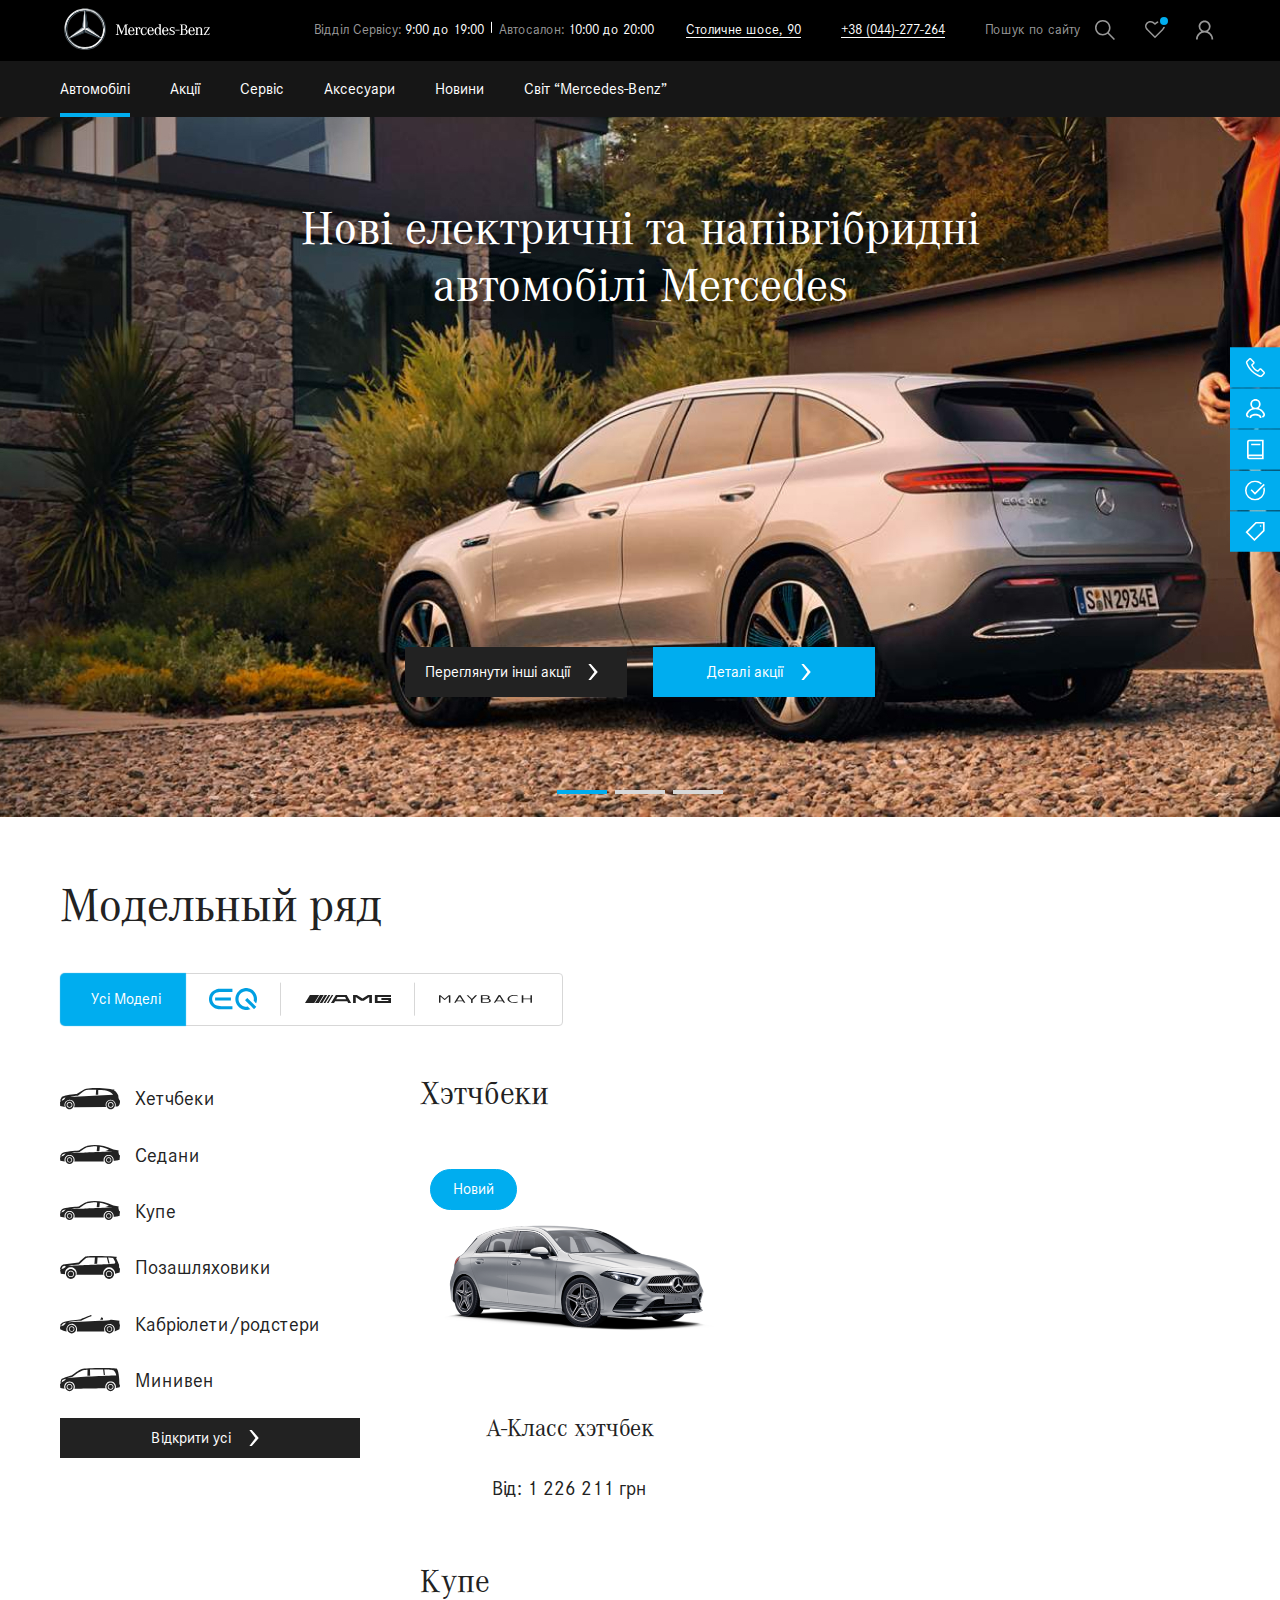
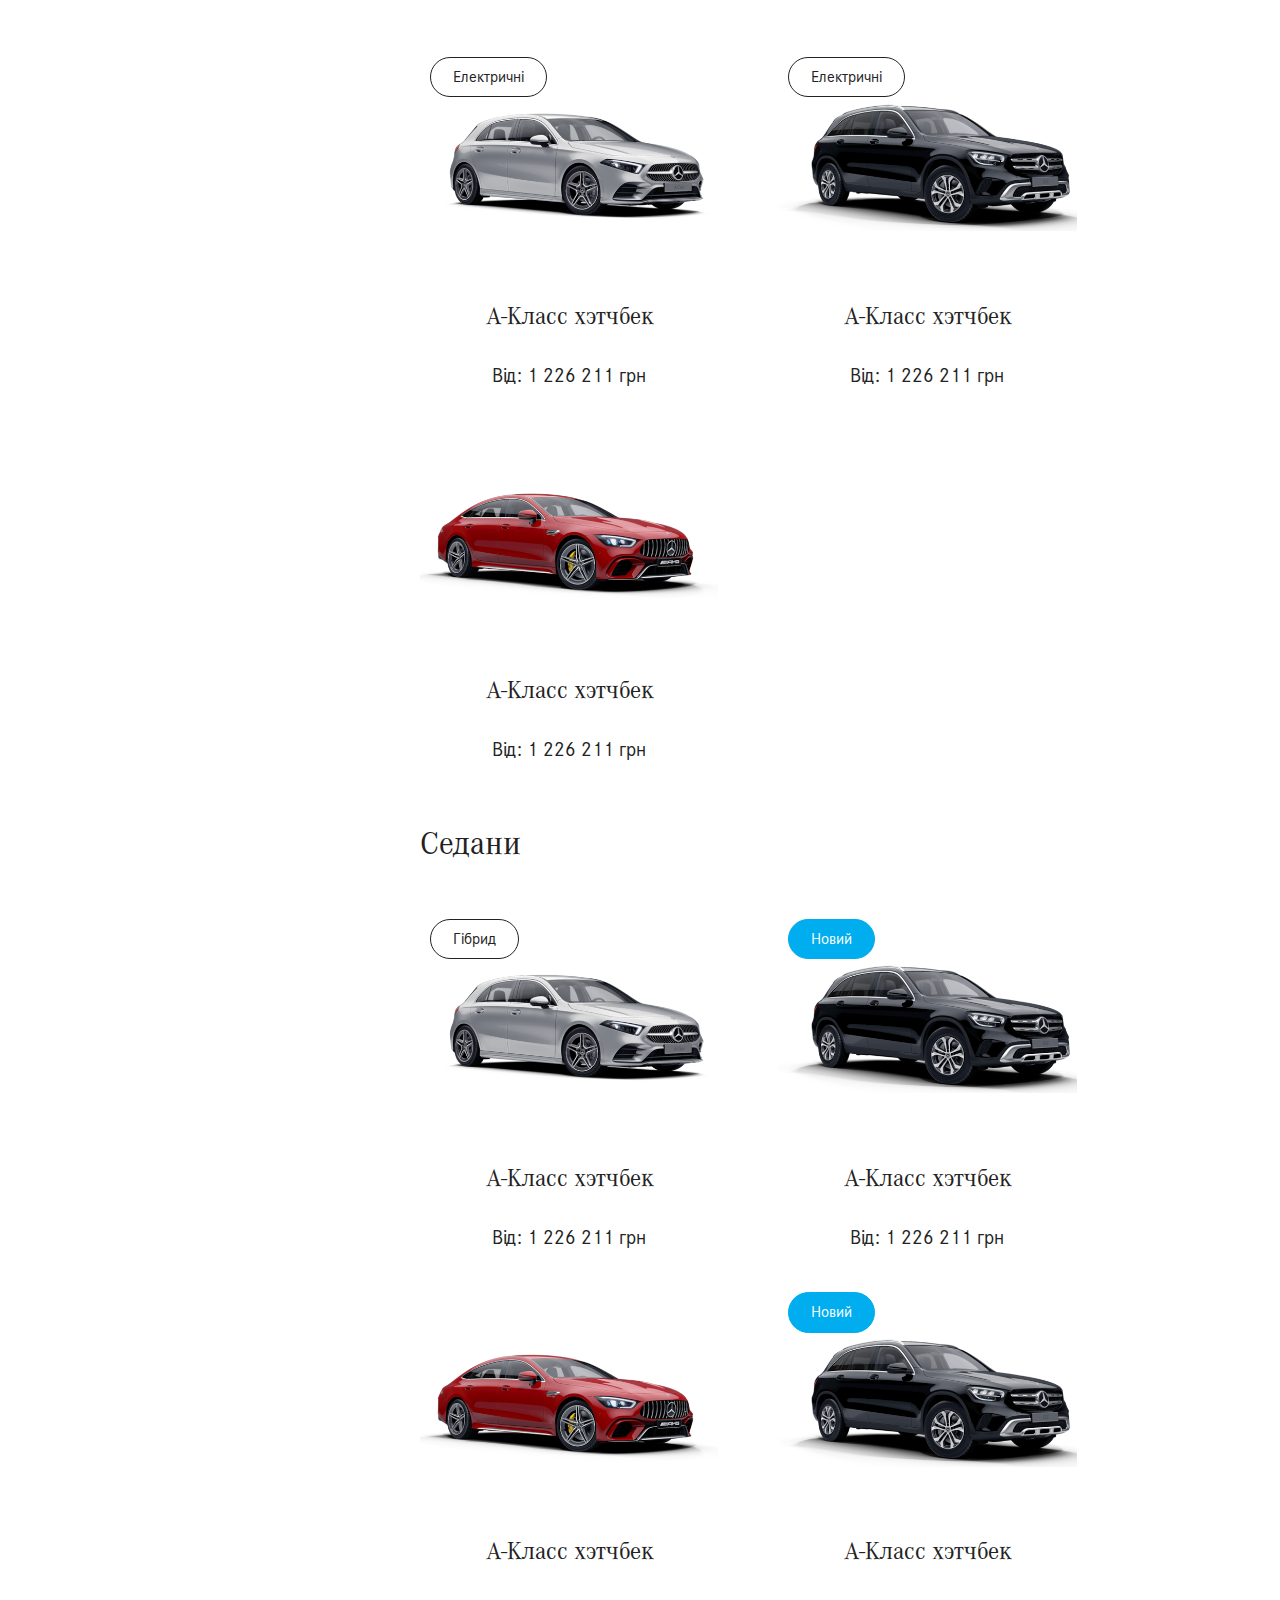
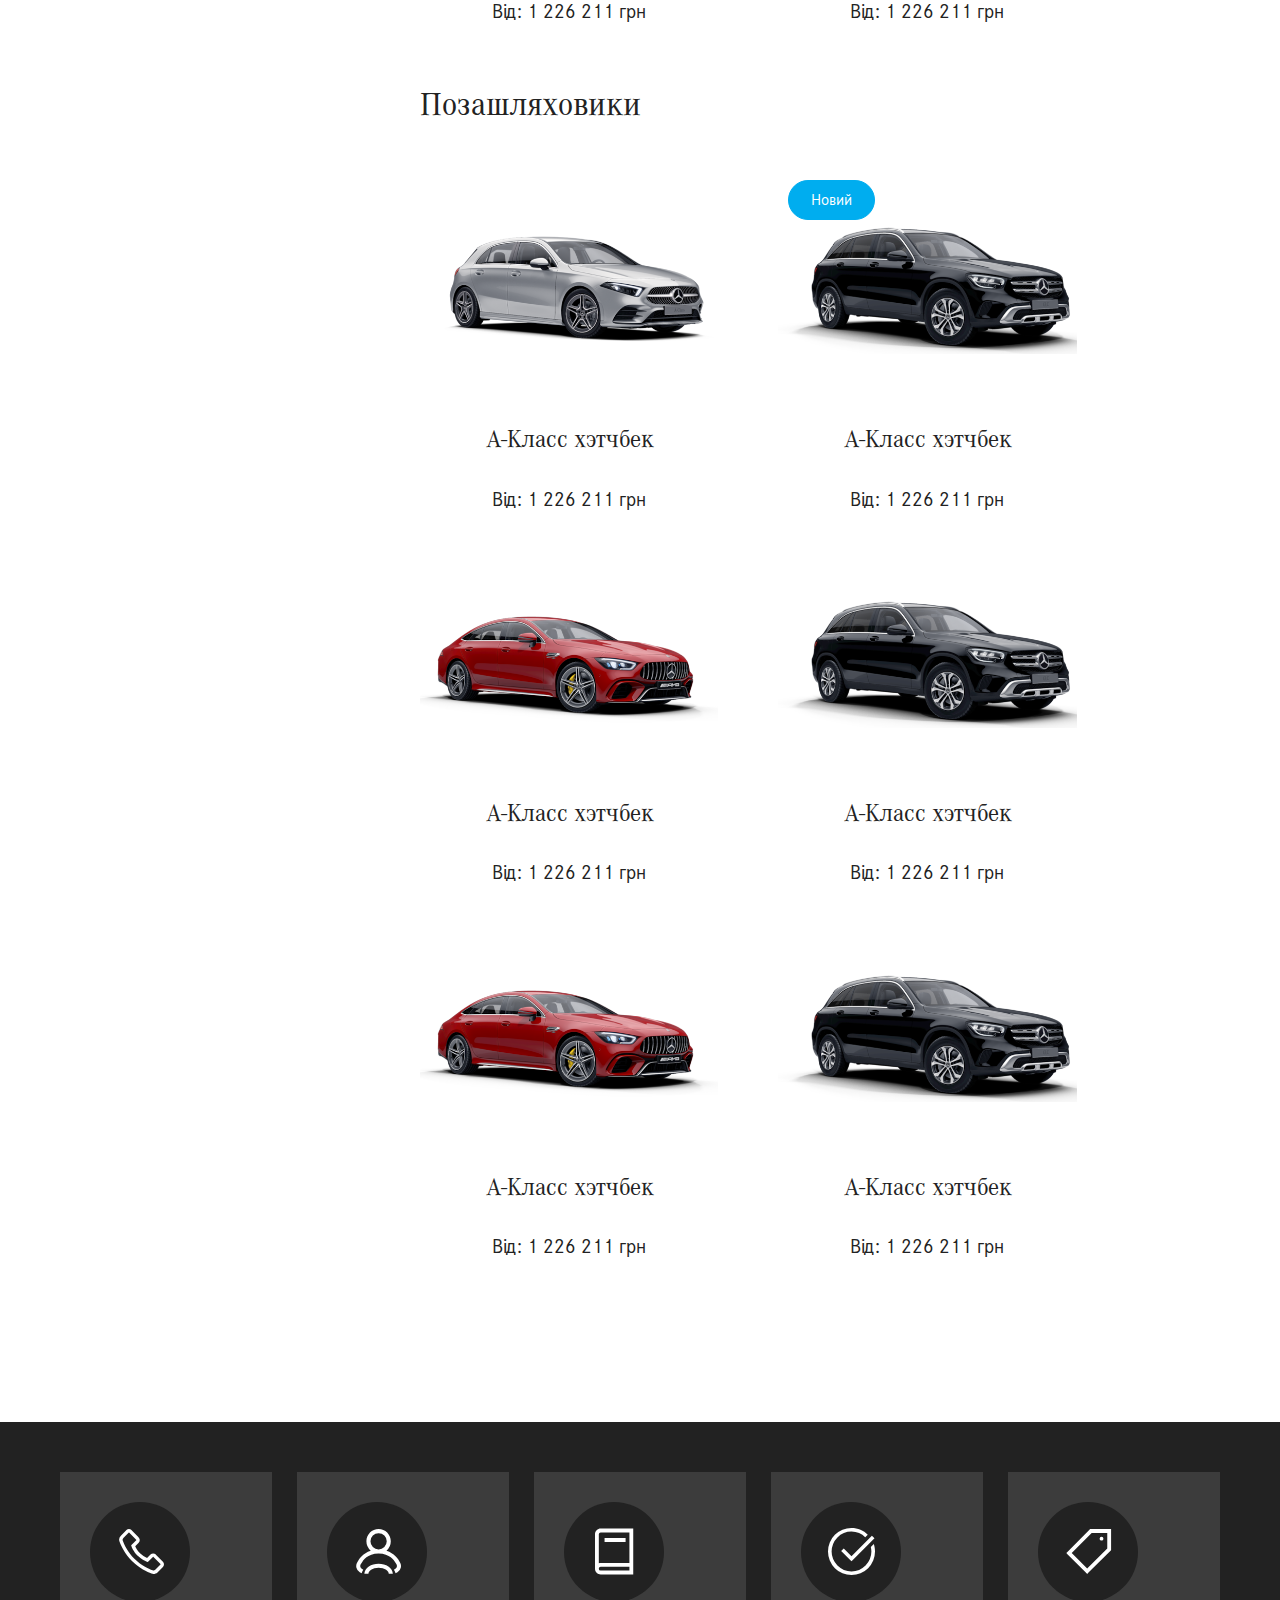
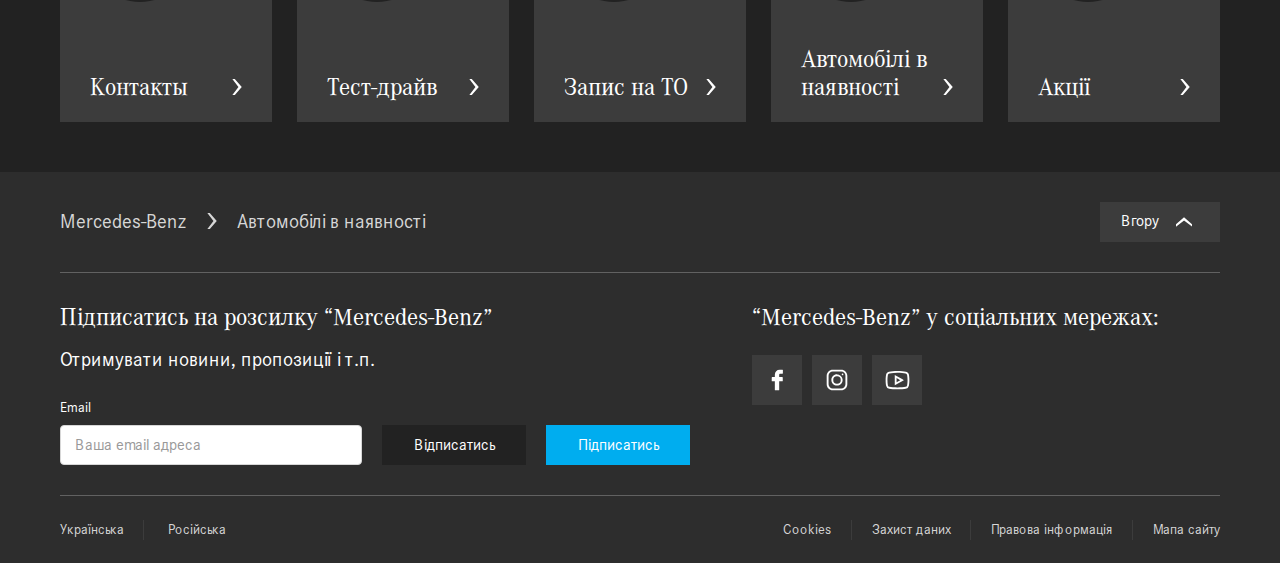
<file: index.html>
<!DOCTYPE html>
<html lang="ru">

<head>
	<meta charset="UTF-8">
	<meta name="viewport" content="width=device-width, user-scalable=no, initial-scale=1.0, maximum-scale=1.0, minimum-scale=1.0">
	<meta http-equiv="X-UA-Compatible" content="IE=edge">
	<meta name="format-detection" content="telephone=no">
	<title>Mercedes Benz</title>
	<meta name="description" content="">
	<meta name="keywords" content="">

	<!--== Preload Fonts -->
	<link rel="preload" href="fonts/CorporateA-Regular.woff2" as="font" type="font/woff" crossorigin="">
	<link rel="preload" href="fonts/CorporateS-Regular.woff2" as="font" type="font/woff" crossorigin="">

	<!--== favicon  -->
	<link rel="apple-touch-icon" sizes="180x180" href="favicon/apple-touch-icon.png">
	<link rel="icon" type="image/png" sizes="32x32" href="favicon/favicon-32x32.png">
	<link rel="icon" type="image/png" sizes="16x16" href="favicon/favicon-16x16.png">
	<link rel="manifest" href="favicon/site.webmanifest">
	<link rel="mask-icon" href="favicon/safari-pinned-tab.svg" color="#888888">
	<meta name="msapplication-TileColor" content="#000000">
	<meta name="theme-color" content="#000000">

	<link rel="stylesheet" href="css/vendor.css">
	<link rel="stylesheet" href="css/index.css">
</head>

<body class="body">
	<div class="site">
		<header class="site__header header">
			<div class="header__top">
				<div class="container">
					<a class="header__logo" href="/">
						<img src="images/mercedes-benz-logo.svg" alt="site logo">
					</a>

					<div class="header__info">
						<div class="header__worktime worktime">
							<div class="worktime__item">
								<span class="worktime__title">Відділ Сервісу:</span>
								<span class="worktime__time">9:00 до 19:00</span>
							</div>
							<div class="worktime__item">
								<span class="worktime__title">Автосалон:</span>
								<span class="worktime__time">10:00 до 20:00</span>
							</div>
						</div>
						
						<div class="header__address">Столичне шосе, 90</div>

						<a class="header__phone" href="tel:+38044277264">+38 (044)-277-264</a>
					</div>
					
					<div class="header__controll"> 
						<button class="button _icon header__search">
							Пошук по сайту
							<span class="icon">
								<svg class="icon-search">
									<use xlink:href="symbol/sprite.svg#icon-search"></use>
								</svg>
							</span>
						</button>

						<button class="button _icon _wishlist">
							<span class="icon">
								<svg class="icon-heart">
									<use xlink:href="symbol/sprite.svg#icon-heart"></use>
								</svg>
							</span>
						</button>
						<a class="button _icon js-popup" href="#popup-login">
							<span class="icon">
								<svg class="icon-user">
									<use xlink:href="symbol/sprite.svg#icon-user"></use>
								</svg>
							</span>
						</a>
					</div>

					<button class="button _icon button-burger">
						<span class="icon">
							<svg class="icon-burger">
								<use xlink:href="symbol/sprite.svg#icon-burger"></use>
							</svg>
							<svg class="icon-times">
								<use xlink:href="symbol/sprite.svg#icon-times"></use>
							</svg>
						</span>
					</button>
				</div>
			</div>
	
			<div class="header__nav">
				<div class="container">
					<nav class="menu">
	<ul class="menu__list">
		<li class="menu__item _has-submenu">
			<a href="#" class="menu__link _is-active">Автомобілі</a>

			<div class="submenu ">
				<header class="submenu__header">
					<h2 class="submenu__title">Автомобілі</h2>
					<button class="button _icon">
						<span class="icon">
							<svg class="icon-times">
								<use xlink:href="symbol/sprite.svg#icon-times"></use>
							</svg>
						</span>
					</button>
				</header>

				<ul class="submenu__list">
					<li class="submenu__item _has-submenu">
						<a href="#" class="submenu__link">
							<span class="submenu__link-text">Огляд модельного ряду </span>
							<span class="icon">
								<svg class="icon-arrow-next">
									<use xlink:href="symbol/sprite.svg#icon-arrow-next"></use>
								</svg>
							</span>
						</a>

						<div class="submenu">
							<header class="submenu__header">
								<button class="button _icon">
									<span class="icon">
										<svg class="icon-arrow-prev">
											<use xlink:href="symbol/sprite.svg#icon-arrow-prev"></use>
										</svg>
									</span>
								</button>
								<span class="submenu__title">Огляд модельного ряду</span>
							</header>

							<ul class="submenu__list">
								<li class="submenu__item _has-submenu">
									<a href="#" class="submenu__link">Підменю другого порядку #1</a>
								</li>
								<li class="submenu__item _has-submenu">
									<a href="#" class="submenu__link">Підменю другого порядку #2</a>
								</li>
								<li class="submenu__item _has-submenu">
									<a href="#" class="submenu__link">Підменю другого порядку #3</a>
								</li>
								<li class="submenu__item _has-submenu">
									<a href="#" class="submenu__link">Підменю другого порядку #4</a>
								</li>
								<li class="submenu__item _has-submenu">
									<a href="#" class="submenu__link">Підменю другого порядку #5</a>
								</li>
							</ul>
						</div>
					</li>
					<li class="submenu__item _has-submenu">
						<a href="#" class="submenu__link">
							<span class="submenu__link-text">Огляд модельного ряду </span>
							<span class="icon">
								<svg class="icon-arrow-next">
									<use xlink:href="symbol/sprite.svg#icon-arrow-next"></use>
								</svg>
							</span>
						</a>

						<div class="submenu">
							<header class="submenu__header">
								<button class="button _icon">
									<span class="icon">
										<svg class="icon-arrow-prev">
											<use xlink:href="symbol/sprite.svg#icon-arrow-prev"></use>
										</svg>
									</span>
								</button>
								<span class="submenu__title">Огляд модельного ряду</span>
							</header>

							<ul class="submenu__list">
								<li class="submenu__item _has-submenu">
									<a href="#" class="submenu__link">Підменю другого порядку #1</a>
								</li>
								<li class="submenu__item _has-submenu">
									<a href="#" class="submenu__link">Підменю другого порядку #2</a>
								</li>
								<li class="submenu__item _has-submenu">
									<a href="#" class="submenu__link">Підменю другого порядку #3</a>
								</li>
								<li class="submenu__item _has-submenu">
									<a href="#" class="submenu__link">Підменю другого порядку #4</a>
								</li>
								<li class="submenu__item _has-submenu">
									<a href="#" class="submenu__link">Підменю другого порядку #5</a>
								</li>
							</ul>
						</div>
					</li>
					<li class="submenu__item">
						<a href="#" class="submenu__link">
							<span class="submenu__link-text">Автомобілі в наявності</span>
						</a>
					</li>
					<li class="submenu__item">
						<a href="#" class="submenu__link">
							<span class="submenu__link-text">Акційні автомобілі</span>
						</a>
					</li>
					<li class="submenu__item">
						<a href="#" class="submenu__link">
							<span class="submenu__link-text">Тест-драйв</span>
						</a>
					</li>
					<li class="submenu__item">
						<a href="#" class="submenu__link">
							<span class="submenu__link-text">Порівняти автомобілі</span>
						</a>
					</li>
					<li class="submenu__item">
						<a href="#" class="submenu__link">
							<span class="submenu__link-text">Фінансові програми</span>
						</a>
					</li>
					<li class="submenu__item">
						<a href="#" class="submenu__link">
							<span class="submenu__link-text">Прайс-лист</span>
						</a>
					</li>
					<li class="submenu__item">
						<a href="#" class="submenu__link">
							<span class="submenu__link-text">Корпоративнi продажi</span>
						</a>
					</li>
				</ul>
			</div>
		</li>

		<li class="menu__item _has-submenu">
			<a href="#" class="menu__link">Акції</a>

			<div class="submenu">
				<header class="submenu__header">
					<h2 class="submenu__title">Аакції</h2>
					<button class="button _icon">
						<span class="icon">
							<svg class="icon-times">
								<use xlink:href="symbol/sprite.svg#icon-times"></use>
							</svg>
						</span>
					</button>
				</header>

				<ul class="submenu__list">
					<li class="submenu__item _has-submenu">
						<a href="#" class="submenu__link">
							<span class="submenu__link-text">Огляд модельного ряду </span>
							<span class="icon">
								<svg class="icon-arrow-next">
									<use xlink:href="symbol/sprite.svg#icon-arrow-next"></use>
								</svg>
							</span>
						</a>

						<div class="submenu">
							<header class="submenu__header">
								<button class="button _icon">
									<span class="icon">
										<svg class="icon-arrow-prev">
											<use xlink:href="symbol/sprite.svg#icon-arrow-prev"></use>
										</svg>
									</span>
								</button>
								<span class="submenu__title">Огляд модельного ряду</span>
							</header>

							<ul class="submenu__list">
								<li class="submenu__item _has-submenu">
									<a href="#" class="submenu__link">Підменю другого порядку #1</a>
								</li>
								<li class="submenu__item _has-submenu">
									<a href="#" class="submenu__link">Підменю другого порядку #2</a>
								</li>
								<li class="submenu__item _has-submenu">
									<a href="#" class="submenu__link">Підменю другого порядку #3</a>
								</li>
								<li class="submenu__item _has-submenu">
									<a href="#" class="submenu__link">Підменю другого порядку #4</a>
								</li>
								<li class="submenu__item _has-submenu">
									<a href="#" class="submenu__link">Підменю другого порядку #5</a>
								</li>
							</ul>
						</div>
					</li>
					<li class="submenu__item _has-submenu">
						<a href="#" class="submenu__link">
							<span class="submenu__link-text">Огляд модельного ряду </span>
							<span class="icon">
								<svg class="icon-arrow-next">
									<use xlink:href="symbol/sprite.svg#icon-arrow-next"></use>
								</svg>
							</span>
						</a>

						<div class="submenu">
							<header class="submenu__header">
								<button class="button _icon">
									<span class="icon">
										<svg class="icon-arrow-prev">
											<use xlink:href="symbol/sprite.svg#icon-arrow-prev"></use>
										</svg>
									</span>
								</button>
								<span class="submenu__title">Огляд модельного ряду</span>
							</header>

							<ul class="submenu__list">
								<li class="submenu__item _has-submenu">
									<a href="#" class="submenu__link">Підменю другого порядку #1</a>
								</li>
								<li class="submenu__item _has-submenu">
									<a href="#" class="submenu__link">Підменю другого порядку #2</a>
								</li>
								<li class="submenu__item _has-submenu">
									<a href="#" class="submenu__link">Підменю другого порядку #3</a>
								</li>
								<li class="submenu__item _has-submenu">
									<a href="#" class="submenu__link">Підменю другого порядку #4</a>
								</li>
								<li class="submenu__item _has-submenu">
									<a href="#" class="submenu__link">Підменю другого порядку #5</a>
								</li>
							</ul>
						</div>
					</li>
					<li class="submenu__item">
						<a href="#" class="submenu__link">
							<span class="submenu__link-text">Автомобілі в наявності</span>
						</a>
					</li>
					<li class="submenu__item">
						<a href="#" class="submenu__link">
							<span class="submenu__link-text">Акційні автомобілі</span>
						</a>
					</li>
					<li class="submenu__item">
						<a href="#" class="submenu__link">
							<span class="submenu__link-text">Тест-драйв</span>
						</a>
					</li>
					<li class="submenu__item">
						<a href="#" class="submenu__link">
							<span class="submenu__link-text">Порівняти автомобілі</span>
						</a>
					</li>
					<li class="submenu__item">
						<a href="#" class="submenu__link">
							<span class="submenu__link-text">Фінансові програми</span>
						</a>
					</li>
					<li class="submenu__item">
						<a href="#" class="submenu__link">
							<span class="submenu__link-text">Прайс-лист</span>
						</a>
					</li>
					<li class="submenu__item">
						<a href="#" class="submenu__link">
							<span class="submenu__link-text">Корпоративнi продажi</span>
						</a>
					</li>
				</ul>
			</div>
		</li>
		
		<li class="menu__item"><a href="#" class="menu__link">Сервіс</a></li>
		
		<li class="menu__item"><a href="#" class="menu__link">Аксесуари</a></li>
		<li class="menu__item"><a href="#" class="menu__link">Новини</a></li>
		<li class="menu__item"><a href="#" class="menu__link">Світ “Mercedes-Benz”</a></li>
	</ul>
</nav>
				</div>
			</div>

			<div class="header__mobile-nav mobile-nav js-mobile-nav" style="display: none;">
				<div class="mobile-nav__container">
					<nav class="m-menu">
	<ul class="m-menu__list">
		<li class="m-menu__item _submenu">
			<a href="#" class="m-menu__link">
				<span class="m-menu__link-text">Автомобілі</span>
				<span class="icon">
					<svg class="icon-arrow-next">
						<use xlink:href="symbol/sprite.svg#icon-arrow-next"></use>
					</svg>
				</span>
			</a>

			<div class="m-submenu">
				<header class="m-submenu__header">
					<button class="button _icon">
						<span class="icon">
							<svg class="icon-arrow-prev">
								<use xlink:href="symbol/sprite.svg#icon-arrow-prev"></use>
							</svg>
						</span>
					</button>
					<h2 class="m-submenu__title">Автомобілі</h2>
				</header>
				<div class="m-submenu__container">
					<ul class="m-submenu__list">
						<li class="m-submenu__item _submenu">
							<a href="#" class="m-submenu__link">
								<span class="m-submenu__link-text">Some menu item #</span>
								<span class="icon">
									<svg class="icon-arrow-next">
										<use xlink:href="symbol/sprite.svg#icon-arrow-next"></use>
									</svg>
								</span>
							</a>

							<div class="m-submenu">
								<header class="m-submenu__header">
									<button class="button _icon">
										<span class="icon">
											<svg class="icon-arrow-prev">
												<use xlink:href="symbol/sprite.svg#icon-arrow-prev"></use>
											</svg>
										</span>
									</button>
									<h2 class="m-submenu__title">Подменю третего уровня</h2>
								</header>
								<div class="m-submenu__container">
									<ul class="m-submenu__list">
										<li class="m-submenu__item">
											<a href="#" class="m-submenu__link">
												<span class="m-submenu__link-text">Some menu item #</span>
											</a>
										</li>
										<li class="m-submenu__item">
											<a href="#" class="m-submenu__link">
												<span class="m-submenu__link-text">Some menu item with long text #</span>
											</a>
										</li>
										<li class="m-submenu__item">
											<a href="#" class="m-submenu__link">
												<span class="m-submenu__link-text">Some menu item #</span>

											</a>
										</li>
										<li class="m-submenu__item">
											<a href="#" class="m-submenu__link">
												<span class="m-submenu__link-text">Some menu item #</span>

											</a>
										</li>
										<li class="m-submenu__item">
											<a href="#" class="m-submenu__link">
												<span class="m-submenu__link-text">Some menu item #</span>

											</a>
										</li>
										<li class="m-submenu__item">
											<a href="#" class="m-submenu__link">
												<span class="m-submenu__link-text">Some menu item #</span>

											</a>
										</li>
										<li class="m-submenu__item">
											<a href="#" class="m-submenu__link">
												<span class="m-submenu__link-text">Some menu item #</span>

											</a>
										</li>
										<li class="m-submenu__item">
											<a href="#" class="m-submenu__link">
												<span class="m-submenu__link-text">Some menu item #</span>

											</a>
										</li>
										<li class="m-submenu__item">
											<a href="#" class="m-submenu__link">
												<span class="m-submenu__link-text">Some menu item #</span>

											</a>
										</li>
									</ul>
								</div>
							</div>
						</li>
						<li class="m-submenu__item _submenu">
							<a href="#" class="m-submenu__link">
								<span class="m-submenu__link-text">Some menu item with long text #</span>
								<span class="icon">
									<svg class="icon-arrow-next">
										<use xlink:href="symbol/sprite.svg#icon-arrow-next"></use>
									</svg>
								</span>
							</a>

							<div class="m-submenu">
								<header class="m-submenu__header">
									<button class="button _icon">
										<span class="icon">
											<svg class="icon-arrow-prev">
												<use xlink:href="symbol/sprite.svg#icon-arrow-prev"></use>
											</svg>
										</span>
									</button>
									<h2 class="m-submenu__title">Подменю третего уровня</h2>
								</header>
								<div class="m-submenu__container">
									<ul class="m-submenu__list">
										<li class="m-submenu__item">
											<a href="#" class="m-submenu__link">
												<span class="m-submenu__link-text">Some menu item #</span>
											</a>
										</li>
										<li class="m-submenu__item">
											<a href="#" class="m-submenu__link">
												<span class="m-submenu__link-text">Some menu item with long text #</span>
											</a>
										</li>
										<li class="m-submenu__item">
											<a href="#" class="m-submenu__link">
												<span class="m-submenu__link-text">Some menu item #</span>

											</a>
										</li>
										<li class="m-submenu__item">
											<a href="#" class="m-submenu__link">
												<span class="m-submenu__link-text">Some menu item #</span>

											</a>
										</li>
										<li class="m-submenu__item">
											<a href="#" class="m-submenu__link">
												<span class="m-submenu__link-text">Some menu item #</span>

											</a>
										</li>
										<li class="m-submenu__item">
											<a href="#" class="m-submenu__link">
												<span class="m-submenu__link-text">Some menu item #</span>

											</a>
										</li>
										<li class="m-submenu__item">
											<a href="#" class="m-submenu__link">
												<span class="m-submenu__link-text">Some menu item #</span>

											</a>
										</li>
										<li class="m-submenu__item">
											<a href="#" class="m-submenu__link">
												<span class="m-submenu__link-text">Some menu item #</span>

											</a>
										</li>
										<li class="m-submenu__item">
											<a href="#" class="m-submenu__link">
												<span class="m-submenu__link-text">Some menu item #</span>

											</a>
										</li>
									</ul>
								</div>
							</div>
						</li>
						<li class="m-submenu__item">
							<a href="#" class="m-submenu__link">
								<span class="m-submenu__link-text">Some menu item #</span>

							</a>
						</li>
						<li class="m-submenu__item">
							<a href="#" class="m-submenu__link">
								<span class="m-submenu__link-text">Some menu item #</span>

							</a>
						</li>
						<li class="m-submenu__item">
							<a href="#" class="m-submenu__link">
								<span class="m-submenu__link-text">Some menu item #</span>

							</a>
						</li>
						<li class="m-submenu__item">
							<a href="#" class="m-submenu__link">
								<span class="m-submenu__link-text">Some menu item #</span>

							</a>
						</li>
						<li class="m-submenu__item">
							<a href="#" class="m-submenu__link">
								<span class="m-submenu__link-text">Some menu item #</span>

							</a>
						</li>
						<li class="m-submenu__item">
							<a href="#" class="m-submenu__link">
								<span class="m-submenu__link-text">Some menu item #</span>

							</a>
						</li>
						<li class="m-submenu__item">
							<a href="#" class="m-submenu__link">
								<span class="m-submenu__link-text">Some menu item #</span>

							</a>
						</li>
						<li class="m-submenu__item">
							<a href="#" class="m-submenu__link">
								<span class="m-submenu__link-text">Some menu item #</span>

							</a>
						</li>
						<li class="m-submenu__item">
							<a href="#" class="m-submenu__link">
								<span class="m-submenu__link-text">Some menu item #</span>

							</a>
						</li>
						<li class="m-submenu__item">
							<a href="#" class="m-submenu__link">
								<span class="m-submenu__link-text">Some menu item #</span>

							</a>
						</li>
						<li class="m-submenu__item">
							<a href="#" class="m-submenu__link">
								<span class="m-submenu__link-text">Some menu item #</span>

							</a>
						</li>
						<li class="m-submenu__item">
							<a href="#" class="m-submenu__link">
								<span class="m-submenu__link-text">Some menu item #</span>

							</a>
						</li>
						<li class="m-submenu__item">
							<a href="#" class="m-submenu__link">
								<span class="m-submenu__link-text">Some menu item #</span>

							</a>
						</li>
					</ul>
				</div>
			</div>	
		</li>
		<li class="m-menu__item">
			<a href="#" class="m-menu__link">
				<span class="m-menu__link-text">Акції</span>
			</a>
		</li>
		<li class="m-menu__item _submenu">
			<a href="#" class="m-menu__link">
				<span class="m-menu__link-text">Сервіс</span>
				<span class="icon">
					<svg class="icon-arrow-next">
						<use xlink:href="symbol/sprite.svg#icon-arrow-next"></use>
					</svg>
				</span>
			</a>

			<div class="m-submenu">
				<header class="m-submenu__header">
					<button class="button _icon">
						<span class="icon">
							<svg class="icon-arrow-prev">
								<use xlink:href="symbol/sprite.svg#icon-arrow-prev"></use>
							</svg>
						</span>
					</button>
					<h2 class="m-submenu__title">Сервіс</h2>
				</header>
				<div class="m-submenu__container">
					<ul class="m-submenu__list">
						<li class="m-submenu__item _submenu">
							<a href="#" class="m-submenu__link">
								<span class="m-submenu__link-text">Some menu item #</span>
								<span class="icon">
									<svg class="icon-arrow-next">
										<use xlink:href="symbol/sprite.svg#icon-arrow-next"></use>
									</svg>
								</span>
							</a>

							<div class="m-submenu">
								<header class="m-submenu__header">
									<button class="button _icon">
										<span class="icon">
											<svg class="icon-arrow-prev">
												<use xlink:href="symbol/sprite.svg#icon-arrow-prev"></use>
											</svg>
										</span>
									</button>
									<h2 class="m-submenu__title">Подменю третего уровня</h2>
								</header>
								<div class="m-submenu__container">
									<ul class="m-submenu__list">
										<li class="m-submenu__item">
											<a href="#" class="m-submenu__link">
												<span class="m-submenu__link-text">Some menu item #</span>
											</a>
										</li>
										<li class="m-submenu__item">
											<a href="#" class="m-submenu__link">
												<span class="m-submenu__link-text">Some menu item with long text #</span>
											</a>
										</li>
										<li class="m-submenu__item">
											<a href="#" class="m-submenu__link">
												<span class="m-submenu__link-text">Some menu item #</span>

											</a>
										</li>
										<li class="m-submenu__item">
											<a href="#" class="m-submenu__link">
												<span class="m-submenu__link-text">Some menu item #</span>

											</a>
										</li>
										<li class="m-submenu__item">
											<a href="#" class="m-submenu__link">
												<span class="m-submenu__link-text">Some menu item #</span>

											</a>
										</li>
										<li class="m-submenu__item">
											<a href="#" class="m-submenu__link">
												<span class="m-submenu__link-text">Some menu item #</span>

											</a>
										</li>
										<li class="m-submenu__item">
											<a href="#" class="m-submenu__link">
												<span class="m-submenu__link-text">Some menu item #</span>

											</a>
										</li>
										<li class="m-submenu__item">
											<a href="#" class="m-submenu__link">
												<span class="m-submenu__link-text">Some menu item #</span>

											</a>
										</li>
										<li class="m-submenu__item">
											<a href="#" class="m-submenu__link">
												<span class="m-submenu__link-text">Some menu item #</span>

											</a>
										</li>
									</ul>
								</div>
							</div>
						</li>
						<li class="m-submenu__item _submenu">
							<a href="#" class="m-submenu__link">
								<span class="m-submenu__link-text">Some menu item with long text #</span>
								<span class="icon">
									<svg class="icon-arrow-next">
										<use xlink:href="symbol/sprite.svg#icon-arrow-next"></use>
									</svg>
								</span>
							</a>

							<div class="m-submenu">
								<header class="m-submenu__header">
									<button class="button _icon">
										<span class="icon">
											<svg class="icon-arrow-prev">
												<use xlink:href="symbol/sprite.svg#icon-arrow-prev"></use>
											</svg>
										</span>
									</button>
									<h2 class="m-submenu__title">Подменю третего уровня</h2>
								</header>
								<div class="m-submenu__container">
									<ul class="m-submenu__list">
										<li class="m-submenu__item">
											<a href="#" class="m-submenu__link">
												<span class="m-submenu__link-text">Some menu item #</span>
											</a>
										</li>
										<li class="m-submenu__item">
											<a href="#" class="m-submenu__link">
												<span class="m-submenu__link-text">Some menu item with long text #</span>
											</a>
										</li>
										<li class="m-submenu__item">
											<a href="#" class="m-submenu__link">
												<span class="m-submenu__link-text">Some menu item #</span>

											</a>
										</li>
										<li class="m-submenu__item">
											<a href="#" class="m-submenu__link">
												<span class="m-submenu__link-text">Some menu item #</span>

											</a>
										</li>
										<li class="m-submenu__item">
											<a href="#" class="m-submenu__link">
												<span class="m-submenu__link-text">Some menu item #</span>

											</a>
										</li>
										<li class="m-submenu__item">
											<a href="#" class="m-submenu__link">
												<span class="m-submenu__link-text">Some menu item #</span>

											</a>
										</li>
										<li class="m-submenu__item">
											<a href="#" class="m-submenu__link">
												<span class="m-submenu__link-text">Some menu item #</span>

											</a>
										</li>
										<li class="m-submenu__item">
											<a href="#" class="m-submenu__link">
												<span class="m-submenu__link-text">Some menu item #</span>

											</a>
										</li>
										<li class="m-submenu__item">
											<a href="#" class="m-submenu__link">
												<span class="m-submenu__link-text">Some menu item #</span>

											</a>
										</li>
									</ul>
								</div>
							</div>
						</li>
						<li class="m-submenu__item">
							<a href="#" class="m-submenu__link">
								<span class="m-submenu__link-text">Some menu item #</span>

							</a>
						</li>
					</ul>
				</div>
			</div>	
		</li>
		<li class="m-menu__item">
			<a href="#" class="m-menu__link">
				<span class="m-menu__link-text">Аксесуари</span>
			</a>
		</li>
		<li class="m-menu__item">
			<a href="#" class="m-menu__link">
				<span class="m-menu__link-text">Новини</span>
			</a>
		</li>
		<li class="m-menu__item">
			<a href="#" class="m-menu__link">
				<span class="m-menu__link-text">Світ “Mercedes-Benz”</span>
			</a>
		</li>
		<li class="m-menu__item">
			<a href="#" class="m-menu__link">
				<span class="m-menu__link-text">Lorem ipsum dolor sit, amet consectetur adipisicing elit. </span>
			</a>
		</li>
		<li class="m-menu__item">
			<a href="#" class="m-menu__link">
				<span class="m-menu__link-text">Lorem ipsum dolor sit, amet consectetur adipisicing elit. </span>
			</a>
		</li>
		<li class="m-menu__item">
			<a href="#" class="m-menu__link">
				<span class="m-menu__link-text">Lorem ipsum dolor sit, amet consectetur adipisicing elit. </span>
			</a>
		</li>
		<li class="m-menu__item">
			<a href="#" class="m-menu__link">
				<span class="m-menu__link-text">Lorem ipsum dolor sit, amet consectetur adipisicing elit. </span>
			</a>
		</li>
		<li class="m-menu__item">
			<a href="#" class="m-menu__link">
				<span class="m-menu__link-text">Lorem ipsum dolor sit, amet consectetur adipisicing elit. </span>
			</a>
		</li>
	</ul>
</nav>

				</div>
				
				<footer class="mobile-nav__footer">
					<button class="button">
						<span class="icon icon-down-double">
							<svg class="icon-arrow-next">
								<use xlink:href="symbol/sprite.svg#icon-arrow-next"></use>
							</svg>
							<svg class="icon-arrow-next">
								<use xlink:href="symbol/sprite.svg#icon-arrow-next"></use>
							</svg>
						</span>
					</button>
				</footer>
			</div>
		</header>
		

	<section class="section">
		<div class="main-slider swiper-container">
			<div class="main-slider__wrapper swiper-wrapper">
				<div class="main-slider__slide swiper-slide">
					<div class="main-slider__media">
						<img src="images/slider-slide-01.jpg" alt="">
					</div>
					<div class="main-slider__content">
						<div class="container">
							<h2 class="main-slider__title">Нові електричні та напівгібридні автомобілі Mercedes</h2>
						</div>
					</div>

					<div class="main-slider__footer">
						<div class="container">
							<a href="#" class="button button-primary _dark _icon-right" >
								Переглянути інші акції
								<span class="icon">
									<svg class="icon-arrow-next">
										<use xlink:href="symbol/sprite.svg#icon-arrow-next"></use>
									</svg>
								</span>
							</a>

							<a href="#" class="button button-primary _icon-right" >
								Деталі акції
								<span class="icon">
									<svg class="icon-arrow-next">
										<use xlink:href="symbol/sprite.svg#icon-arrow-next"></use>
									</svg>
								</span>
							</a>
						</div>
					</div>
				</div>
				<div class="main-slider__slide swiper-slide">
					<div class="main-slider__media">
						<img src="images/slider-slide-01.jpg" alt="">
					</div>
					<div class="main-slider__content">
						<div class="container">
							<h2 class="main-slider__title">Нові електричні та напівгібридні автомобілі Mercedes</h2>
						</div>
					</div>

					<div class="main-slider__footer">
						<div class="container">
							<a href="#" class="button button-primary _dark _icon-right" >
								Переглянути інші акції
								<span class="icon">
									<svg class="icon-arrow-next">
										<use xlink:href="symbol/sprite.svg#icon-arrow-next"></use>
									</svg>
								</span>
							</a>

							<a href="#" class="button button-primary _icon-right" >
								Деталі акції
								<span class="icon">
									<svg class="icon-arrow-next">
										<use xlink:href="symbol/sprite.svg#icon-arrow-next"></use>
									</svg>
								</span>
							</a>
						</div>
					</div>
				</div>
				<div class="main-slider__slide swiper-slide">
					<div class="main-slider__media">
						<img src="images/slider-slide-01.jpg" alt="">
					</div>
					<div class="main-slider__content">
						<div class="container">
							<h2 class="main-slider__title">Нові електричні та напівгібридні автомобілі Mercedes</h2>
						</div>
					</div>

					<div class="main-slider__footer">
						<div class="container">
							<a href="#" class="button button-primary _dark _icon-right" >
								Переглянути інші акції
								<span class="icon">
									<svg class="icon-arrow-next">
										<use xlink:href="symbol/sprite.svg#icon-arrow-next"></use>
									</svg>
								</span>
							</a>

							<a href="#" class="button button-primary _icon-right" >
								Деталі акції
								<span class="icon">
									<svg class="icon-arrow-next">
										<use xlink:href="symbol/sprite.svg#icon-arrow-next"></use>
									</svg>
								</span>
							</a>
						</div>
					</div>
				</div>
			</div>

			<div class="main-slider__pagination"></div>
		</div>
	</section>
	<section class="front-catalog">
		<header class="front-catalog__header">
			<div class="container">
				<h2 class="front-catalog__title">Модельный ряд</h2>
			</div>
		</header>

		<div class="front-catalog__model-sort model-sort">
			<div class="container">
				<div class="model-sort__content">
					<ul class="model-sort__list">
						<li class="model-sort__item">
							<button class="button model-sort__button _is-active" data-model-sort-label="Усі Моделі">Усі Моделі</button>
						</li>
						<li class="model-sort__item">
							<button class="button model-sort__button" data-model-sort-label="EQ Electric Intelligence">
								<svg width="48" height="22" viewBox="0 0 48 22" fill="none" xmlns="http://www.w3.org/2000/svg">
									<path d="M17.2435 0.688027C19.2449 0.688027 21.2621 0.688027 23.2635 0.688027C23.295 0.688027 23.3108 0.688027 23.3423 0.688027C23.4211 0.672027 23.4526 0.720026 23.4368 0.800026C23.4368 0.816026 23.4368 0.832027 23.4368 0.848027C23.4368 1.82403 23.4368 2.78403 23.4368 3.76003C23.4368 3.90403 23.4368 3.90403 23.2793 3.90403C19.6704 3.90403 16.0773 3.90403 12.4684 3.90403C11.7908 3.90403 11.1289 3.93603 10.467 4.00003C9.61603 4.09603 8.78079 4.24003 7.97708 4.49603C7.36247 4.68803 6.77938 4.94403 6.22781 5.28003C5.72351 5.58403 5.31377 5.98403 4.93555 6.43203C4.63613 6.78403 4.36822 7.13603 4.13183 7.53603C3.84817 8.01603 3.61178 8.52803 3.43843 9.07203C3.20204 9.82403 3.12324 10.576 3.15476 11.36C3.18628 11.92 3.28084 12.48 3.45419 13.024C3.83241 14.24 4.52581 15.264 5.42409 16.144C5.81807 16.528 6.27508 16.816 6.76362 17.056C7.56734 17.456 8.41833 17.696 9.30085 17.856C10.3094 18.032 11.318 18.112 12.3424 18.128C15.9827 18.144 19.6231 18.128 23.2635 18.144C23.4368 18.144 23.4211 18.144 23.4368 18.32C23.4368 19.28 23.4368 20.24 23.4368 21.184C23.4368 21.344 23.4368 21.344 23.2793 21.344C20.9311 21.344 18.583 21.344 16.2349 21.344C14.7378 21.344 13.2564 21.344 11.7593 21.344C10.9556 21.344 10.1518 21.264 9.34813 21.136C8.68624 21.024 8.04011 20.896 7.40974 20.704C6.70058 20.496 6.02294 20.24 5.36105 19.904C4.66764 19.552 4.00576 19.152 3.43843 18.624C2.88686 18.128 2.41408 17.584 1.95706 16.992C1.46853 16.352 1.05879 15.68 0.743607 14.928C0.475701 14.288 0.28659 13.632 0.160517 12.944C0.0344431 12.224 -0.0128344 11.488 0.00292477 10.752C0.018684 9.77603 0.160517 8.81603 0.459942 7.88803C0.633293 7.32803 0.88544 6.78403 1.16911 6.27203C1.54733 5.58403 2.03586 4.96003 2.54015 4.36803C3.12324 3.69603 3.76937 3.10403 4.54157 2.64003C5.17194 2.25603 5.84958 1.93603 6.54299 1.68003C7.1576 1.45603 7.80372 1.26403 8.43409 1.12003C9.01718 0.992026 9.60027 0.896027 10.1834 0.832027C11.7593 0.656027 13.351 0.736026 14.9269 0.720026C15.7148 0.672026 16.4713 0.688027 17.2435 0.688027Z" fill="#009FE2"/>
									<path d="M37.2104 22C36.4854 22 35.7763 21.936 35.0671 21.792C33.7433 21.52 32.5141 21.024 31.3795 20.272C30.6545 19.808 30.0084 19.248 29.4096 18.624C28.9525 18.144 28.5428 17.616 28.1646 17.056C27.7076 16.368 27.3451 15.632 27.0614 14.848C26.9039 14.4 26.762 13.952 26.6517 13.488C26.5099 12.816 26.4153 12.144 26.3838 11.472C26.368 10.928 26.3838 10.368 26.4311 9.824C26.4941 9.216 26.6044 8.624 26.762 8.048C26.9826 7.232 27.2978 6.464 27.6918 5.728C27.9755 5.216 28.2907 4.72 28.6531 4.256C29.0156 3.776 29.4253 3.328 29.8666 2.912C30.5285 2.288 31.2691 1.76 32.0729 1.312C32.5614 1.056 33.0499 0.831999 33.57 0.639999C34.1058 0.447999 34.6416 0.304 35.1932 0.192C35.9181 0.0480001 36.6588 0 37.3837 0C37.9038 0 38.4081 0.0639996 38.9124 0.144C39.653 0.272 40.378 0.464 41.0714 0.736C41.8278 1.024 42.5212 1.408 43.1989 1.856C43.8607 2.304 44.4596 2.816 45.0112 3.408C45.7676 4.224 46.398 5.136 46.8865 6.144C47.2805 6.976 47.5799 7.824 47.769 8.736C47.8793 9.312 47.9581 9.888 47.9897 10.464C48.0054 10.896 48.0054 11.344 47.9739 11.776C47.9581 12.192 47.8951 12.608 47.8163 13.008C47.706 13.616 47.5484 14.224 47.3278 14.816C47.2805 14.944 47.2332 15.072 47.1859 15.2C47.1544 15.296 47.1229 15.296 47.0599 15.232C46.6344 14.784 46.1931 14.352 45.7676 13.904C45.4209 13.552 45.0742 13.2 44.7117 12.832C44.6645 12.784 44.6487 12.752 44.6645 12.688C44.8536 11.824 44.8851 10.96 44.7905 10.096C44.7117 9.44 44.5699 8.816 44.3335 8.192C43.9868 7.296 43.514 6.496 42.8679 5.776C42.2375 5.072 41.4969 4.496 40.6616 4.048C40.0943 3.76 39.4954 3.536 38.8651 3.392C38.1874 3.232 37.494 3.168 36.8006 3.2C36.0284 3.248 35.272 3.392 34.5471 3.664C33.8537 3.92 33.2075 4.272 32.6244 4.72C31.9468 5.232 31.3795 5.84 30.8909 6.544C30.5127 7.104 30.1975 7.696 29.9769 8.336C29.7405 8.992 29.5987 9.68 29.5514 10.384C29.5041 10.976 29.5199 11.552 29.6144 12.144C29.7405 12.992 29.9927 13.776 30.3709 14.544C30.8752 15.552 31.5528 16.384 32.4196 17.088C33.2863 17.808 34.2792 18.288 35.3665 18.56C36.2491 18.784 37.1473 18.832 38.0614 18.736C38.3135 18.704 38.5657 18.672 38.8178 18.608C38.8966 18.592 38.9596 18.608 39.0069 18.672C39.7791 19.472 40.5671 20.256 41.3393 21.056C41.4181 21.136 41.3866 21.152 41.3078 21.184C40.6931 21.44 40.0785 21.632 39.4324 21.776C38.6917 21.92 37.951 22 37.2104 22Z" fill="#009FE2"/>
									<path d="M13.9813 12.608C11.4126 12.608 8.84382 12.608 6.27507 12.608C6.24356 12.608 6.21204 12.608 6.18052 12.608C6.11748 12.608 6.10172 12.592 6.10172 12.528C6.10172 12.416 6.10172 12.304 6.10172 12.192C6.10172 11.312 6.10172 10.432 6.10172 9.55202C6.10172 9.39202 6.10172 9.39202 6.25932 9.39202C9.61602 9.39202 12.9727 9.39202 16.3452 9.39202C18.1102 9.39202 19.891 9.39202 21.656 9.39202C21.924 9.39202 21.8767 9.37602 21.8767 9.61602C21.8767 10.56 21.8767 11.52 21.8767 12.464C21.8767 12.608 21.8767 12.608 21.7348 12.608C19.1346 12.608 16.5658 12.608 13.9813 12.608Z" fill="#009FE2"/>
									<path d="M47.2017 18.96C47.1859 18.976 47.1702 19.008 47.1544 19.024C46.461 19.728 45.7676 20.416 45.09 21.12C45.0112 21.2 44.9639 21.184 44.8851 21.104C44.365 20.576 43.8607 20.048 43.3407 19.536C42.4582 18.64 41.5757 17.728 40.6931 16.832C40.0943 16.224 39.4797 15.6 38.8808 14.992C37.9668 14.064 37.0685 13.136 36.1545 12.208C36.0915 12.144 36.1072 12.112 36.1545 12.064C36.6903 11.52 37.2261 10.976 37.7619 10.432C37.9195 10.272 38.0929 10.096 38.2505 9.936C38.2977 9.872 38.345 9.888 38.3923 9.936C38.9754 10.528 39.5585 11.12 40.1416 11.712C40.4568 12.032 40.7719 12.352 41.0871 12.672C41.6072 13.2 42.1272 13.728 42.663 14.272C43.4983 15.136 44.3493 15.984 45.1845 16.848C45.8464 17.52 46.5083 18.192 47.1702 18.864C47.1702 18.896 47.2017 18.912 47.2017 18.96Z" fill="#009FE2"/>
								</svg>
							</button>
						</li>
						<li class="model-sort__item">
							<button class="button model-sort__button" data-model-sort-label="AMG">
								<svg width="86" height="8" viewBox="0 0 86 8" fill="none" xmlns="http://www.w3.org/2000/svg">
									<path fill-rule="evenodd" clip-rule="evenodd" d="M0 8H9.3011L14.1705 0.0347612H4.90567L0 8ZM18.7121 0.0347612H14.9335L10.0283 8H13.8436L18.7121 0.0347612ZM14.7519 8H17.2949L22.1638 0.0347612H19.6204L14.7519 8ZM18.5305 8H20.3834L25.3245 0.0347612H23.3989L18.5305 8ZM28.3037 0.0347612H26.7417L21.8728 8H23.4352L28.3037 0.0347612ZM86 1.91287V0H69.8681V7.9648H86V3.02574H76.3721V4.93861H83.3472V5.98196H72.5568V1.91287H86ZM64.2361 2.01716V7.9648H66.9253V0H62.9651L57.5152 3.5824L51.8837 0H48.0684V7.9648H50.7575V2.01716L56.0254 5.70429H58.7508L64.2361 2.01716ZM46.1433 7.9648L41.6743 0H30.8834L25.9786 7.9648H29.0304L30.084 6.2605H42.2553L43.2004 7.9648H46.1433ZM40.0755 1.91287L41.2017 4.2077H31.1744L32.4821 1.91287H40.0755Z" fill="#222222"/>
								</svg>
							</button>
						</li>
						<li class="model-sort__item">
							<button class="button model-sort__button" data-model-sort-label="Maybach">
								<svg width="93" height="8" viewBox="0 0 93 8" fill="none" xmlns="http://www.w3.org/2000/svg">
									<path d="M41.8912 3.9794C41.8912 2.83896 41.8912 1.67425 41.8912 0.533811C41.8912 0.194104 41.9427 0.145574 42.3031 0.145574C44.1312 0.145574 45.9593 0.121309 47.8131 0.145574C48.7143 0.145574 49.5382 0.363959 50.1819 1.04337C50.8513 1.74705 50.7998 2.66911 50.1046 3.34852C49.8987 3.54264 49.9244 3.59117 50.1819 3.71249C50.7998 3.95514 51.3148 4.31911 51.598 4.90146C51.9842 5.67793 51.7525 6.5272 51.0316 7.10955C50.4394 7.57058 49.7699 7.81323 48.9975 7.81323C46.7575 7.81323 44.5174 7.81323 42.3031 7.81323C41.9942 7.81323 41.9427 7.7647 41.9427 7.47352C41.8912 6.30882 41.8912 5.14411 41.8912 3.9794ZM46.1653 4.19779C45.3928 4.19779 44.6462 4.19779 43.8737 4.19779C43.5133 4.19779 43.4618 4.24631 43.4618 4.58602C43.4618 5.31396 43.4618 6.0419 43.4618 6.76984C43.4618 7.06102 43.539 7.10955 43.8223 7.10955C45.3671 7.10955 46.8862 7.10955 48.4311 7.10955C48.8173 7.10955 49.2035 7.01249 49.5382 6.76984C50.3879 6.18749 50.4909 5.2897 49.6669 4.61029C49.2807 4.29484 48.843 4.17352 48.3281 4.17352C47.6329 4.19778 46.8862 4.19779 46.1653 4.19779ZM45.6761 0.897782C45.0581 0.897782 44.4402 0.897782 43.8223 0.897782C43.539 0.897782 43.4618 0.94631 43.4618 1.23749C43.4618 1.89263 43.4618 2.52352 43.4618 3.17866C43.4618 3.39705 43.539 3.51837 43.7965 3.51837C45.0066 3.51837 46.191 3.54264 47.4012 3.51837C48.0963 3.49411 48.6628 3.20293 49.0232 2.62058C49.1777 2.35367 49.1777 2.08675 49.0232 1.81984C48.637 1.21322 48.0963 0.922048 47.3497 0.922048C46.7832 0.897783 46.2168 0.897782 45.6761 0.897782Z" fill="#222222"/>
									<path d="M9.78405 1.60145C9.57807 1.7713 9.37209 1.91689 9.19186 2.08674C8.08472 3.05733 7.00332 4.00365 5.89618 4.97424C5.71595 5.11983 5.61296 5.09557 5.45847 4.97424C4.48007 4.12498 3.50166 3.27571 2.549 2.42645C2.26578 2.1838 1.98256 1.94115 1.69934 1.69851C1.67359 1.67424 1.5706 1.64998 1.54485 1.64998C1.49336 1.67424 1.46761 1.74703 1.46761 1.79556C1.46761 1.91689 1.46761 2.06248 1.46761 2.1838C1.46761 3.95513 1.46761 5.70219 1.46761 7.47351C1.46761 7.74042 1.39037 7.81322 1.10714 7.81322C0.849668 7.81322 0.566445 7.81322 0.30897 7.81322C0.10299 7.81322 0 7.71616 0 7.52204C0 7.40072 0 7.25513 0 7.1338C0 4.92571 0 2.71762 0 0.533799C0 0.194092 0.0514951 0.145561 0.41196 0.145561C0.61794 0.145561 0.82392 0.169826 1.0299 0.145561C1.36462 0.121297 1.59635 0.218358 1.82807 0.436741C2.88372 1.38307 3.96512 2.32939 5.02076 3.27571C5.17525 3.4213 5.35548 3.56689 5.53571 3.66395C5.61296 3.71248 5.76744 3.68821 5.81894 3.63968C6.53987 3.0088 7.2608 2.35365 7.98173 1.72277C8.52242 1.23747 9.08887 0.776447 9.62957 0.315417C9.70681 0.242623 9.83555 0.194092 9.93854 0.169828C10.3248 0.145563 10.711 0.145563 11.1229 0.169828C11.2774 0.169828 11.3804 0.266888 11.3804 0.436741C11.3804 0.558065 11.3804 0.703651 11.3804 0.824974C11.3804 3.03306 11.3804 5.24116 11.3804 7.44925C11.3804 7.76469 11.3289 7.81322 10.9942 7.81322C10.7367 7.81322 10.4792 7.81322 10.2218 7.81322C9.96429 7.81322 9.88704 7.71616 9.88704 7.49777C9.88704 7.03674 9.88704 6.57571 9.88704 6.09042C9.88704 4.68307 9.88704 3.25145 9.91279 1.84409C9.91279 1.7713 9.88704 1.72277 9.88704 1.64998C9.83555 1.64998 9.8098 1.62571 9.78405 1.60145Z" fill="#222222"/>
									<path d="M92.9485 4.00368C92.9485 5.16838 92.9485 6.33309 92.9485 7.4978C92.9485 7.78897 92.897 7.8375 92.588 7.8375C92.3048 7.8375 92.0216 7.8375 91.7641 7.8375C91.4809 7.8375 91.4294 7.78897 91.4294 7.4978C91.4294 6.52721 91.4294 5.58088 91.4294 4.61029C91.4294 4.22206 91.4037 4.19779 90.9917 4.19779C88.9062 4.19779 86.7949 4.19779 84.7093 4.19779C84.3488 4.19779 84.3231 4.22206 84.3231 4.56177C84.3231 5.53235 84.3231 6.47868 84.3231 7.44927C84.3231 7.78897 84.2716 7.8375 83.9111 7.8375C83.6279 7.8375 83.3447 7.8375 83.0615 7.8375C82.8297 7.8375 82.7267 7.74044 82.7267 7.52206C82.7267 5.16838 82.7267 2.83897 82.7267 0.485291C82.7267 0.242644 82.8297 0.169849 83.0872 0.169849C83.3962 0.169849 83.7051 0.169849 83.9884 0.169849C84.2201 0.169849 84.3488 0.266909 84.3488 0.485291C84.3488 1.35882 84.3488 2.25661 84.3231 3.13014C84.3231 3.42132 84.4003 3.49412 84.6836 3.49412C86.8206 3.49412 88.9319 3.49412 91.0689 3.49412C91.4037 3.49412 91.4552 3.44559 91.4552 3.13014C91.4552 2.25661 91.4552 1.38308 91.4552 0.509554C91.4552 0.218377 91.5067 0.169849 91.8156 0.169849C92.0988 0.169849 92.3821 0.169849 92.6395 0.169849C92.9228 0.169849 93 0.218377 93 0.509554C92.9485 1.65 92.9485 2.8147 92.9485 4.00368Z" fill="#222222"/>
									<path d="M54.8165 7.74045C55.2542 7.03677 55.6919 6.35736 56.1038 5.67795C56.5673 4.92574 57.0565 4.17354 57.5199 3.42133C58.1894 2.40221 58.8588 1.38309 59.5282 0.339709C59.6312 0.169856 59.7857 0.121328 59.9917 0.121328C60.3007 0.145593 60.6096 0.121328 60.8929 0.121328C61.0988 0.121328 61.2276 0.169856 61.3306 0.339709C61.897 1.26177 62.4892 2.18383 63.0814 3.10589C63.4934 3.73677 63.9053 4.34339 64.3173 4.97427C64.858 5.82354 65.3987 6.64854 65.9136 7.4978C66.0424 7.71619 66.0166 7.78898 65.7334 7.78898C65.4759 7.78898 65.1927 7.76472 64.9352 7.78898C64.6263 7.81324 64.446 7.69192 64.3173 7.44927C64.137 7.13383 63.9053 6.81839 63.7251 6.50295C63.6221 6.30883 63.4676 6.23604 63.2359 6.23604C61.3306 6.23604 59.451 6.23604 57.5457 6.23604C57.3397 6.23604 57.2367 6.3331 57.1337 6.47869C56.902 6.86692 56.6703 7.23089 56.4385 7.59486C56.3871 7.66766 56.2841 7.76472 56.1811 7.76472C55.7949 7.78898 55.4086 7.78898 54.9967 7.76472C54.9709 7.81325 54.8937 7.78898 54.8165 7.74045ZM60.4809 1.43162C60.4552 1.43162 60.4037 1.43162 60.3779 1.43162C60.1719 1.74706 59.966 2.0625 59.76 2.40221C59.1935 3.32427 58.6013 4.24633 58.0349 5.16839C57.9834 5.24119 57.9834 5.36251 57.9576 5.45957C58.0606 5.48383 58.1379 5.53236 58.2409 5.53236C59.7342 5.53236 61.2018 5.53236 62.6952 5.53236C62.7724 5.53236 62.9012 5.5081 62.9269 5.45957C62.9527 5.36251 62.9269 5.26545 62.8754 5.19265C62.2832 4.22207 61.691 3.27574 61.0988 2.30515C60.8929 2.03824 60.6869 1.74706 60.4809 1.43162Z" fill="#222222"/>
									<path d="M20.7782 6.26029C19.8771 6.26029 18.9502 6.26029 18.049 6.26029C17.8173 6.26029 17.637 6.33309 17.534 6.5272C17.3023 6.91544 17.0448 7.27941 16.7874 7.64338C16.7101 7.74044 16.5556 7.81323 16.4527 7.81323C16.1179 7.8375 15.7832 7.8375 15.4742 7.81323C15.2168 7.81323 15.1653 7.74044 15.294 7.52206C15.7575 6.76985 16.2467 6.01764 16.7101 5.26544C17.6113 3.85808 18.5382 2.42647 19.4394 1.01911C19.5939 0.752199 19.7741 0.509551 19.9801 0.291169C20.0573 0.218375 20.2118 0.169844 20.3148 0.145579C20.6238 0.121314 20.9585 0.121314 21.2674 0.145579C21.3962 0.145579 21.5764 0.242639 21.6537 0.339698C22.0141 0.849257 22.3488 1.40735 22.6835 1.94117C23.6362 3.42132 24.5889 4.92573 25.5415 6.40588C25.7733 6.74559 26.005 7.08529 26.2367 7.425C26.2882 7.52206 26.3139 7.64338 26.3397 7.74044C26.2367 7.7647 26.1337 7.81323 26.0307 7.81323C25.7733 7.81323 25.49 7.78897 25.2326 7.81323C24.9493 7.8375 24.7948 7.74044 24.6661 7.52206C24.4601 7.18235 24.2541 6.86691 24.0739 6.5272C23.9709 6.35735 23.8164 6.26029 23.5847 6.26029C22.6578 6.26029 21.7309 6.26029 20.7782 6.26029ZM20.9585 1.62573C20.8297 1.43161 20.7267 1.43161 20.598 1.62573C20.3148 2.08676 20.0058 2.52353 19.7226 2.98456C19.2591 3.73676 18.7957 4.4647 18.3322 5.21691C18.2807 5.2897 18.255 5.41103 18.2807 5.48382C18.3065 5.53235 18.4352 5.55661 18.5382 5.55661C19.2849 5.55661 20.0573 5.55661 20.804 5.55661C21.5507 5.55661 22.2973 5.55661 23.044 5.55661C23.1213 5.55661 23.2757 5.53235 23.3015 5.48382C23.3272 5.41103 23.3015 5.2897 23.25 5.21691" fill="#222222"/>
									<path d="M75.0797 7.98309C74.0756 8.05589 73.0972 7.88603 72.1445 7.61912C71.1404 7.32795 70.2392 6.81839 69.4925 6.11471C68.8488 5.50809 68.4884 4.78015 68.5141 3.93088C68.5399 3.15441 68.8488 2.52353 69.441 1.96544C70.2907 1.14044 71.2949 0.630884 72.4535 0.315442C73.3032 0.0970596 74.1528 0 75.0282 0C76.1869 0 77.3198 0.145588 78.4269 0.4125C78.7359 0.485294 78.9419 1.01912 78.7101 1.2375C78.6586 1.28603 78.5042 1.28603 78.4269 1.26177C77.0623 0.800735 75.6462 0.679412 74.1786 0.77647C73.5606 0.825 72.9684 1.01912 72.3763 1.26177C71.6811 1.55294 71.1146 1.96544 70.6769 2.5478C69.9045 3.61544 70.0075 4.85295 70.9344 5.82353C71.6553 6.57574 72.5565 6.96398 73.5606 7.15809C75.157 7.4978 76.7276 7.25515 78.2724 6.81839C78.3754 6.79412 78.4527 6.74559 78.5557 6.74559C78.6072 6.74559 78.6844 6.76986 78.7101 6.81839C78.8904 7.13383 78.7101 7.54633 78.3497 7.61912C77.5772 7.76471 76.7791 7.88603 75.9809 7.98309C75.7234 8.00736 75.3887 7.98309 75.0797 7.98309Z" fill="#222222"/>
									<path d="M32.1072 6.21176C32.1072 5.92058 32.0814 5.60514 32.1072 5.31396C32.1586 4.8772 31.9784 4.56176 31.6437 4.27058C31.0515 3.71249 30.4851 3.13014 29.8929 2.54779C29.2234 1.86838 28.5282 1.18896 27.8588 0.533814C27.7816 0.46102 27.7558 0.36396 27.7043 0.266901C27.8073 0.242636 27.9103 0.19411 28.0133 0.19411C28.2965 0.19411 28.5797 0.19411 28.863 0.19411C29.0947 0.19411 29.3007 0.266904 29.4552 0.436757C30.0473 1.04338 30.6653 1.67426 31.2575 2.28087C31.7209 2.7419 32.1844 3.20294 32.6478 3.6397C32.7766 3.78529 32.9053 3.80955 33.0598 3.6397C33.446 3.25146 33.8322 2.86323 34.2184 2.47499C34.9136 1.77132 35.6346 1.06764 36.3555 0.363962C36.4585 0.266903 36.6387 0.218372 36.7674 0.218372C37.1022 0.194107 37.4626 0.194107 37.7973 0.218372C37.8746 0.218372 37.9776 0.266904 38.0033 0.315433C38.0291 0.363963 37.9776 0.461019 37.9261 0.509548C36.8189 1.62573 35.6861 2.74191 34.5789 3.88235C34.3472 4.12499 34.0897 4.31911 33.858 4.56176C33.755 4.70735 33.652 4.8772 33.652 5.04706C33.6263 5.87206 33.652 6.69705 33.652 7.49779C33.652 7.8375 33.6005 7.88603 33.24 7.88603C32.9568 7.88603 32.6736 7.88603 32.4161 7.88603C32.1844 7.88603 32.0814 7.78897 32.0814 7.57059C32.1071 7.08529 32.1072 6.64852 32.1072 6.21176Z" fill="#222222"/>
								</svg>
							</button>
						</li>
					</ul>

					<button class="model-sort__dropdown button-primary _dark _icon-right">
					
						<span class="button-text">Усі моделі</span>

						<span class="icon _down">
							<svg class="icon-arrow-next">
								<use xlink:href="symbol/sprite.svg#icon-arrow-next"></use>
							</svg>
						</span>
					
					</button>
				</div>
			</div>
		</div>

		<div class="front-catalog__content content">
			<div class="container">
				<aside class="content__aside">
					<div class="category-sort">
						<ul class="category-sort__list">
							<li class="category-sort__item">
								<button class="button">
									<span class="icon-car">
										<svg width="60" height="22" viewBox="0 0 60 22" fill="#222222" xmlns="http://www.w3.org/2000/svg">
											<path d="M9.51734 14.7906C8.96072 14.7906 8.4269 15.0117 8.03331 15.4053C7.63972 15.7989 7.4186 16.3327 7.4186 16.8893C7.4186 17.4459 7.63972 17.9798 8.03331 18.3733C8.4269 18.7669 8.96072 18.9881 9.51734 18.9881C10.074 18.9881 10.6078 18.7669 11.0014 18.3733C11.395 17.9798 11.6161 17.4459 11.6161 16.8893C11.6161 16.3327 11.395 15.7989 11.0014 15.4053C10.6078 15.0117 10.074 14.7906 9.51734 14.7906Z" />
											<path d="M9.51734 12.6246C8.38626 12.6246 7.30151 13.0739 6.50171 13.8737C5.70192 14.6735 5.2526 15.7582 5.2526 16.8893C5.2526 18.0204 5.70192 19.1051 6.50171 19.9049C7.30151 20.7047 8.38626 21.1541 9.51734 21.1541C10.6484 21.1541 11.7332 20.7047 12.533 19.9049C13.3328 19.1051 13.7821 18.0204 13.7821 16.8893C13.7821 15.7582 13.3328 14.6735 12.533 13.8737C11.7332 13.0739 10.6484 12.6246 9.51734 12.6246ZM9.51734 19.7434C8.76027 19.7434 8.03421 19.4426 7.49888 18.9073C6.96355 18.372 6.66281 17.6459 6.66281 16.8888C6.66281 16.1318 6.96355 15.4057 7.49888 14.8704C8.03421 14.3351 8.76027 14.0343 9.51734 14.0343C10.2745 14.0343 11.0007 14.3351 11.5361 14.8705C12.0716 15.4059 12.3723 16.1321 12.3723 16.8893C12.3723 17.6465 12.0716 18.3727 11.5361 18.9081C11.0007 19.4435 10.2745 19.7443 9.51734 19.7443V19.7434ZM50.7117 14.7906C50.1551 14.7908 49.6214 15.0122 49.228 15.406C48.8346 15.7997 48.6137 16.3337 48.614 16.8903C48.6142 17.4469 48.8356 17.9806 49.2293 18.374C49.6231 18.7674 50.157 18.9883 50.7137 18.9881C51.2703 18.9878 51.804 18.7664 52.1974 18.3727C52.5908 17.9789 52.8117 17.445 52.8114 16.8884C52.8112 16.3317 52.5898 15.798 52.196 15.4046C51.8023 15.0112 51.2684 14.7903 50.7117 14.7906Z" />
											<path d="M50.7117 12.6246C49.5807 12.6246 48.4959 13.0739 47.6961 13.8737C46.8963 14.6735 46.447 15.7582 46.447 16.8893C46.447 18.0204 46.8963 19.1051 47.6961 19.9049C48.4959 20.7047 49.5807 21.1541 50.7117 21.1541C51.8428 21.1541 52.9276 20.7047 53.7274 19.9049C54.5271 19.1051 54.9765 18.0204 54.9765 16.8893C54.9765 15.7582 54.5271 14.6735 53.7274 13.8737C52.9276 13.0739 51.8428 12.6246 50.7117 12.6246ZM50.7117 19.7434C49.9547 19.7431 49.2287 19.4421 48.6936 18.9066C48.1584 18.3711 47.8579 17.6449 47.8582 16.8879C47.8584 16.1308 48.1594 15.4048 48.6949 14.8697C49.2304 14.3346 49.9566 14.0341 50.7137 14.0343C51.4708 14.0346 52.1969 14.3356 52.7322 14.8712C53.2674 15.4068 53.568 16.1331 53.5677 16.8903C53.5674 17.6475 53.2664 18.3736 52.7308 18.9088C52.1952 19.444 51.4689 19.7446 50.7117 19.7443V19.7434Z" />
											<path d="M59.7226 12.4631C58.7357 11.0982 58.2543 9.43252 58.361 7.75156C58.361 7.75156 56.7427 3.23793 53.6206 2.21643L54.47 1.89451C54.4821 1.88969 54.4922 1.88114 54.499 1.87013C54.5058 1.85911 54.5089 1.84621 54.5078 1.83331C54.5067 1.82041 54.5016 1.80819 54.493 1.79846C54.4845 1.78872 54.4731 1.78197 54.4604 1.7792C52.9661 1.49764 43.7717 -0.155214 35.1836 0.012954C35.1183 0.0041348 35.0525 -3.93982e-05 34.9866 0.000461958C32.5496 -0.0168353 28.3425 0.455957 26.4187 0.68947C26.3238 0.729528 26.2219 0.750116 26.1189 0.75001C25.6461 0.921061 25.13 0.969109 24.7053 1.24298C24.6447 1.28206 24.5791 1.31277 24.5102 1.33427L16.6179 5.91228V5.89979L15.7501 6.02664C13.6889 6.10255 10.0017 6.65414 6.94677 7.16345L5.68792 7.40753L5.64563 7.41811L5.52071 7.46231L1.94402 8.69714L0.406486 11.3946L0.529488 13.4539L0.0201801 14.2697L0 14.2928L0.172012 18.0021L2.78486 18.5124L4.92588 18.9477C3.62089 16.2618 5.52071 13.8104 5.52071 13.8104C6.2913 12.7997 7.41405 12.116 8.66571 11.8954C9.91736 11.6747 11.2062 11.9332 12.276 12.6194C13.3457 13.3057 14.118 14.3694 14.4393 15.5991C14.7606 16.8288 14.6072 18.1344 14.0098 19.2562L15.508 19.285L44.6884 19.0198L44.7384 19.0178V19.0198L44.8278 19.0159L46.0655 18.966C45.7234 18.2109 45.5719 17.3834 45.6244 16.5562C45.677 15.7289 45.9319 14.9272 46.3667 14.2216C46.8016 13.5159 47.4031 12.9278 48.1185 12.509C48.8338 12.0902 49.6411 11.8535 50.4693 11.8197C51.2976 11.7859 52.1214 11.9561 52.8685 12.3152C53.6156 12.6744 54.263 13.2115 54.7539 13.8794C55.2448 14.5473 55.5642 15.3256 55.6839 16.1458C55.8037 16.966 55.7201 17.8031 55.4406 18.5835L56.3881 18.545C57.0396 18.5643 58.8847 18.4134 59.5804 16.2099C60.4328 13.5135 59.7226 12.4631 59.7226 12.4631ZM4.00143 11.7972L1.83447 12.7822C1.83447 12.7822 1.66534 10.5201 5.5553 9.58218L4.00143 11.7972ZM9.51734 9.02963C9.51734 9.02963 13.6264 7.54976 17.8854 7.63432L23.5819 3.32346C23.5819 3.32346 25.3588 1.67541 28.5722 1.67541H33.45L36.1599 1.80034L35.7871 6.67817H38.226V1.89451L41.7296 2.05595L43.8851 2.27217C45.7176 2.44226 50.4455 3.21391 53.1478 6.70411L9.51734 9.02963Z" />
										</svg>
									</span>
									Хетчбеки
								</button>
							</li>
							<li class="category-sort__item">
								<button class="button">
									<span class="icon-car">
										<svg width="60" height="20" viewBox="0 0 60 20" fill="#222222" xmlns="http://www.w3.org/2000/svg">
											<path d="M9.54694 13.1059C8.52389 13.1059 7.63736 13.9924 7.63736 15.0146C7.63736 15.2876 7.70563 15.5607 7.84216 15.8328C8.1835 16.4463 8.79695 16.9232 9.54694 16.9232C10.296 16.9232 10.9787 16.5155 11.2517 15.8328C11.3873 15.5607 11.4556 15.2876 11.4556 15.0146C11.4556 13.9242 10.6373 13.1059 9.54694 13.1059ZM48.6829 10.856C47.599 10.8592 46.5605 11.2912 45.7942 12.0576C45.0278 12.824 44.5958 13.8625 44.5925 14.9463C44.5955 16.0303 45.0274 17.069 45.7938 17.8356C46.5602 18.6022 47.5989 19.0343 48.6829 19.0376C49.767 19.0346 50.8059 18.6026 51.5725 17.8359C52.3391 17.0693 52.7711 16.0304 52.7741 14.9463C52.7709 13.8623 52.3388 12.8237 51.5722 12.0572C50.8056 11.2908 49.7668 10.859 48.6829 10.856ZM48.6829 17.5376C48.3426 17.5377 48.0056 17.4708 47.6912 17.3406C47.3768 17.2104 47.0912 17.0195 46.8506 16.7788C46.61 16.5382 46.4192 16.2525 46.2892 15.938C46.1591 15.6236 46.0923 15.2866 46.0925 14.9463C46.0924 14.6061 46.1593 14.2692 46.2894 13.9549C46.4196 13.6405 46.6104 13.3549 46.8509 13.1144C47.0915 12.8738 47.3771 12.683 47.6914 12.5529C48.0058 12.4227 48.3427 12.3558 48.6829 12.3559C49.0231 12.3557 49.3601 12.4225 49.6746 12.5526C49.989 12.6827 50.2747 12.8734 50.5154 13.114C50.7561 13.3546 50.947 13.6402 51.0771 13.9546C51.2073 14.269 51.2743 14.606 51.2742 14.9463C51.2744 15.2867 51.2076 15.6237 51.0774 15.9382C50.9473 16.2527 50.7564 16.5385 50.5157 16.7792C50.2751 17.0198 49.9893 17.2107 49.6748 17.3408C49.3603 17.471 49.0232 17.5378 48.6829 17.5376Z" />
											<path d="M9.54694 10.856C8.46296 10.859 7.42421 11.2908 6.65762 12.0572C5.89104 12.8237 5.45892 13.8623 5.45567 14.9463C5.45867 16.0304 5.89068 17.0693 6.65729 17.8359C7.4239 18.6026 8.46279 19.0346 9.54694 19.0376C10.6309 19.0343 11.6696 18.6022 12.436 17.8356C13.2024 17.069 13.6343 16.0303 13.6373 14.9463C13.634 13.8625 13.202 12.824 12.4356 12.0576C11.6693 11.2912 10.6308 10.8592 9.54694 10.856ZM9.54694 17.5376C9.20658 17.5378 8.8695 17.471 8.555 17.3408C8.2405 17.2107 7.95473 17.0198 7.71406 16.7792C7.47339 16.5385 7.28252 16.2527 7.15239 15.9382C7.02225 15.6237 6.95539 15.2867 6.95564 14.9463C6.95552 14.606 7.02247 14.269 7.15266 13.9546C7.28285 13.6402 7.47373 13.3546 7.7144 13.114C7.95506 12.8734 8.24078 12.6827 8.55522 12.5526C8.86966 12.4225 9.20666 12.3557 9.54694 12.3559C9.88715 12.3558 10.224 12.4227 10.5384 12.5529C10.8527 12.683 11.1383 12.8738 11.3789 13.1144C11.6194 13.3549 11.8102 13.6405 11.9404 13.9549C12.0705 14.2692 12.1374 14.6061 12.1373 14.9463C12.1375 15.2865 12.0707 15.6234 11.9407 15.9378C11.8107 16.2522 11.62 16.5378 11.3795 16.7785C11.1391 17.0191 10.8535 17.2101 10.5392 17.3403C10.225 17.4705 9.88809 17.5376 9.54789 17.5376H9.54694Z" />
											<path d="M59.0471 9.69637L58.3644 6.62815L58.7058 5.46951L53.3203 4.58299C44.182 0.151325 35.2504 -0.939998 27.4092 0.764779C27.4092 0.764779 25.1592 1.2417 18.8872 5.53778C18.8872 5.53778 7.22776 6.2195 3.47782 7.58294L1.90958 8.19639L0.341335 10.5146L0.477869 12.1511L0 12.7646C0 12.7646 0.341335 15.7645 0.273068 15.7645L4.63646 16.5828H4.773C4.63646 16.1059 4.50088 15.5607 4.50088 15.0146C4.4995 14.3517 4.62903 13.6951 4.88202 13.0825C5.13502 12.4698 5.5065 11.9131 5.97516 11.4444C6.44381 10.9756 7.00042 10.6041 7.61303 10.3509C8.22564 10.0978 8.88221 9.96819 9.54504 9.96944C10.208 9.96794 10.8648 10.0974 11.4776 10.3504C12.0905 10.6034 12.6473 10.9749 13.1162 11.4437C13.585 11.9125 13.9567 12.4692 14.2098 13.082C14.4629 13.6948 14.5925 14.3516 14.5911 15.0146C14.5911 15.5607 14.5228 16.1049 14.319 16.5828H14.6603L43.6358 16.5145L43.7733 16.4463C43.6384 15.9577 43.5696 15.4532 43.5685 14.9463C43.5673 14.2834 43.6969 13.6269 43.95 13.0143C44.2031 12.4017 44.5747 11.8451 45.0435 11.3764C45.5122 10.9077 46.0689 10.5363 46.6816 10.2833C47.2942 10.0303 47.9508 9.90075 48.6136 9.90212C49.2766 9.90062 49.9333 10.0301 50.546 10.283C51.1588 10.5359 51.7156 10.9074 52.1844 11.3761C52.6533 11.8447 53.0249 12.4014 53.2781 13.0141C53.5313 13.6267 53.661 14.2834 53.6597 14.9463C53.6597 15.2876 53.6597 15.5607 53.5914 15.8328H53.7962C54.7501 15.629 59.5231 14.879 59.5231 14.879L60 10.5146C60 10.5146 59.5923 10.1733 59.0471 9.69637ZM3.75089 10.5829L1.43361 11.4694C1.43361 11.4694 1.91053 9.8329 3.00185 9.21945C3.6153 8.87811 5.66047 8.40119 5.66047 8.40119L3.75089 10.5829ZM49.8425 6.35603C48.1426 6.53421 46.4366 6.64807 44.7281 6.69737C32.9331 7.03775 18.2055 7.85601 18.0699 7.85601C15.0699 7.99254 10.9113 8.26466 10.9113 8.26466C10.9113 8.26466 12.8873 7.44641 19.5699 7.10602C22.9102 4.30992 27.138 2.26476 27.138 2.26476C29.2514 1.6513 32.3197 1.37823 32.4562 1.37823C33.9562 1.2417 35.5244 1.30997 37.16 1.4465L36.683 6.35603C37.6378 6.28776 38.5244 6.28776 39.3426 6.28776L39.8195 1.78784C43.2964 2.33302 46.6377 3.42435 48.8194 4.71952C49.0242 4.85606 46.3646 5.74258 45.2733 6.08296C49.0242 5.87816 51.7511 6.15123 51.7511 6.15123C51.7511 6.15123 51.0694 6.2195 49.8425 6.35603Z" />
											<path d="M48.6829 16.8549C49.737 16.8549 50.5915 16.0004 50.5915 14.9463C50.5915 13.8922 49.737 13.0377 48.6829 13.0377C47.6288 13.0377 46.7742 13.8922 46.7742 14.9463C46.7742 16.0004 47.6288 16.8549 48.6829 16.8549Z" />
										</svg>
									</span>
									Седани
								</button>
							</li>
							<li class="category-sort__item">
								<button class="button">
									<span class="icon-car">
										<svg width="60" height="20" viewBox="0 0 60 20" fill="#222222" xmlns="http://www.w3.org/2000/svg">
											<path d="M9.54694 13.1059C8.52389 13.1059 7.63736 13.9924 7.63736 15.0146C7.63736 15.2876 7.70563 15.5607 7.84216 15.8328C8.1835 16.4463 8.79695 16.9232 9.54694 16.9232C10.296 16.9232 10.9787 16.5155 11.2517 15.8328C11.3873 15.5607 11.4556 15.2876 11.4556 15.0146C11.4556 13.9242 10.6373 13.1059 9.54694 13.1059ZM48.6829 10.856C47.599 10.8592 46.5605 11.2912 45.7942 12.0576C45.0278 12.824 44.5958 13.8625 44.5925 14.9463C44.5955 16.0303 45.0274 17.069 45.7938 17.8356C46.5602 18.6022 47.5989 19.0343 48.6829 19.0376C49.767 19.0346 50.8059 18.6026 51.5725 17.8359C52.3391 17.0693 52.7711 16.0304 52.7741 14.9463C52.7709 13.8623 52.3388 12.8237 51.5722 12.0572C50.8056 11.2908 49.7668 10.859 48.6829 10.856ZM48.6829 17.5376C48.3426 17.5377 48.0056 17.4708 47.6912 17.3406C47.3768 17.2104 47.0912 17.0195 46.8506 16.7788C46.61 16.5382 46.4192 16.2525 46.2892 15.938C46.1591 15.6236 46.0923 15.2866 46.0925 14.9463C46.0924 14.6061 46.1593 14.2692 46.2894 13.9549C46.4196 13.6405 46.6104 13.3549 46.8509 13.1144C47.0915 12.8738 47.3771 12.683 47.6914 12.5529C48.0058 12.4227 48.3427 12.3558 48.6829 12.3559C49.0231 12.3557 49.3601 12.4225 49.6746 12.5526C49.989 12.6827 50.2747 12.8734 50.5154 13.114C50.7561 13.3546 50.947 13.6402 51.0771 13.9546C51.2073 14.269 51.2743 14.606 51.2742 14.9463C51.2744 15.2867 51.2076 15.6237 51.0774 15.9382C50.9473 16.2527 50.7564 16.5385 50.5157 16.7792C50.2751 17.0198 49.9893 17.2107 49.6748 17.3408C49.3603 17.471 49.0232 17.5378 48.6829 17.5376Z" />
											<path d="M9.54694 10.856C8.46296 10.859 7.42421 11.2908 6.65762 12.0572C5.89104 12.8237 5.45892 13.8623 5.45567 14.9463C5.45867 16.0304 5.89068 17.0693 6.65729 17.8359C7.4239 18.6026 8.46279 19.0346 9.54694 19.0376C10.6309 19.0343 11.6696 18.6022 12.436 17.8356C13.2024 17.069 13.6343 16.0303 13.6373 14.9463C13.634 13.8625 13.202 12.824 12.4356 12.0576C11.6693 11.2912 10.6308 10.8592 9.54694 10.856ZM9.54694 17.5376C9.20658 17.5378 8.8695 17.471 8.555 17.3408C8.2405 17.2107 7.95473 17.0198 7.71406 16.7792C7.47339 16.5385 7.28252 16.2527 7.15239 15.9382C7.02225 15.6237 6.95539 15.2867 6.95564 14.9463C6.95552 14.606 7.02247 14.269 7.15266 13.9546C7.28285 13.6402 7.47373 13.3546 7.7144 13.114C7.95506 12.8734 8.24078 12.6827 8.55522 12.5526C8.86966 12.4225 9.20666 12.3557 9.54694 12.3559C9.88715 12.3558 10.224 12.4227 10.5384 12.5529C10.8527 12.683 11.1383 12.8738 11.3789 13.1144C11.6194 13.3549 11.8102 13.6405 11.9404 13.9549C12.0705 14.2692 12.1374 14.6061 12.1373 14.9463C12.1375 15.2865 12.0707 15.6234 11.9407 15.9378C11.8107 16.2522 11.62 16.5378 11.3795 16.7785C11.1391 17.0191 10.8535 17.2101 10.5392 17.3403C10.225 17.4705 9.88809 17.5376 9.54789 17.5376H9.54694Z" />
											<path d="M59.0471 9.69637L58.3644 6.62815L58.7058 5.46951L53.3203 4.58299C44.182 0.151325 35.2504 -0.939998 27.4092 0.764779C27.4092 0.764779 25.1592 1.2417 18.8872 5.53778C18.8872 5.53778 7.22776 6.2195 3.47782 7.58294L1.90958 8.19639L0.341335 10.5146L0.477869 12.1511L0 12.7646C0 12.7646 0.341335 15.7645 0.273068 15.7645L4.63646 16.5828H4.773C4.63646 16.1059 4.50088 15.5607 4.50088 15.0146C4.4995 14.3517 4.62903 13.6951 4.88202 13.0825C5.13502 12.4698 5.5065 11.9131 5.97516 11.4444C6.44381 10.9756 7.00042 10.6041 7.61303 10.3509C8.22564 10.0978 8.88221 9.96819 9.54504 9.96944C10.208 9.96794 10.8648 10.0974 11.4776 10.3504C12.0905 10.6034 12.6473 10.9749 13.1162 11.4437C13.585 11.9125 13.9567 12.4692 14.2098 13.082C14.4629 13.6948 14.5925 14.3516 14.5911 15.0146C14.5911 15.5607 14.5228 16.1049 14.319 16.5828H14.6603L43.6358 16.5145L43.7733 16.4463C43.6384 15.9577 43.5696 15.4532 43.5685 14.9463C43.5673 14.2834 43.6969 13.6269 43.95 13.0143C44.2031 12.4017 44.5747 11.8451 45.0435 11.3764C45.5122 10.9077 46.0689 10.5363 46.6816 10.2833C47.2942 10.0303 47.9508 9.90075 48.6136 9.90212C49.2766 9.90062 49.9333 10.0301 50.546 10.283C51.1588 10.5359 51.7156 10.9074 52.1844 11.3761C52.6533 11.8447 53.0249 12.4014 53.2781 13.0141C53.5313 13.6267 53.661 14.2834 53.6597 14.9463C53.6597 15.2876 53.6597 15.5607 53.5914 15.8328H53.7962C54.7501 15.629 59.5231 14.879 59.5231 14.879L60 10.5146C60 10.5146 59.5923 10.1733 59.0471 9.69637ZM3.75089 10.5829L1.43361 11.4694C1.43361 11.4694 1.91053 9.8329 3.00185 9.21945C3.6153 8.87811 5.66047 8.40119 5.66047 8.40119L3.75089 10.5829ZM49.8425 6.35603C48.1426 6.53421 46.4366 6.64807 44.7281 6.69737C32.9331 7.03775 18.2055 7.85601 18.0699 7.85601C15.0699 7.99254 10.9113 8.26466 10.9113 8.26466C10.9113 8.26466 12.8873 7.44641 19.5699 7.10602C22.9102 4.30992 27.138 2.26476 27.138 2.26476C29.2514 1.6513 32.3197 1.37823 32.4562 1.37823C33.9562 1.2417 35.5244 1.30997 37.16 1.4465L36.683 6.35603C37.6378 6.28776 38.5244 6.28776 39.3426 6.28776L39.8195 1.78784C43.2964 2.33302 46.6377 3.42435 48.8194 4.71952C49.0242 4.85606 46.3646 5.74258 45.2733 6.08296C49.0242 5.87816 51.7511 6.15123 51.7511 6.15123C51.7511 6.15123 51.0694 6.2195 49.8425 6.35603Z" />
											<path d="M48.6829 16.8549C49.737 16.8549 50.5915 16.0004 50.5915 14.9463C50.5915 13.8922 49.737 13.0377 48.6829 13.0377C47.6288 13.0377 46.7742 13.8922 46.7742 14.9463C46.7742 16.0004 47.6288 16.8549 48.6829 16.8549Z" />
										</svg>
									</span>
									Купе
								</button>
							</li>
							<li class="category-sort__item">
								<button class="button">
									<span class="icon-car">
										<svg width="60" height="23" viewBox="0 0 60 23" fill="#222222" xmlns="http://www.w3.org/2000/svg">
											<path d="M10.8413 13.0739C10.1959 13.0712 9.55625 13.1963 8.95938 13.442C8.36252 13.6877 7.82021 14.0491 7.36376 14.5055C6.9073 14.9619 6.54573 15.5041 6.29991 16.1009C6.05409 16.6978 5.92888 17.3373 5.93151 17.9828C5.92875 18.6283 6.05387 19.268 6.29964 19.865C6.5454 20.4619 6.90695 21.0042 7.36342 21.4607C7.81989 21.9172 8.36224 22.2787 8.95916 22.5245C9.55609 22.7703 10.1958 22.8954 10.8413 22.8926C11.4869 22.8954 12.1265 22.7703 12.7235 22.5245C13.3204 22.2787 13.8628 21.9172 14.3192 21.4607C14.7757 21.0042 15.1372 20.4619 15.383 19.865C15.6288 19.268 15.7539 18.6283 15.7511 17.9828C15.7539 17.3373 15.6288 16.6976 15.383 16.1006C15.1372 15.5037 14.7757 14.9614 14.3192 14.5049C13.8628 14.0484 13.3204 13.6869 12.7235 13.4411C12.1265 13.1954 11.4869 13.0712 10.8413 13.0739ZM10.8413 21.1188C10.4204 21.1193 10.0035 21.0368 9.61456 20.876C9.22559 20.7151 8.87217 20.4791 8.57453 20.1815C8.2769 19.8838 8.04091 19.5304 7.88006 19.1415C7.71921 18.7525 7.63667 18.3356 7.63717 17.9147C7.6368 17.4938 7.71942 17.077 7.88031 16.6881C8.0412 16.2992 8.27721 15.9458 8.57481 15.6482C8.87242 15.3506 9.22579 15.1146 9.61471 14.9537C10.0036 14.7928 10.4204 14.7102 10.8413 14.7105C11.2622 14.7102 11.679 14.7928 12.0679 14.9537C12.4569 15.1146 12.8102 15.3506 13.1078 15.6482C13.4054 15.9458 13.6414 16.2992 13.8023 16.6881C13.9632 17.077 14.0458 17.4938 14.0455 17.9147C14.0455 19.7556 12.6132 21.1188 10.8413 21.1188Z" />
											<path d="M10.8413 15.4598C10.5186 15.4584 10.1987 15.521 9.90024 15.6438C9.60178 15.7667 9.3306 15.9475 9.10237 16.1757C8.87414 16.404 8.69336 16.6751 8.57048 16.9736C8.4476 17.2721 8.38504 17.5919 8.38641 17.9147C8.38491 18.2375 8.44738 18.5574 8.57022 18.8559C8.69306 19.1544 8.87383 19.4257 9.10209 19.6539C9.33035 19.8822 9.60157 20.063 9.90009 20.1858C10.1986 20.3086 10.5185 20.3711 10.8413 20.3696C11.1641 20.3711 11.484 20.3086 11.7825 20.1858C12.0811 20.063 12.3523 19.8822 12.5806 19.6539C12.8088 19.4257 12.9896 19.1544 13.1124 18.8559C13.2353 18.5574 13.2977 18.2375 13.2962 17.9147C13.3643 16.6187 12.2045 15.4598 10.8413 15.4598Z" />
											<path d="M59.1136 11.5054L59.0455 8.70998L56.1819 2.23167L56.7277 1.61865L56.5906 0.80035C51.4092 0.11922 26.7268 -0.562855 25.0911 0.732238C21.8179 3.32337 18.6819 6.39129 18.6819 6.39129L3.13604 8.43847L1.09075 10.0751L0 12.3909L0.613963 13.4807L0.068113 13.8903L0.817356 17.7085L5.11321 18.3215C5.04509 17.9128 4.97698 17.4351 4.97698 17.0264C4.97698 13.8222 7.63528 11.162 10.8413 11.162C14.0464 11.162 16.7047 13.8213 16.7047 17.0264C16.7047 17.6403 16.5694 18.3224 16.4323 18.8673H43.4315C43.4315 18.7992 43.4315 18.663 43.3643 18.5949C43.2252 18.107 43.1564 17.6018 43.16 17.0945C43.16 13.8213 45.8183 11.163 49.0915 11.163C52.3647 11.163 55.023 13.8213 55.023 17.0945V17.7756L59.6594 16.4134L60 12.7996L59.1136 11.5036V11.5054ZM3.40944 12.3919L1.50038 12.9368L2.59113 10.619L4.5683 9.86979L5.99962 10.7562L3.40944 12.3919ZM8.45453 9.73356C8.45453 9.73356 10.636 9.05149 18.9543 8.57375C22.5681 5.16431 24.954 2.84658 26.1138 2.02733C28.2953 1.3462 34.9089 1.61865 34.9089 1.61865L34.4311 7.89167C35.3175 7.82356 36.2721 7.82356 37.1585 7.75545L37.5681 1.55149H46.8409L48.3413 7.41488H49.6364L48.136 1.6196L53.114 1.893L55.2955 5.98356L54.9549 7.55205C54.9549 7.55205 53.9994 7.68733 52.6372 7.82451C50.7096 8.00079 48.7768 8.11437 46.8419 8.16507C46.8419 8.16507 25.4326 8.8462 20.046 9.25583C13.9774 9.73262 8.45453 9.73356 8.45453 9.73356Z" />
											<path d="M49.0915 13.0739C48.4461 13.0712 47.8064 13.1963 47.2096 13.442C46.6127 13.6877 46.0704 14.0491 45.6139 14.5055C45.1575 14.9619 44.7959 15.5041 44.5501 16.1009C44.3043 16.6978 44.1791 17.3373 44.1817 17.9828C44.1789 18.6283 44.3041 19.268 44.5498 19.865C44.7956 20.4619 45.1571 21.0042 45.6136 21.4607C46.0701 21.9172 46.6124 22.2787 47.2094 22.5245C47.8063 22.7703 48.446 22.8954 49.0915 22.8926C49.737 22.8954 50.3767 22.7703 50.9737 22.5245C51.5706 22.2787 52.1129 21.9172 52.5694 21.4607C53.0259 21.0042 53.3874 20.4619 53.6332 19.865C53.879 19.268 54.0041 18.6283 54.0013 17.9828C54.0041 17.3373 53.879 16.6976 53.6332 16.1006C53.3874 15.5037 53.0259 14.9614 52.5694 14.5049C52.1129 14.0484 51.5706 13.6869 50.9737 13.4411C50.3767 13.1954 49.737 13.0712 49.0915 13.0739ZM49.0915 21.1188C48.6706 21.1193 48.2537 21.0368 47.8647 20.876C47.4758 20.7151 47.1224 20.4791 46.8247 20.1815C46.5271 19.8838 46.2911 19.5304 46.1302 19.1415C45.9694 18.7525 45.8869 18.3356 45.8874 17.9147C45.887 17.4938 45.9696 17.077 46.1305 16.6881C46.2914 16.2992 46.5274 15.9458 46.825 15.6482C47.1226 15.3506 47.476 15.1146 47.8649 14.9537C48.2538 14.7928 48.6706 14.7102 49.0915 14.7105C49.5124 14.7102 49.9292 14.7928 50.3181 14.9537C50.707 15.1146 51.0604 15.3506 51.358 15.6482C51.6556 15.9458 51.8916 16.2992 52.0525 16.6881C52.2134 17.077 52.296 17.4938 52.2957 17.9147C52.2957 19.7556 50.8634 21.1188 49.0915 21.1188Z" />
											<path d="M49.0915 15.4598C48.7687 15.4584 48.4489 15.521 48.1504 15.6438C47.852 15.7667 47.5808 15.9475 47.3526 16.1757C47.1243 16.404 46.9436 16.6751 46.8207 16.9736C46.6978 17.2721 46.6352 17.5919 46.6366 17.9147C46.6351 18.2375 46.6976 18.5574 46.8204 18.8559C46.9432 19.1544 47.124 19.4257 47.3523 19.6539C47.5805 19.8822 47.8518 20.063 48.1503 20.1858C48.4488 20.3086 48.7687 20.3711 49.0915 20.3696C49.4143 20.3711 49.7342 20.3086 50.0327 20.1858C50.3313 20.063 50.6025 19.8822 50.8307 19.6539C51.059 19.4257 51.2398 19.1544 51.3626 18.8559C51.4855 18.5574 51.5479 18.2375 51.5464 17.9147C51.6145 16.6187 50.4547 15.4598 49.0915 15.4598Z" />
										</svg>
									</span>
									Позашляховики
								</button>
							</li>
							<li class="category-sort__item">
								<button class="button">
									<span class="icon-car">
										<svg width="60" height="19" viewBox="0 0 60 19" fill="#222222" xmlns="http://www.w3.org/2000/svg">
											<path d="M13.7515 14.0246C13.7515 15.1187 12.862 16.0767 11.6994 16.0767C11.1556 16.0752 10.6344 15.8585 10.2499 15.474C9.86539 15.0895 9.64869 14.5684 9.64719 14.0246C9.64719 12.9305 10.5358 11.9724 11.6994 11.9724C12.725 12.0409 13.7515 12.9305 13.7515 14.0246ZM16.0777 14.0246C16.0795 14.6 15.9674 15.1702 15.748 15.7022C15.5286 16.2342 15.2061 16.7175 14.7992 17.1245C14.3923 17.5314 13.909 17.8538 13.377 18.0732C12.845 18.2926 12.2748 18.4047 11.6994 18.4029C11.1239 18.4047 10.5538 18.2926 10.0218 18.0732C9.48976 17.8538 9.0064 17.5314 8.59948 17.1245C8.19256 16.7175 7.87013 16.2342 7.65072 15.7022C7.43131 15.1702 7.31926 14.6 7.32102 14.0246C7.31926 13.4491 7.43131 12.879 7.65072 12.347C7.87013 11.815 8.19256 11.3316 8.59948 10.9247C9.0064 10.5178 9.48976 10.1953 10.0218 9.97594C10.5538 9.75653 11.1239 9.64448 11.6994 9.64624C14.094 9.71474 16.0777 11.6299 16.0777 14.0246ZM14.4356 14.0246C14.4333 13.2996 14.1443 12.6049 13.6317 12.0923C13.119 11.5796 12.4244 11.2906 11.6994 11.2884C10.9742 11.2904 10.2793 11.5793 9.76643 12.0919C9.25358 12.6046 8.96444 13.2994 8.96218 14.0246C8.96419 14.7499 9.25322 15.4449 9.7661 15.9578C10.279 16.4707 10.974 16.7597 11.6994 16.7618C13.2045 16.8978 14.4356 15.5982 14.4356 14.0246ZM42.9652 4.78839V3.00928L41.4601 2.18917L40.1595 4.85689C40.092 4.85689 42.9652 4.78839 42.9652 4.78839ZM53.775 14.0246C53.7768 14.6001 53.6647 15.1703 53.4452 15.7024C53.2257 16.2345 52.9032 16.7179 52.4962 17.1248C52.0892 17.5317 51.6057 17.8541 51.0736 18.0735C50.5415 18.2928 49.9712 18.4048 49.3957 18.4029C48.8202 18.4047 48.2501 18.2926 47.7181 18.0732C47.1861 17.8538 46.7027 17.5314 46.2958 17.1245C45.8889 16.7175 45.5665 16.2342 45.3471 15.7022C45.1277 15.1702 45.0156 14.6 45.0174 14.0246C45.0156 13.4491 45.1277 12.879 45.3471 12.347C45.5665 11.815 45.8889 11.3316 46.2958 10.9247C46.7027 10.5178 47.1861 10.1953 47.7181 9.97594C48.2501 9.75653 48.8202 9.64448 49.3957 9.64624C51.8598 9.71474 53.775 11.6299 53.775 14.0246ZM52.2014 14.0246C52.1991 13.2994 51.91 12.6046 51.3971 12.0919C50.8843 11.5793 50.1894 11.2904 49.4642 11.2884C48.7392 11.2906 48.0445 11.5796 47.5319 12.0923C47.0192 12.6049 46.7302 13.2996 46.728 14.0246C46.73 14.7497 47.0189 15.4446 47.5316 15.9575C48.0442 16.4704 48.739 16.7595 49.4642 16.7618C50.9693 16.8978 52.2014 15.5982 52.2014 14.0246ZM49.4642 11.9724C48.3701 11.9724 47.412 12.862 47.412 14.0246C47.412 15.1187 48.3016 16.0767 49.4642 16.0767C50.5583 16.0767 51.5173 15.1881 51.5173 14.0246C51.4488 12.9305 50.5593 11.9724 49.4642 11.9724ZM60 9.92024L59.4529 14.3671L54.5951 16.4192C54.7321 15.7342 54.8691 14.9826 54.8691 14.4356C54.8691 11.4929 52.4744 8.89368 49.5327 8.89368C46.591 8.89368 44.1963 11.2199 44.1963 14.1616C44.1963 14.7086 44.2648 15.5982 44.4703 16.1452L44.1963 16.4192H16.8303C16.9673 15.7342 17.0358 15.0511 17.0358 14.5031C17.0358 11.2874 14.6411 8.82518 11.6984 8.82518C8.75763 8.82518 6.36296 11.6984 6.36296 14.6401C6.36296 15.1881 6.43146 15.7342 6.56846 16.4192H6.29446L3.48973 15.7342L0.205502 14.1616L0 11.9724L0.547055 11.2874L0.411004 9.44169L2.19012 7.73012L3.89979 7.04606C8.07358 5.47245 19.8405 4.44684 19.8405 4.44684C19.8405 4.44684 27.8456 0.820106 30.4448 0.137002C30.5133 0.0675494 31.4028 0 31.4028 0V1.23111C28.6666 1.98272 24.0143 4.17284 21.1401 5.81495C13.2045 5.95195 7.86807 7.25157 7.86807 7.25157C7.86807 7.25157 12.1094 7.32007 16.6248 6.84151C26.7505 6.02046 44.6749 5.74645 49.3272 5.1309C50.1483 4.9939 51.4488 4.78839 51.4488 4.78839L59.5214 5.81495L59.2474 7.11456L59.5899 9.16768L60 9.91929V9.92024ZM6.02045 7.79862C6.02045 7.79862 3.69428 8.34663 3.01023 8.68818C1.84762 9.37319 1.23111 11.2189 1.23111 11.2189L3.89979 10.2618L6.02045 7.79862Z" />
										</svg>
									</span>
									Кабріолети/родстери
								</button>
							</li>
							<li class="category-sort__item">
								<button class="button">
									<span class="icon-car">
										<svg width="60" height="24" viewBox="0 0 60 24" fill="#222222" xmlns="http://www.w3.org/2000/svg">
											<path d="M50.6076 16.7191C50.8824 16.7191 51.1545 16.7743 51.4083 16.8817C51.6622 16.9891 51.8929 17.1465 52.0872 17.3449C52.2815 17.5433 52.4356 17.7789 52.5407 18.0381C52.6459 18.2974 52.7 18.5752 52.7 18.8558C52.7 19.1364 52.6459 19.4143 52.5407 19.6735C52.4356 19.9328 52.2815 20.1683 52.0872 20.3668C51.8929 20.5652 51.6622 20.7226 51.4083 20.8299C51.1545 20.9373 50.8824 20.9926 50.6076 20.9926C50.0527 20.9926 49.5205 20.7675 49.1281 20.3668C48.7357 19.966 48.5153 19.4225 48.5153 18.8558C48.5153 18.2891 48.7357 17.7456 49.1281 17.3449C49.5205 16.9442 50.0527 16.7191 50.6076 16.7191ZM54.8875 18.8558C54.8875 21.2323 53.0104 23.2258 50.6083 23.2258C48.2812 23.2258 46.3292 21.3089 46.3292 18.8558C46.3292 16.4794 48.2062 14.4858 50.6083 14.4858C52.9347 14.4858 54.8875 16.4028 54.8875 18.8558ZM53.4604 18.8558C53.4606 18.4732 53.3869 18.0943 53.2436 17.7407C53.1003 17.3872 52.8902 17.0659 52.6253 16.7954C52.3603 16.5248 52.0458 16.3102 51.6996 16.1639C51.3534 16.0175 50.9823 15.9423 50.6076 15.9425C50.233 15.9423 49.8619 16.0175 49.5157 16.1639C49.1695 16.3102 48.855 16.5248 48.59 16.7954C48.3251 17.0659 48.1149 17.3872 47.9716 17.7407C47.8283 18.0943 47.7547 18.4732 47.7549 18.8558C47.7547 19.2385 47.8283 19.6174 47.9716 19.9709C48.1149 20.3245 48.3251 20.6457 48.59 20.9163C48.855 21.1868 49.1695 21.4014 49.5157 21.5478C49.8619 21.6941 50.233 21.7693 50.6076 21.7691C50.9823 21.7693 51.3534 21.6941 51.6996 21.5478C52.0458 21.4014 52.3603 21.1868 52.6253 20.9163C52.8902 20.6457 53.1003 20.3245 53.2436 19.9709C53.3869 19.6174 53.4606 19.2385 53.4604 18.8558ZM7.41458 18.8558C7.41458 19.1364 7.4687 19.4143 7.57385 19.6735C7.67901 19.9328 7.83313 20.1683 8.02742 20.3668C8.22172 20.5652 8.45238 20.7226 8.70623 20.8299C8.96009 20.9373 9.23217 20.9926 9.50694 20.9926C9.78172 20.9926 10.0538 20.9373 10.3077 20.8299C10.5615 20.7226 10.7922 20.5652 10.9865 20.3668C11.1808 20.1683 11.3349 19.9328 11.44 19.6735C11.5452 19.4143 11.5993 19.1364 11.5993 18.8558C11.5993 18.2891 11.3789 17.7456 10.9865 17.3449C10.5941 16.9442 10.0619 16.7191 9.50694 16.7191C8.95201 16.7191 8.41982 16.9442 8.02742 17.3449C7.63503 17.7456 7.41458 18.2891 7.41458 18.8558ZM13.7861 18.8558C13.7861 21.2323 11.909 23.2258 9.50694 23.2258C7.17986 23.2258 5.22778 21.3089 5.22778 18.8558C5.22778 16.4794 7.10486 14.4858 9.50694 14.4858C11.834 14.4858 13.7861 16.4028 13.7861 18.8558ZM12.3597 18.8558C12.3599 18.4732 12.2862 18.0943 12.1429 17.7407C11.9996 17.3872 11.7895 17.0659 11.5246 16.7954C11.2596 16.5248 10.9451 16.3102 10.5989 16.1639C10.2527 16.0175 9.88163 15.9423 9.50694 15.9425C9.13226 15.9423 8.76122 16.0175 8.41502 16.1639C8.06882 16.3102 7.75426 16.5248 7.48932 16.7954C7.22438 17.0659 7.01425 17.3872 6.87095 17.7407C6.72765 18.0943 6.65398 18.4732 6.65417 18.8558C6.65398 19.2385 6.72765 19.6174 6.87095 19.9709C7.01425 20.3245 7.22438 20.6457 7.48932 20.9163C7.75426 21.1868 8.06882 21.4014 8.41502 21.5478C8.76122 21.6941 9.13226 21.7693 9.50694 21.7691C9.88163 21.7693 10.2527 21.6941 10.5989 21.5478C10.9451 21.4014 11.2596 21.1868 11.5246 20.9163C11.7895 20.6457 11.9996 20.3245 12.1429 19.9709C12.2862 19.6174 12.3599 19.2385 12.3597 18.8558ZM60 17.5623L59.6785 19.1274L55.8354 19.8813C55.9873 19.0809 55.9602 18.2557 55.7562 17.4675C55.5521 16.6793 55.1764 15.9483 54.6569 15.3291C54.6222 15.2858 54.5854 15.244 54.5493 15.2021L54.5479 15.2007C54.0571 14.6297 53.453 14.172 52.7756 13.8578C52.0982 13.5437 51.3631 13.3803 50.6192 13.3787C49.8752 13.377 49.1395 13.537 48.4607 13.8481C47.782 14.1592 47.1759 14.6142 46.6826 15.183C45.7814 16.1842 45.2821 17.4951 45.284 18.8551C45.284 19.3622 45.3535 19.8529 45.4806 20.3189C43.6208 20.3345 19.2854 20.7954 14.4771 20.7997C14.7859 19.9761 14.8939 19.0882 14.7918 18.2125C14.6896 17.3368 14.3804 16.4996 13.8908 15.7731C13.4012 15.0466 12.7459 14.4527 11.9814 14.0426C11.2169 13.6324 10.3661 13.4184 9.50256 13.4189C8.63898 13.4194 7.78849 13.6344 7.02444 14.0454C6.26038 14.4564 5.60571 15.0511 5.11689 15.7781C4.62807 16.5051 4.31977 17.3427 4.21859 18.2185C4.11741 19.0943 4.22638 19.9821 4.53611 20.8054L0.335417 19.8941L0 16.1319L0.758333 15.2284L0.547917 13.7221C0.547917 13.7221 1.28542 11.225 1.49097 10.9626C3.32917 9.80453 11.5187 7.52593 11.5187 7.52593C18.0583 2.66519 18.0674 2.90348 21.9521 1.02911C25.3653 -0.304866 56.0396 -0.304866 56.9243 0.814224C59.516 4.49346 59.3681 16.0035 59.3681 16.0035L60 17.5623ZM5.75139 10.6882L2.31736 12.076L1.52014 14.4688L5.30903 12.0597L5.75139 10.6882ZM56.2083 7.45785C56.2083 7.45785 55.8917 4.4112 53.4215 2.34606C52.5792 1.83616 48.4181 1.47873 44.3438 1.39008L44.9597 6.97915L43.7576 7.03588L43.1097 1.47802C37.2882 1.42341 30.6882 1.58794 30 1.58794L30.1701 7.63798C29.3382 7.70322 28.2194 7.74152 27.3875 7.80676L27.5562 1.6312C27.5562 1.6312 24.3785 1.7312 22.3313 2.38435C20.3083 3.33111 16.0111 5.56291 12.5771 8.70388C7.3875 10.0485 6.87153 10.2222 6.87153 10.2222C16.875 8.92443 47.3382 7.42877 56.2083 7.45785Z" />
										</svg>
									</span>
									Минивен
								</button>
							</li>
						</ul>
						<button class="button button-primary _dark _icon-right">
							Відкрити усі
							<span class="icon">
								<svg class="icon-arrow-next">
									<use xlink:href="symbol/sprite.svg#icon-arrow-next"></use>
								</svg>
							</span>
						</button>
					</div>
				</aside>
				<main class="content__main">
					<div class="cards-group">
						<h2 class="cards-group__title">Хэтчбеки</h2>
						<div class="cards-group__container">
							<div class="cards-group__col">
								<div class="card">
									<a href="#" class="card__link">
										<div class="card__header">
											<div class="card__car-type _new">
												Новий
											</div>
											<div class="card__media">
												<div class="card__image">
													<img src="images/car/car-image-01.png" alt="">
												</div>
												<div class="card__slider">
													<div class="card-slider swiper-container">
														<div class="card-slider__wrapper swiper-wrapper">
															<div class="card-slider__slide swiper-slide">
																<img src="images/car/car-image-01.png" alt="">
															</div>
															<div class="card-slider__slide swiper-slide swiper-lazy">
																<img src="images/car/car-image-02.png" alt="">
															</div>
															<div class="card-slider__slide swiper-slide swiper-lazy">
																<img src="images/car/car-image-03.png" alt="">
															</div>
														</div>
														<div class="card-slider__nav"></div>
													</div>

												</div>
											</div>
										</div>
										<div class="card__body">
											<h3 class="card__title">A‑Класс xэтчбек</h3>
											<div class="card__price">Від: 1 226 211 грн</div>
										</div>
									</a>
									<div class="card__options card-options">
										<div class="card-options__list">
											<button class="card-options__item button _icon-left ">
												<span class="icon">
													<svg class="icon-sale">
														<use xlink:href="symbol/sprite.svg#icon-sale"></use>
													</svg>
												</span>	
												Узнать больше
											</button>
											<button class="card-options__item button _icon-left ">
												<span class="icon">
													<svg class="icon-checkmark">
														<use xlink:href="symbol/sprite.svg#icon-checkmark"></use>
													</svg>
												</span>	
												Дізнатись про наявність
											</button>
											<button class="card-options__item button _icon-left ">
												<span class="icon">
													<svg class="icon-test-drive">
														<use xlink:href="symbol/sprite.svg#icon-test-drive"></use>
													</svg>
												</span>	
												Замовити тест-драйв
											</button>
										</div>
									</div>
									<button class="button card__show-options">
										<span class="icon">
											<svg class="icon-plus">
												<use xlink:href="symbol/sprite.svg#icon-plus"></use>
											</svg>
										</span>	
									</button>
								</div>
							</div>
						</div>
					</div>
					<div class="cards-group">
						<h2 class="cards-group__title">Купе</h2>
						<div class="cards-group__container">
							<div class="cards-group__col">
								<div class="card">
									<a href="#" class="card__link">
										<div class="card__header">
											<div class="card__car-type">
												Електричнi
											</div>
											<div class="card__media">
												<div class="card__image">
													<img src="images/car/car-image-01.png" alt="">
												</div>
												<div class="card__slider">
													<div class="card-slider swiper-container">
														<div class="card-slider__wrapper swiper-wrapper">
															<div class="card-slider__slide swiper-slide">
																<img src="images/car/car-image-01.png" alt="">
															</div>
															<div class="card-slider__slide swiper-slide swiper-lazy">
																<img src="images/car/car-image-02.png" alt="">
															</div>
															<div class="card-slider__slide swiper-slide swiper-lazy">
																<img src="images/car/car-image-03.png" alt="">
															</div>
														</div>
														<div class="card-slider__nav"></div>
													</div>

												</div>
											</div>
										</div>
										<div class="card__body">
											<h3 class="card__title">A‑Класс xэтчбек</h3>
											<div class="card__price">Від: 1 226 211 грн</div>
										</div>
									</a>
									<div class="card__options card-options">
										<div class="card-options__list">
											<button class="card-options__item button _icon-left ">
												<span class="icon">
													<svg class="icon-sale">
														<use xlink:href="symbol/sprite.svg#icon-sale"></use>
													</svg>
												</span>	
												Узнать больше
											</button>
											<button class="card-options__item button _icon-left ">
												<span class="icon">
													<svg class="icon-checkmark">
														<use xlink:href="symbol/sprite.svg#icon-checkmark"></use>
													</svg>
												</span>	
												Дізнатись про наявність
											</button>
											<button class="card-options__item button _icon-left ">
												<span class="icon">
													<svg class="icon-test-drive">
														<use xlink:href="symbol/sprite.svg#icon-test-drive"></use>
													</svg>
												</span>	
												Замовити тест-драйв
											</button>
										</div>
									</div>
									<button class="button card__show-options">
										<span class="icon">
											<svg class="icon-plus">
												<use xlink:href="symbol/sprite.svg#icon-plus"></use>
											</svg>
										</span>	
									</button>
								</div>
							</div>
							<div class="cards-group__col">
								<div class="card">
									<a href="#" class="card__link">
										<div class="card__header">
											<div class="card__car-type">
												Електричнi
											</div>
											<div class="card__media">
												<div class="card__image">
													<img src="images/car/car-image-04.png" alt="">
												</div>
												<div class="card__slider">
													<div class="card-slider swiper-container">
														<div class="card-slider__wrapper swiper-wrapper">
															<div class="card-slider__slide swiper-slide">
																<img src="images/car/car-image-04.png" alt="">
															</div>
															<div class="card-slider__slide swiper-slide swiper-lazy">
																<img src="images/car/car-image-05.png" alt="">
															</div>
															<div class="card-slider__slide swiper-slide swiper-lazy">
																<img src="images/car/car-image-06.png" alt="">
															</div>
														</div>
														<div class="card-slider__nav"></div>
													</div>
												</div>
											</div>
										</div>
										<div class="card__body">
											<h3 class="card__title">A‑Класс xэтчбек</h3>
											<div class="card__price">Від: 1 226 211 грн</div>
										</div>
									</a>
									<div class="card__options card-options">
										<div class="card-options__list">
											<button class="card-options__item button _icon-left ">
												<span class="icon">
													<svg class="icon-sale">
														<use xlink:href="symbol/sprite.svg#icon-sale"></use>
													</svg>
												</span>	
												Узнать больше
											</button>
											<button class="card-options__item button _icon-left ">
												<span class="icon">
													<svg class="icon-checkmark">
														<use xlink:href="symbol/sprite.svg#icon-checkmark"></use>
													</svg>
												</span>	
												Дізнатись про наявність
											</button>
											<button class="card-options__item button _icon-left ">
												<span class="icon">
													<svg class="icon-test-drive">
														<use xlink:href="symbol/sprite.svg#icon-test-drive"></use>
													</svg>
												</span>	
												Замовити тест-драйв
											</button>
										</div>
									</div>
									<button class="button card__show-options">
										<span class="icon">
											<svg class="icon-plus">
												<use xlink:href="symbol/sprite.svg#icon-plus"></use>
											</svg>
										</span>	
									</button>
								</div>
							</div>
							<div class="cards-group__col">
								<div class="card">
									<a href="#" class="card__link">
										<div class="card__header">
											<div class="card__media">
												<div class="card__image">
													<img src="images/car/car-image-07.png" alt="">
												</div>
												<div class="card__slider">
													<div class="card-slider swiper-container">
														<div class="card-slider__wrapper swiper-wrapper">
															<div class="card-slider__slide swiper-slide">
																<img src="images/car/car-image-07.png" alt="">
															</div>
															<div class="card-slider__slide swiper-slide swiper-lazy">
																<img src="images/car/car-image-08.png" alt="">
															</div>
															<div class="card-slider__slide swiper-slide swiper-lazy">
																<img src="images/car/car-image-09.png" alt="">
															</div>
														</div>

														<div class="card-slider__nav"></div>
													</div>
												</div>
											</div>
										</div>
										<div class="card__body">
											<h3 class="card__title">A‑Класс xэтчбек</h3>
											<div class="card__price">Від: 1 226 211 грн</div>
										</div>
									</a>
									<div class="card__options card-options">
										<div class="card-options__list">
											<button class="card-options__item button _icon-left ">
												<span class="icon">
													<svg class="icon-sale">
														<use xlink:href="symbol/sprite.svg#icon-sale"></use>
													</svg>
												</span>	
												Узнать больше
											</button>
											<button class="card-options__item button _icon-left ">
												<span class="icon">
													<svg class="icon-checkmark">
														<use xlink:href="symbol/sprite.svg#icon-checkmark"></use>
													</svg>
												</span>	
												Дізнатись про наявність
											</button>
											<button class="card-options__item button _icon-left ">
												<span class="icon">
													<svg class="icon-test-drive">
														<use xlink:href="symbol/sprite.svg#icon-test-drive"></use>
													</svg>
												</span>	
												Замовити тест-драйв
											</button>
										</div>
									</div>
									<button class="button card__show-options">
										<span class="icon">
											<svg class="icon-plus">
												<use xlink:href="symbol/sprite.svg#icon-plus"></use>
											</svg>
										</span>	
									</button>
								</div>
							</div>
						</div>
					</div>
					<div class="cards-group">
						<h2 class="cards-group__title">Седани</h2>
						<div class="cards-group__container">
							<div class="cards-group__col">
								<div class="card">
									<a href="#" class="card__link">
										<div class="card__header">
											<div class="card__car-type">
												 Гiбрид
											</div>
											<div class="card__media">
												<div class="card__image">
													<img src="images/car/car-image-01.png" alt="">
												</div>
												<div class="card__slider">
													<div class="card-slider swiper-container">
														<div class="card-slider__wrapper swiper-wrapper">
															<div class="card-slider__slide swiper-slide">
																<img src="images/car/car-image-01.png" alt="">
															</div>
															<div class="card-slider__slide swiper-slide swiper-lazy">
																<img src="images/car/car-image-02.png" alt="">
															</div>
															<div class="card-slider__slide swiper-slide swiper-lazy">
																<img src="images/car/car-image-03.png" alt="">
															</div>
														</div>
														<div class="card-slider__nav"></div>
													</div>

												</div>
											</div>
										</div>
										<div class="card__body">
											<h3 class="card__title">A‑Класс xэтчбек</h3>
											<div class="card__price">Від: 1 226 211 грн</div>
										</div>
									</a>
									<div class="card__options card-options">
										<div class="card-options__list">
											<button class="card-options__item button _icon-left ">
												<span class="icon">
													<svg class="icon-sale">
														<use xlink:href="symbol/sprite.svg#icon-sale"></use>
													</svg>
												</span>	
												Узнать больше
											</button>
											<button class="card-options__item button _icon-left ">
												<span class="icon">
													<svg class="icon-checkmark">
														<use xlink:href="symbol/sprite.svg#icon-checkmark"></use>
													</svg>
												</span>	
												Дізнатись про наявність
											</button>
											<button class="card-options__item button _icon-left ">
												<span class="icon">
													<svg class="icon-test-drive">
														<use xlink:href="symbol/sprite.svg#icon-test-drive"></use>
													</svg>
												</span>	
												Замовити тест-драйв
											</button>
										</div>
									</div>
									<button class="button card__show-options">
										<span class="icon">
											<svg class="icon-plus">
												<use xlink:href="symbol/sprite.svg#icon-plus"></use>
											</svg>
										</span>	
									</button>
								</div>
							</div>
							<div class="cards-group__col">
								<div class="card">
									<a href="#" class="card__link">
										<div class="card__header">
											<div class="card__car-type _new">
												Новий
											</div>
											<div class="card__media">
												<div class="card__image">
													<img src="images/car/car-image-04.png" alt="">
												</div>
												<div class="card__slider">
													<div class="card-slider swiper-container">
														<div class="card-slider__wrapper swiper-wrapper">
															<div class="card-slider__slide swiper-slide">
																<img src="images/car/car-image-04.png" alt="">
															</div>
															<div class="card-slider__slide swiper-slide swiper-lazy">
																<img src="images/car/car-image-05.png" alt="">
															</div>
															<div class="card-slider__slide swiper-slide swiper-lazy">
																<img src="images/car/car-image-06.png" alt="">
															</div>
														</div>
														<div class="card-slider__nav"></div>
													</div>
												</div>
											</div>
										</div>
										<div class="card__body">
											<h3 class="card__title">A‑Класс xэтчбек</h3>
											<div class="card__price">Від: 1 226 211 грн</div>
										</div>
									</a>
									<div class="card__options card-options">
										<div class="card-options__list">
											<button class="card-options__item button _icon-left ">
												<span class="icon">
													<svg class="icon-sale">
														<use xlink:href="symbol/sprite.svg#icon-sale"></use>
													</svg>
												</span>	
												Узнать больше
											</button>
											<button class="card-options__item button _icon-left ">
												<span class="icon">
													<svg class="icon-checkmark">
														<use xlink:href="symbol/sprite.svg#icon-checkmark"></use>
													</svg>
												</span>	
												Дізнатись про наявність
											</button>
											<button class="card-options__item button _icon-left ">
												<span class="icon">
													<svg class="icon-test-drive">
														<use xlink:href="symbol/sprite.svg#icon-test-drive"></use>
													</svg>
												</span>	
												Замовити тест-драйв
											</button>
										</div>
									</div>
									<button class="button card__show-options">
										<span class="icon">
											<svg class="icon-plus">
												<use xlink:href="symbol/sprite.svg#icon-plus"></use>
											</svg>
										</span>	
									</button>
								</div>
							</div>
							<div class="cards-group__col">
								<div class="card">
									<a href="#" class="card__link">
										<div class="card__header">
											<div class="card__media">
												<div class="card__image">
													<img src="images/car/car-image-07.png" alt="">
												</div>
												<div class="card__slider">
													<div class="card-slider swiper-container">
														<div class="card-slider__wrapper swiper-wrapper">
															<div class="card-slider__slide swiper-slide">
																<img src="images/car/car-image-07.png" alt="">
															</div>
															<div class="card-slider__slide swiper-slide swiper-lazy">
																<img src="images/car/car-image-08.png" alt="">
															</div>
															<div class="card-slider__slide swiper-slide swiper-lazy">
																<img src="images/car/car-image-09.png" alt="">
															</div>
														</div>

														<div class="card-slider__nav"></div>
													</div>
												</div>
											</div>
										</div>
										<div class="card__body">
											<h3 class="card__title">A‑Класс xэтчбек</h3>
											<div class="card__price">Від: 1 226 211 грн</div>
										</div>
									</a>
									<div class="card__options card-options">
										<div class="card-options__list">
											<button class="card-options__item button _icon-left ">
												<span class="icon">
													<svg class="icon-sale">
														<use xlink:href="symbol/sprite.svg#icon-sale"></use>
													</svg>
												</span>	
												Узнать больше
											</button>
											<button class="card-options__item button _icon-left ">
												<span class="icon">
													<svg class="icon-checkmark">
														<use xlink:href="symbol/sprite.svg#icon-checkmark"></use>
													</svg>
												</span>	
												Дізнатись про наявність
											</button>
											<button class="card-options__item button _icon-left ">
												<span class="icon">
													<svg class="icon-test-drive">
														<use xlink:href="symbol/sprite.svg#icon-test-drive"></use>
													</svg>
												</span>	
												Замовити тест-драйв
											</button>
										</div>
									</div>
									<button class="button card__show-options">
										<span class="icon">
											<svg class="icon-plus">
												<use xlink:href="symbol/sprite.svg#icon-plus"></use>
											</svg>
										</span>	
									</button>
								</div>
							</div>
							<div class="cards-group__col">
								<div class="card">
									<a href="#" class="card__link">
										<div class="card__header">
											<div class="card__car-type _new">
												Новий
											</div>
											<div class="card__media">
												<div class="card__image">
													<img src="images/car/car-image-04.png" alt="">
												</div>
												<div class="card__slider">
													<div class="card-slider swiper-container">
														<div class="card-slider__wrapper swiper-wrapper">
															<div class="card-slider__slide swiper-slide">
																<img src="images/car/car-image-04.png" alt="">
															</div>
															<div class="card-slider__slide swiper-slide swiper-lazy">
																<img src="images/car/car-image-05.png" alt="">
															</div>
															<div class="card-slider__slide swiper-slide swiper-lazy">
																<img src="images/car/car-image-06.png" alt="">
															</div>
														</div>
														<div class="card-slider__nav"></div>
													</div>
												</div>
											</div>
										</div>
										<div class="card__body">
											<h3 class="card__title">A‑Класс xэтчбек</h3>
											<div class="card__price">Від: 1 226 211 грн</div>
										</div>
									</a>
									<div class="card__options card-options">
										<div class="card-options__list">
											<button class="card-options__item button _icon-left ">
												<span class="icon">
													<svg class="icon-sale">
														<use xlink:href="symbol/sprite.svg#icon-sale"></use>
													</svg>
												</span>	
												Узнать больше
											</button>
											<button class="card-options__item button _icon-left ">
												<span class="icon">
													<svg class="icon-checkmark">
														<use xlink:href="symbol/sprite.svg#icon-checkmark"></use>
													</svg>
												</span>	
												Дізнатись про наявність
											</button>
											<button class="card-options__item button _icon-left ">
												<span class="icon">
													<svg class="icon-test-drive">
														<use xlink:href="symbol/sprite.svg#icon-test-drive"></use>
													</svg>
												</span>	
												Замовити тест-драйв
											</button>
										</div>
									</div>
									<button class="button card__show-options">
										<span class="icon">
											<svg class="icon-plus">
												<use xlink:href="symbol/sprite.svg#icon-plus"></use>
											</svg>
										</span>	
									</button>
								</div>
							</div>
						</div>
					</div>
					<div class="cards-group">
						<h2 class="cards-group__title">Позашляховики</h2>
						<div class="cards-group__container">
							<div class="cards-group__col">
								<div class="card">
									<a href="#" class="card__link">
										<div class="card__header">
											<div class="card__media">
												<div class="card__image">
													<img src="images/car/car-image-01.png" alt="">
												</div>
												<div class="card__slider">
													<div class="card-slider swiper-container">
														<div class="card-slider__wrapper swiper-wrapper">
															<div class="card-slider__slide swiper-slide">
																<img src="images/car/car-image-01.png" alt="">
															</div>
															<div class="card-slider__slide swiper-slide swiper-lazy">
																<img src="images/car/car-image-02.png" alt="">
															</div>
															<div class="card-slider__slide swiper-slide swiper-lazy">
																<img src="images/car/car-image-03.png" alt="">
															</div>
														</div>
														<div class="card-slider__nav"></div>
													</div>

												</div>
											</div>
										</div>
										<div class="card__body">
											<h3 class="card__title">A‑Класс xэтчбек</h3>
											<div class="card__price">Від: 1 226 211 грн</div>
										</div>
									</a>
									<div class="card__options card-options">
										<div class="card-options__list">
											<button class="card-options__item button _icon-left ">
												<span class="icon">
													<svg class="icon-sale">
														<use xlink:href="symbol/sprite.svg#icon-sale"></use>
													</svg>
												</span>	
												Узнать больше
											</button>
											<button class="card-options__item button _icon-left ">
												<span class="icon">
													<svg class="icon-checkmark">
														<use xlink:href="symbol/sprite.svg#icon-checkmark"></use>
													</svg>
												</span>	
												Дізнатись про наявність
											</button>
											<button class="card-options__item button _icon-left ">
												<span class="icon">
													<svg class="icon-test-drive">
														<use xlink:href="symbol/sprite.svg#icon-test-drive"></use>
													</svg>
												</span>	
												Замовити тест-драйв
											</button>
										</div>
									</div>
									<button class="button card__show-options">
										<span class="icon">
											<svg class="icon-plus">
												<use xlink:href="symbol/sprite.svg#icon-plus"></use>
											</svg>
										</span>	
									</button>
								</div>
							</div>
							<div class="cards-group__col">
								<div class="card">
									<a href="#" class="card__link">
										<div class="card__header">
											<div class="card__car-type _new">
												Новий
											</div>
											<div class="card__media">
												<div class="card__image">
													<img src="images/car/car-image-04.png" alt="">
												</div>
												<div class="card__slider">
													<div class="card-slider swiper-container">
														<div class="card-slider__wrapper swiper-wrapper">
															<div class="card-slider__slide swiper-slide">
																<img src="images/car/car-image-04.png" alt="">
															</div>
															<div class="card-slider__slide swiper-slide swiper-lazy">
																<img src="images/car/car-image-05.png" alt="">
															</div>
															<div class="card-slider__slide swiper-slide swiper-lazy">
																<img src="images/car/car-image-06.png" alt="">
															</div>
														</div>
														<div class="card-slider__nav"></div>
													</div>
												</div>
											</div>
										</div>
										<div class="card__body">
											<h3 class="card__title">A‑Класс xэтчбек</h3>
											<div class="card__price">Від: 1 226 211 грн</div>
										</div>
									</a>
									<div class="card__options card-options">
										<div class="card-options__list">
											<button class="card-options__item button _icon-left ">
												<span class="icon">
													<svg class="icon-sale">
														<use xlink:href="symbol/sprite.svg#icon-sale"></use>
													</svg>
												</span>	
												Узнать больше
											</button>
											<button class="card-options__item button _icon-left ">
												<span class="icon">
													<svg class="icon-checkmark">
														<use xlink:href="symbol/sprite.svg#icon-checkmark"></use>
													</svg>
												</span>	
												Дізнатись про наявність
											</button>
											<button class="card-options__item button _icon-left ">
												<span class="icon">
													<svg class="icon-test-drive">
														<use xlink:href="symbol/sprite.svg#icon-test-drive"></use>
													</svg>
												</span>	
												Замовити тест-драйв
											</button>
										</div>
									</div>
									<button class="button card__show-options">
										<span class="icon">
											<svg class="icon-plus">
												<use xlink:href="symbol/sprite.svg#icon-plus"></use>
											</svg>
										</span>	
									</button>
								</div>
							</div>
							<div class="cards-group__col">
								<div class="card">
									<a href="#" class="card__link">
										<div class="card__header">
											<div class="card__media">
												<div class="card__image">
													<img src="images/car/car-image-07.png" alt="">
												</div>
												<div class="card__slider">
													<div class="card-slider swiper-container">
														<div class="card-slider__wrapper swiper-wrapper">
															<div class="card-slider__slide swiper-slide">
																<img src="images/car/car-image-07.png" alt="">
															</div>
															<div class="card-slider__slide swiper-slide swiper-lazy">
																<img src="images/car/car-image-08.png" alt="">
															</div>
															<div class="card-slider__slide swiper-slide swiper-lazy">
																<img src="images/car/car-image-09.png" alt="">
															</div>
														</div>

														<div class="card-slider__nav"></div>
													</div>
												</div>
											</div>
										</div>
										<div class="card__body">
											<h3 class="card__title">A‑Класс xэтчбек</h3>
											<div class="card__price">Від: 1 226 211 грн</div>
										</div>
									</a>
									<div class="card__options card-options">
										<div class="card-options__list">
											<button class="card-options__item button _icon-left ">
												<span class="icon">
													<svg class="icon-sale">
														<use xlink:href="symbol/sprite.svg#icon-sale"></use>
													</svg>
												</span>	
												Узнать больше
											</button>
											<button class="card-options__item button _icon-left ">
												<span class="icon">
													<svg class="icon-checkmark">
														<use xlink:href="symbol/sprite.svg#icon-checkmark"></use>
													</svg>
												</span>	
												Дізнатись про наявність
											</button>
											<button class="card-options__item button _icon-left ">
												<span class="icon">
													<svg class="icon-test-drive">
														<use xlink:href="symbol/sprite.svg#icon-test-drive"></use>
													</svg>
												</span>	
												Замовити тест-драйв
											</button>
										</div>
									</div>
									<button class="button card__show-options">
										<span class="icon">
											<svg class="icon-plus">
												<use xlink:href="symbol/sprite.svg#icon-plus"></use>
											</svg>
										</span>	
									</button>
								</div>
							</div>
							<div class="cards-group__col">
								<div class="card">
									<a href="#" class="card__link">
										<div class="card__header">
											<div class="card__media">
												<div class="card__image">
													<img src="images/car/car-image-04.png" alt="">
												</div>
												<div class="card__slider">
													<div class="card-slider swiper-container">
														<div class="card-slider__wrapper swiper-wrapper">
															<div class="card-slider__slide swiper-slide">
																<img src="images/car/car-image-04.png" alt="">
															</div>
															<div class="card-slider__slide swiper-slide swiper-lazy">
																<img src="images/car/car-image-05.png" alt="">
															</div>
															<div class="card-slider__slide swiper-slide swiper-lazy">
																<img src="images/car/car-image-06.png" alt="">
															</div>
														</div>
														<div class="card-slider__nav"></div>
													</div>
												</div>
											</div>
										</div>
										<div class="card__body">
											<h3 class="card__title">A‑Класс xэтчбек</h3>
											<div class="card__price">Від: 1 226 211 грн</div>
										</div>
									</a>
									<div class="card__options card-options">
										<div class="card-options__list">
											<button class="card-options__item button _icon-left ">
												<span class="icon">
													<svg class="icon-sale">
														<use xlink:href="symbol/sprite.svg#icon-sale"></use>
													</svg>
												</span>	
												Узнать больше
											</button>
											<button class="card-options__item button _icon-left ">
												<span class="icon">
													<svg class="icon-checkmark">
														<use xlink:href="symbol/sprite.svg#icon-checkmark"></use>
													</svg>
												</span>	
												Дізнатись про наявність
											</button>
											<button class="card-options__item button _icon-left ">
												<span class="icon">
													<svg class="icon-test-drive">
														<use xlink:href="symbol/sprite.svg#icon-test-drive"></use>
													</svg>
												</span>	
												Замовити тест-драйв
											</button>
										</div>
									</div>
									<button class="button card__show-options">
										<span class="icon">
											<svg class="icon-plus">
												<use xlink:href="symbol/sprite.svg#icon-plus"></use>
											</svg>
										</span>	
									</button>
								</div>
							</div>
							<div class="cards-group__col">
								<div class="card">
									<a href="#" class="card__link">
										<div class="card__header">
											<div class="card__media">
												<div class="card__image">
													<img src="images/car/car-image-07.png" alt="">
												</div>
												<div class="card__slider">
													<div class="card-slider swiper-container">
														<div class="card-slider__wrapper swiper-wrapper">
															<div class="card-slider__slide swiper-slide">
																<img src="images/car/car-image-07.png" alt="">
															</div>
															<div class="card-slider__slide swiper-slide swiper-lazy">
																<img src="images/car/car-image-08.png" alt="">
															</div>
															<div class="card-slider__slide swiper-slide swiper-lazy">
																<img src="images/car/car-image-09.png" alt="">
															</div>
														</div>

														<div class="card-slider__nav"></div>
													</div>
												</div>
											</div>
										</div>
										<div class="card__body">
											<h3 class="card__title">A‑Класс xэтчбек</h3>
											<div class="card__price">Від: 1 226 211 грн</div>
										</div>
									</a>
									<div class="card__options card-options">
										<div class="card-options__list">
											<button class="card-options__item button _icon-left ">
												<span class="icon">
													<svg class="icon-sale">
														<use xlink:href="symbol/sprite.svg#icon-sale"></use>
													</svg>
												</span>	
												Узнать больше
											</button>
											<button class="card-options__item button _icon-left ">
												<span class="icon">
													<svg class="icon-checkmark">
														<use xlink:href="symbol/sprite.svg#icon-checkmark"></use>
													</svg>
												</span>	
												Дізнатись про наявність
											</button>
											<button class="card-options__item button _icon-left ">
												<span class="icon">
													<svg class="icon-test-drive">
														<use xlink:href="symbol/sprite.svg#icon-test-drive"></use>
													</svg>
												</span>	
												Замовити тест-драйв
											</button>
										</div>
									</div>
									<button class="button card__show-options">
										<span class="icon">
											<svg class="icon-plus">
												<use xlink:href="symbol/sprite.svg#icon-plus"></use>
											</svg>
										</span>	
									</button>
								</div>
							</div>
							<div class="cards-group__col">
								<div class="card">
									<a href="#" class="card__link">
										<div class="card__header">
											<div class="card__media">
												<div class="card__image">
													<img src="images/car/car-image-04.png" alt="">
												</div>
												<div class="card__slider">
													<div class="card-slider swiper-container">
														<div class="card-slider__wrapper swiper-wrapper">
															<div class="card-slider__slide swiper-slide">
																<img src="images/car/car-image-04.png" alt="">
															</div>
															<div class="card-slider__slide swiper-slide swiper-lazy">
																<img src="images/car/car-image-05.png" alt="">
															</div>
															<div class="card-slider__slide swiper-slide swiper-lazy">
																<img src="images/car/car-image-06.png" alt="">
															</div>
														</div>
														<div class="card-slider__nav"></div>
													</div>
												</div>
											</div>
										</div>
										<div class="card__body">
											<h3 class="card__title">A‑Класс xэтчбек</h3>
											<div class="card__price">Від: 1 226 211 грн</div>
										</div>
									</a>
									<div class="card__options card-options">
										<div class="card-options__list">
											<button class="card-options__item button _icon-left ">
												<span class="icon">
													<svg class="icon-sale">
														<use xlink:href="symbol/sprite.svg#icon-sale"></use>
													</svg>
												</span>	
												Узнать больше
											</button>
											<button class="card-options__item button _icon-left ">
												<span class="icon">
													<svg class="icon-checkmark">
														<use xlink:href="symbol/sprite.svg#icon-checkmark"></use>
													</svg>
												</span>	
												Дізнатись про наявність
											</button>
											<button class="card-options__item button _icon-left ">
												<span class="icon">
													<svg class="icon-test-drive">
														<use xlink:href="symbol/sprite.svg#icon-test-drive"></use>
													</svg>
												</span>	
												Замовити тест-драйв
											</button>
										</div>
									</div>
									<button class="button card__show-options">
										<span class="icon">
											<svg class="icon-plus">
												<use xlink:href="symbol/sprite.svg#icon-plus"></use>
											</svg>
										</span>	
									</button>
								</div>
							</div>
						</div>
					</div>
				</main>
			</div>
		</div>
		
	</section>
	<div class="front-catalog-sticky front-catalog _sticky">
		<header class="front-catalog-sticky__header">
			<div class="front-catalog__model-sort model-sort">
				<div class="container">
				</div>
			</div>
		</header>

		<div class="front-catalog__content content">
			<div class="container">
				<aside class="content__aside">
				</aside>
				<main class="content__main">
					<h2 class="front-catalog-sticky__group-title">
						
					</h2>
				</main>
			</div>
		</div>
		
	</div>

			<footer class="site__footer footer">
				<div class="footer__nav">
					<nav class="footer-nav">
						<div class="container">
							<a href="#" class="footer-nav__item">
								<div class="footer-nav__icon">
									<span class="icon _xl">
										<svg class="icon__svg icon-phone _xl">
											<use xlink:href="symbol/sprite.svg#icon-phone"></use>
										</svg>
									</span>								
								</div>
								<div class="footer-nav__text">
									Контакты
									<span class="icon">
										<svg class=" icon-arrow-next">
											<use xlink:href="symbol/sprite.svg#icon-arrow-next"></use>
										</svg>
									</span>
								</div>
							</a>
							<a href="#" class="footer-nav__item">
								<div class="footer-nav__icon">
									<span class="icon _xl">
										<svg class="icon__svg icon-test-drive _xl">
											<use xlink:href="symbol/sprite.svg#icon-test-drive"></use>
										</svg>
									</span>
								</div>	
								<div class="footer-nav__text">
									Тест-драйв
									<span class="icon">
										<svg class="icon-arrow-next">
											<use xlink:href="symbol/sprite.svg#icon-arrow-next"></use>
										</svg>
									</span>
								</div>
							</a>
							<a href="#" class="footer-nav__item">
								<div class="footer-nav__icon">
									<span class="icon _xl">
										<svg class="icon__svg icon-book _xl">
											<use xlink:href="symbol/sprite.svg#icon-book"></use>
										</svg>
									</span>
								</div>
								<div class="footer-nav__text">
									Запис на ТО
									<span class="icon">
										<svg class="icon-arrow-next">
											<use xlink:href="symbol/sprite.svg#icon-arrow-next"></use>
										</svg>
									</span>
								</div>
							</a>
							<a href="#" class="footer-nav__item">
								<div class="footer-nav__icon">
									<span class="icon _xl">
										<svg class="icon__svg icon-checkmark _xl">
											<use xlink:href="symbol/sprite.svg#icon-checkmark"></use>
										</svg>
									</span>
								</div>
								<div class="footer-nav__text">
									Автомобілі в наявності
									<span class="icon">
										<svg class="icon-arrow-next">
											<use xlink:href="symbol/sprite.svg#icon-arrow-next"></use>
										</svg>
									</span>
								</div>
							</a>
							<a href="#" class="footer-nav__item">
								<div class="footer-nav__icon">
									<span class="icon _xl">
										<svg class="icon__svg icon-sale _xl">
											<use xlink:href="symbol/sprite.svg#icon-sale"></use>
										</svg>
									</span>
								</div>	
								<div class="footer-nav__text">
									Акції
									<span class="icon">
										<svg class="icon-arrow-next">
											<use xlink:href="symbol/sprite.svg#icon-arrow-next"></use>
										</svg>
									</span>
								</div>
							</a>
						</div>
					</nav>
				</div>

				<div class="footer__main footer-main">
					<div class="footer-main__top">
						<div class="container">
							<nav class="footer-main__breadcrumbs breadcrumbs">
								<ol class="breadcrumbs__list">
									<li class="breadcrumbs__item">
										<a href="/" class="breadcrumbs__link">Mercedes-Benz</a>
										<span class="icon">
											<svg class=" icon-arrow-next">
												<use xlink:href="symbol/sprite.svg#icon-arrow-next"></use>
											</svg>
										</span>
									</li>
									<li class="breadcrumbs__item">
										Автомобілі в наявності
									</li>
								</ol>
							</nav>

							<a href="#" class="button button-totop">
								Вгору
								<span class="icon _top">
									<svg class="icon-arrow-next">
										<use xlink:href="symbol/sprite.svg#icon-arrow-next"></use>
									</svg>
								</span>	
							</a>
						</div>
					</div>

					<div class="footer-main__body">
						<div class="container">
							<div class="row">
								<div class="footer-main__subscribe subscribe">
									<h3 class="subscribe__title">Підписатись на розсилку “Mercedes-Benz”</h3>
									<p class="subscribe__descr">Отримувати новини, пропозиції і т.п.</p>

									<form class="subscribe__form form-subsrcribe" autocomplete='off'>
										<div class="form-group">
											<label class="label" for="form-subsrcribe-email">Email</label>
											<input class="input" type="text" placeholder="Ваша email адреса" required>
										</div>

										<button type="button" class="button-primary _dark">Відписатись</button>
										<button type="submit" class="button-primary">Підписатись</button>
									</form>
								</div>

								<div class="footer-main__social social">
									<h3 class="social__title">“Mercedes-Benz” у соціальних мережах:</h3>
									<div class="social__list">
										<a class="social__item" href="#">
											<span class="icon">
												<svg class="icon-facebook">
													<use xlink:href="symbol/sprite.svg#icon-facebook"></use>
												</svg>
											</span>	
										</a>

										<a class="social__item" href="#">
											<span class="icon">
												<svg class="icon-instagram">
													<use xlink:href="symbol/sprite.svg#icon-instagram"></use>
												</svg>
											</span>	
										</a>

										<a class="social__item" href="#">
											<span class="icon">
												<svg class="icon-youtube">
													<use xlink:href="symbol/sprite.svg#icon-youtube"></use>
												</svg>
											</span>	
										</a>
									</div>
								</div>
							</div>
						</div>
					</div>

					<div class="footer-main__bottom">
						<div class="container">
							<div class="footer__lang lang">
								<button class="button lang__item">Українська</button>
								<button class="button lang__item">Російська</button>
							</div>

							<nav class="footer-menu">
								<ul class="footer-menu__list">
									<li class="footer-menu__item">
										<a href="#" class="footer-menu__link">Cookies</a>
									</li>
									<li class="footer-menu__item">
										<a href="#" class="footer-menu__link">Захист даних</a>
									</li>
									<li class="footer-menu__item">
										<a href="#" class="footer-menu__link">Правова інформація</a>
									</li>
									<li class="footer-menu__item">
										<a href="#" class="footer-menu__link">Мапа сайту</a>
									</li>
								</ul>
							</nav>
						</div>
					</div>

				</div>
			</footer>

			<nav class="sticky-nav">
	<div class="sticky-nav__list">
		<div class="sticky-nav__item">
			<button class="button-primary _icon-left" data-sticky-nav-mobile-text="Контакты">
				<span class="icon">
					<svg class="icon-phone">
						<use xlink:href="symbol/sprite.svg#icon-phone"></use>
					</svg>
				</span>
				<span class="button-primary__text">Контакты</span>
			</button>
		</div>
		<div class="sticky-nav__item">
			<button class="button-primary _icon-left" data-sticky-nav-mobile-text="Тест-драйв">
				<span class="icon">
					<svg class="icon-test-drive">
						<use xlink:href="symbol/sprite.svg#icon-test-drive"></use>
					</svg>
				</span>
				<span class="button-primary__text">Тест-драйв</span>
			</button>
		</div>
		<div class="sticky-nav__item">
			<button class="button-primary _icon-left" data-sticky-nav-mobile-text="Запис на ТО">
				<span class="icon">
					<svg class="icon-book">
						<use xlink:href="symbol/sprite.svg#icon-book"></use>
					</svg>
				</span>
				<span class="button-primary__text">Запис на ТО</span>
			</button>
		</div>
		<div class="sticky-nav__item">
			<button class="button-primary _icon-left" data-sticky-nav-mobile-text="В наявності">
				<span class="icon">
					<svg class="icon-checkmark">
						<use xlink:href="symbol/sprite.svg#icon-checkmark"></use>
					</svg>
				</span>
				<span class="button-primary__text">Автомобілі в наявності</span>
			</button>
		</div>
		<div class="sticky-nav__item">
			<button class="button-primary _icon-left" data-sticky-nav-mobile-text="Акції">
				<span class="icon">
					<svg class="icon-sale">
						<use xlink:href="symbol/sprite.svg#icon-sale"></use>
					</svg>
				</span>
				<span class="button-primary__text">Акції</span>
			</button>
		</div>
	</div>
</nav>

		</div>

	<script src="js/vendor.js"></script>
	<script src="js/main.js"></script>
	</body>

</html>

<div class="site__popup">

	<div id="popup-login" class="popup popup-main popup-login">

		<div class="popup-login__container">
			<div class="popup-login__brand">
				<img src="images/mercedes-benz-horizontal-logo.svg" alt="">
			</div>

			<div class="popup-login__main">
				<header class="popup-login__header">
					<h3 class="popup-login__title">Вітаємо Вас у персональному кабінеті Mercedes-Benz</h3>
				</header>

				<div class="popup-login__body">
					<form class="form form-login" autocomplete="off">
						<div class="form-group">
							<label class="label" for="form-subsrcribe-email">Email aбо телефон</label>
							<input class="input" type="text" placeholder="Ваша email адреса або телефон" required="">
						</div>

						<div class="form-group">
							<label class="label" for="form-subsrcribe-email">Пароль</label>
							<input class="input" type="password" placeholder="Введіть Ваш пароль" required="">
						</div>

						<button class="button-primary form-login__button" type="submit">
							Увійти
						</button>

					</form>

					<div class="social-login">
						<button class="social-login__button button-primary _google">
							<span class="icon">
								<svg class="icon-google">
									<use xlink:href="symbol/sprite.svg#icon-google"></use>
								</svg>
							</span>
							Авторизуватиcя в Google
						</button>
						<button class="social-login__button button-primary _facebook">
							<span class="icon">
								<svg class="icon-facebook">
									<use xlink:href="symbol/sprite.svg#icon-facebook"></use>
								</svg>
							</span>
							Авторизуватиcя в Facebook
						</button>
					</div>
				</div>
				
				<footer class="popup-login__footer">
					<p>Якщо Ви тут вперше, будь ласка <a href="#popup-registration" class="link">зареєструйтесь</a></p>
				</footer>
			</div>


		</div>

		<button class="button _icon popup__close">
			<span class="icon">
				<svg class="icon-times">
					<use xlink:href="symbol/sprite.svg#icon-times"></use>
				</svg>
			</span>
		</button>
	</div>
</div>
</file>
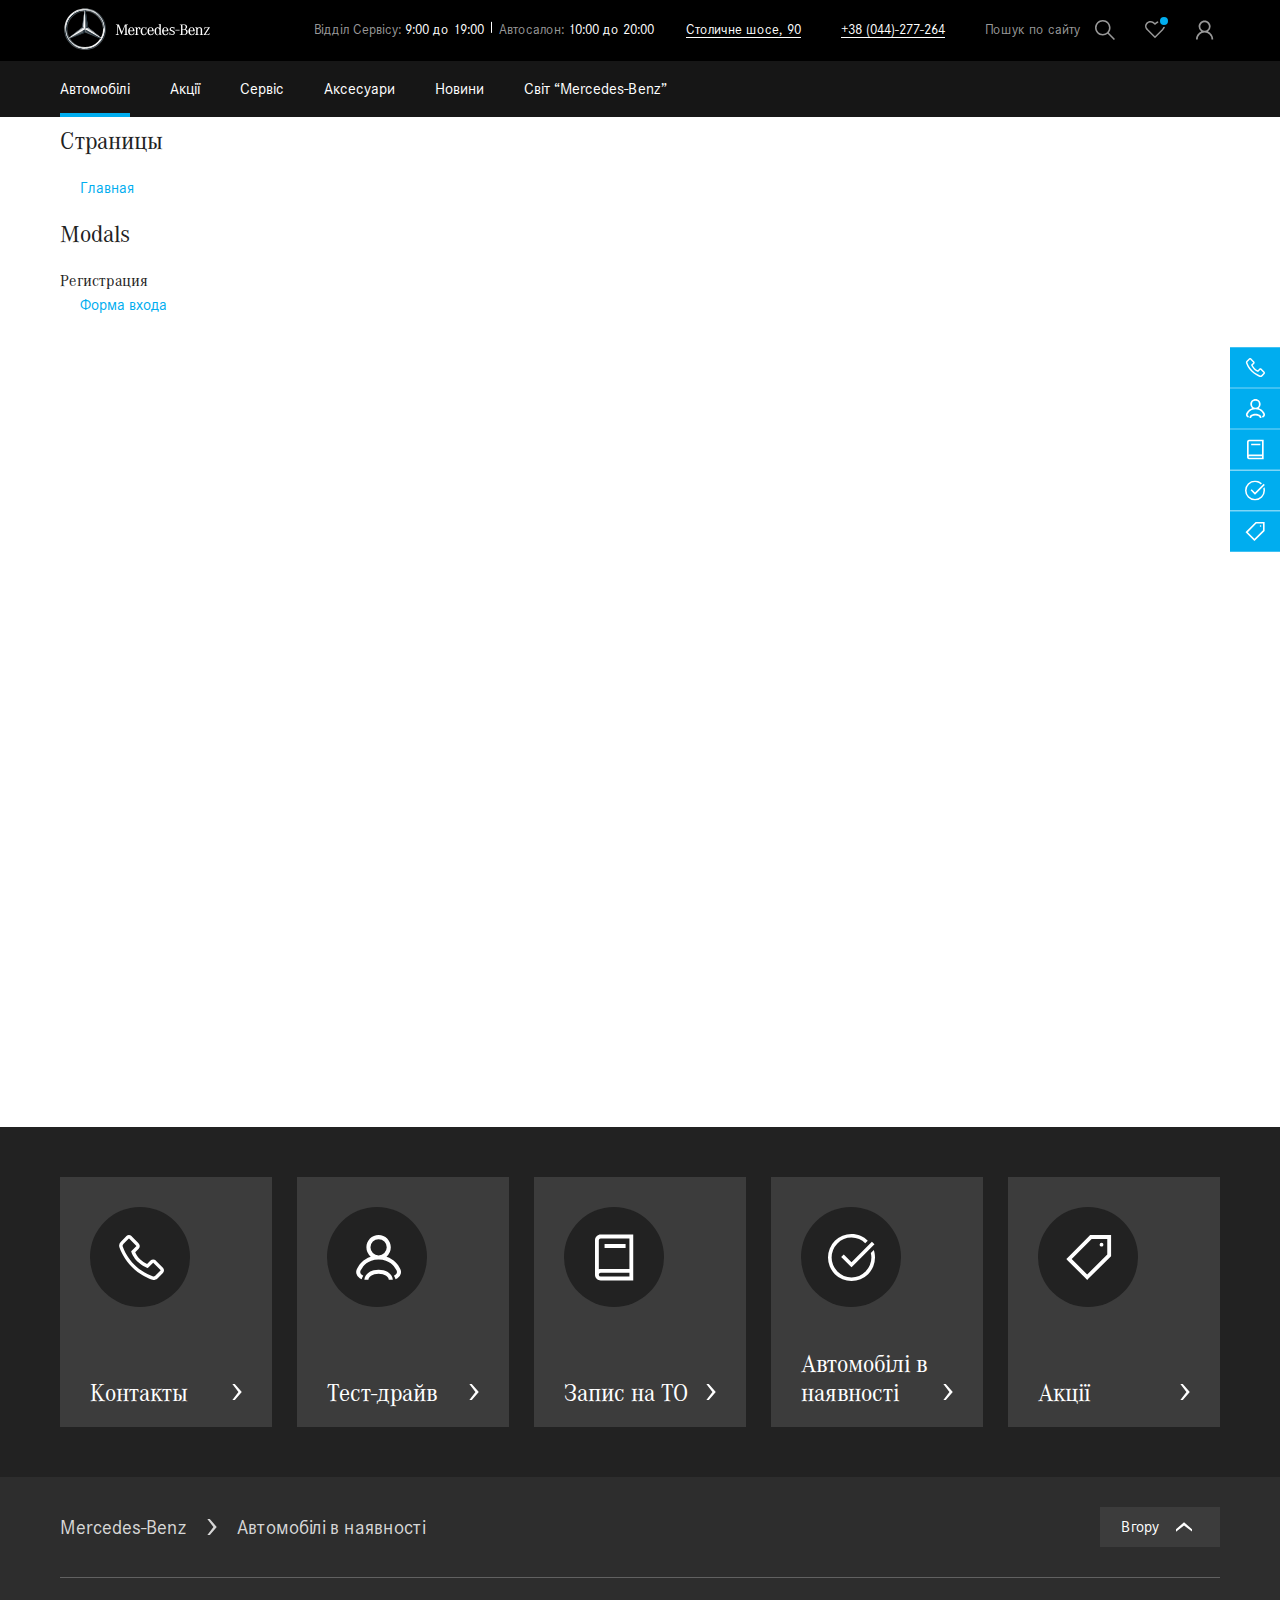
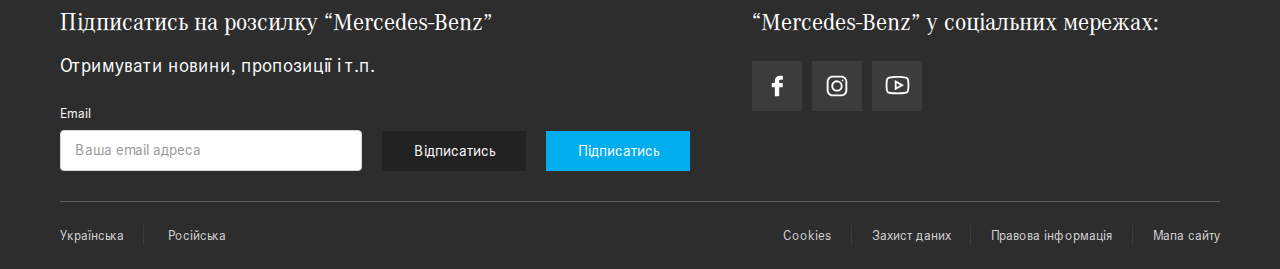
<file: settings.html>
<!DOCTYPE html>
<html lang="ru">

<head>
	<meta charset="UTF-8">
	<meta name="viewport" content="width=device-width, user-scalable=no, initial-scale=1.0, maximum-scale=1.0, minimum-scale=1.0">
	<meta http-equiv="X-UA-Compatible" content="IE=edge">
	<meta name="format-detection" content="telephone=no">
	<title>Mercedes Benz</title>
	<meta name="description" content="">
	<meta name="keywords" content="">

	<!--== Preload Fonts -->
	<link rel="preload" href="fonts/CorporateA-Regular.woff2" as="font" type="font/woff" crossorigin="">
	<link rel="preload" href="fonts/CorporateS-Regular.woff2" as="font" type="font/woff" crossorigin="">

	<!--== favicon  -->
	<link rel="apple-touch-icon" sizes="180x180" href="favicon/apple-touch-icon.png">
	<link rel="icon" type="image/png" sizes="32x32" href="favicon/favicon-32x32.png">
	<link rel="icon" type="image/png" sizes="16x16" href="favicon/favicon-16x16.png">
	<link rel="manifest" href="favicon/site.webmanifest">
	<link rel="mask-icon" href="favicon/safari-pinned-tab.svg" color="#888888">
	<meta name="msapplication-TileColor" content="#000000">
	<meta name="theme-color" content="#000000">

	<link rel="stylesheet" href="css/vendor.css">
	<link rel="stylesheet" href="css/index.css">
</head>

<body class="body">
	<div class="site">
		<header class="site__header header">
			<div class="header__top">
				<div class="container">
					<a class="header__logo" href="/">
						<img src="images/mercedes-benz-logo.svg" alt="site logo">
					</a>

					<div class="header__info">
						<div class="header__worktime worktime">
							<div class="worktime__item">
								<span class="worktime__title">Відділ Сервісу:</span>
								<span class="worktime__time">9:00 до 19:00</span>
							</div>
							<div class="worktime__item">
								<span class="worktime__title">Автосалон:</span>
								<span class="worktime__time">10:00 до 20:00</span>
							</div>
						</div>
						
						<div class="header__address">Столичне шосе, 90</div>

						<a class="header__phone" href="tel:+38044277264">+38 (044)-277-264</a>
					</div>
					
					<div class="header__controll"> 
						<button class="button _icon header__search">
							Пошук по сайту
							<span class="icon">
								<svg class="icon-search">
									<use xlink:href="symbol/sprite.svg#icon-search"></use>
								</svg>
							</span>
						</button>

						<button class="button _icon _wishlist">
							<span class="icon">
								<svg class="icon-heart">
									<use xlink:href="symbol/sprite.svg#icon-heart"></use>
								</svg>
							</span>
						</button>
						<a class="button _icon js-popup" href="#popup-login">
							<span class="icon">
								<svg class="icon-user">
									<use xlink:href="symbol/sprite.svg#icon-user"></use>
								</svg>
							</span>
						</a>
					</div>

					<button class="button _icon button-burger">
						<span class="icon">
							<svg class="icon-burger">
								<use xlink:href="symbol/sprite.svg#icon-burger"></use>
							</svg>
							<svg class="icon-times">
								<use xlink:href="symbol/sprite.svg#icon-times"></use>
							</svg>
						</span>
					</button>
				</div>
			</div>
	
			<div class="header__nav">
				<div class="container">
					<nav class="menu">
	<ul class="menu__list">
		<li class="menu__item _has-submenu">
			<a href="#" class="menu__link _is-active">Автомобілі</a>

			<div class="submenu ">
				<header class="submenu__header">
					<h2 class="submenu__title">Автомобілі</h2>
					<button class="button _icon">
						<span class="icon">
							<svg class="icon-times">
								<use xlink:href="symbol/sprite.svg#icon-times"></use>
							</svg>
						</span>
					</button>
				</header>

				<ul class="submenu__list">
					<li class="submenu__item _has-submenu">
						<a href="#" class="submenu__link">
							<span class="submenu__link-text">Огляд модельного ряду </span>
							<span class="icon">
								<svg class="icon-arrow-next">
									<use xlink:href="symbol/sprite.svg#icon-arrow-next"></use>
								</svg>
							</span>
						</a>

						<div class="submenu">
							<header class="submenu__header">
								<button class="button _icon">
									<span class="icon">
										<svg class="icon-arrow-prev">
											<use xlink:href="symbol/sprite.svg#icon-arrow-prev"></use>
										</svg>
									</span>
								</button>
								<span class="submenu__title">Огляд модельного ряду</span>
							</header>

							<ul class="submenu__list">
								<li class="submenu__item _has-submenu">
									<a href="#" class="submenu__link">Підменю другого порядку #1</a>
								</li>
								<li class="submenu__item _has-submenu">
									<a href="#" class="submenu__link">Підменю другого порядку #2</a>
								</li>
								<li class="submenu__item _has-submenu">
									<a href="#" class="submenu__link">Підменю другого порядку #3</a>
								</li>
								<li class="submenu__item _has-submenu">
									<a href="#" class="submenu__link">Підменю другого порядку #4</a>
								</li>
								<li class="submenu__item _has-submenu">
									<a href="#" class="submenu__link">Підменю другого порядку #5</a>
								</li>
							</ul>
						</div>
					</li>
					<li class="submenu__item _has-submenu">
						<a href="#" class="submenu__link">
							<span class="submenu__link-text">Огляд модельного ряду </span>
							<span class="icon">
								<svg class="icon-arrow-next">
									<use xlink:href="symbol/sprite.svg#icon-arrow-next"></use>
								</svg>
							</span>
						</a>

						<div class="submenu">
							<header class="submenu__header">
								<button class="button _icon">
									<span class="icon">
										<svg class="icon-arrow-prev">
											<use xlink:href="symbol/sprite.svg#icon-arrow-prev"></use>
										</svg>
									</span>
								</button>
								<span class="submenu__title">Огляд модельного ряду</span>
							</header>

							<ul class="submenu__list">
								<li class="submenu__item _has-submenu">
									<a href="#" class="submenu__link">Підменю другого порядку #1</a>
								</li>
								<li class="submenu__item _has-submenu">
									<a href="#" class="submenu__link">Підменю другого порядку #2</a>
								</li>
								<li class="submenu__item _has-submenu">
									<a href="#" class="submenu__link">Підменю другого порядку #3</a>
								</li>
								<li class="submenu__item _has-submenu">
									<a href="#" class="submenu__link">Підменю другого порядку #4</a>
								</li>
								<li class="submenu__item _has-submenu">
									<a href="#" class="submenu__link">Підменю другого порядку #5</a>
								</li>
							</ul>
						</div>
					</li>
					<li class="submenu__item">
						<a href="#" class="submenu__link">
							<span class="submenu__link-text">Автомобілі в наявності</span>
						</a>
					</li>
					<li class="submenu__item">
						<a href="#" class="submenu__link">
							<span class="submenu__link-text">Акційні автомобілі</span>
						</a>
					</li>
					<li class="submenu__item">
						<a href="#" class="submenu__link">
							<span class="submenu__link-text">Тест-драйв</span>
						</a>
					</li>
					<li class="submenu__item">
						<a href="#" class="submenu__link">
							<span class="submenu__link-text">Порівняти автомобілі</span>
						</a>
					</li>
					<li class="submenu__item">
						<a href="#" class="submenu__link">
							<span class="submenu__link-text">Фінансові програми</span>
						</a>
					</li>
					<li class="submenu__item">
						<a href="#" class="submenu__link">
							<span class="submenu__link-text">Прайс-лист</span>
						</a>
					</li>
					<li class="submenu__item">
						<a href="#" class="submenu__link">
							<span class="submenu__link-text">Корпоративнi продажi</span>
						</a>
					</li>
				</ul>
			</div>
		</li>

		<li class="menu__item _has-submenu">
			<a href="#" class="menu__link">Акції</a>

			<div class="submenu">
				<header class="submenu__header">
					<h2 class="submenu__title">Аакції</h2>
					<button class="button _icon">
						<span class="icon">
							<svg class="icon-times">
								<use xlink:href="symbol/sprite.svg#icon-times"></use>
							</svg>
						</span>
					</button>
				</header>

				<ul class="submenu__list">
					<li class="submenu__item _has-submenu">
						<a href="#" class="submenu__link">
							<span class="submenu__link-text">Огляд модельного ряду </span>
							<span class="icon">
								<svg class="icon-arrow-next">
									<use xlink:href="symbol/sprite.svg#icon-arrow-next"></use>
								</svg>
							</span>
						</a>

						<div class="submenu">
							<header class="submenu__header">
								<button class="button _icon">
									<span class="icon">
										<svg class="icon-arrow-prev">
											<use xlink:href="symbol/sprite.svg#icon-arrow-prev"></use>
										</svg>
									</span>
								</button>
								<span class="submenu__title">Огляд модельного ряду</span>
							</header>

							<ul class="submenu__list">
								<li class="submenu__item _has-submenu">
									<a href="#" class="submenu__link">Підменю другого порядку #1</a>
								</li>
								<li class="submenu__item _has-submenu">
									<a href="#" class="submenu__link">Підменю другого порядку #2</a>
								</li>
								<li class="submenu__item _has-submenu">
									<a href="#" class="submenu__link">Підменю другого порядку #3</a>
								</li>
								<li class="submenu__item _has-submenu">
									<a href="#" class="submenu__link">Підменю другого порядку #4</a>
								</li>
								<li class="submenu__item _has-submenu">
									<a href="#" class="submenu__link">Підменю другого порядку #5</a>
								</li>
							</ul>
						</div>
					</li>
					<li class="submenu__item _has-submenu">
						<a href="#" class="submenu__link">
							<span class="submenu__link-text">Огляд модельного ряду </span>
							<span class="icon">
								<svg class="icon-arrow-next">
									<use xlink:href="symbol/sprite.svg#icon-arrow-next"></use>
								</svg>
							</span>
						</a>

						<div class="submenu">
							<header class="submenu__header">
								<button class="button _icon">
									<span class="icon">
										<svg class="icon-arrow-prev">
											<use xlink:href="symbol/sprite.svg#icon-arrow-prev"></use>
										</svg>
									</span>
								</button>
								<span class="submenu__title">Огляд модельного ряду</span>
							</header>

							<ul class="submenu__list">
								<li class="submenu__item _has-submenu">
									<a href="#" class="submenu__link">Підменю другого порядку #1</a>
								</li>
								<li class="submenu__item _has-submenu">
									<a href="#" class="submenu__link">Підменю другого порядку #2</a>
								</li>
								<li class="submenu__item _has-submenu">
									<a href="#" class="submenu__link">Підменю другого порядку #3</a>
								</li>
								<li class="submenu__item _has-submenu">
									<a href="#" class="submenu__link">Підменю другого порядку #4</a>
								</li>
								<li class="submenu__item _has-submenu">
									<a href="#" class="submenu__link">Підменю другого порядку #5</a>
								</li>
							</ul>
						</div>
					</li>
					<li class="submenu__item">
						<a href="#" class="submenu__link">
							<span class="submenu__link-text">Автомобілі в наявності</span>
						</a>
					</li>
					<li class="submenu__item">
						<a href="#" class="submenu__link">
							<span class="submenu__link-text">Акційні автомобілі</span>
						</a>
					</li>
					<li class="submenu__item">
						<a href="#" class="submenu__link">
							<span class="submenu__link-text">Тест-драйв</span>
						</a>
					</li>
					<li class="submenu__item">
						<a href="#" class="submenu__link">
							<span class="submenu__link-text">Порівняти автомобілі</span>
						</a>
					</li>
					<li class="submenu__item">
						<a href="#" class="submenu__link">
							<span class="submenu__link-text">Фінансові програми</span>
						</a>
					</li>
					<li class="submenu__item">
						<a href="#" class="submenu__link">
							<span class="submenu__link-text">Прайс-лист</span>
						</a>
					</li>
					<li class="submenu__item">
						<a href="#" class="submenu__link">
							<span class="submenu__link-text">Корпоративнi продажi</span>
						</a>
					</li>
				</ul>
			</div>
		</li>
		
		<li class="menu__item"><a href="#" class="menu__link">Сервіс</a></li>
		
		<li class="menu__item"><a href="#" class="menu__link">Аксесуари</a></li>
		<li class="menu__item"><a href="#" class="menu__link">Новини</a></li>
		<li class="menu__item"><a href="#" class="menu__link">Світ “Mercedes-Benz”</a></li>
	</ul>
</nav>
				</div>
			</div>

			<div class="header__mobile-nav mobile-nav js-mobile-nav" style="display: none;">
				<div class="mobile-nav__container">
					<nav class="m-menu">
	<ul class="m-menu__list">
		<li class="m-menu__item _submenu">
			<a href="#" class="m-menu__link">
				<span class="m-menu__link-text">Автомобілі</span>
				<span class="icon">
					<svg class="icon-arrow-next">
						<use xlink:href="symbol/sprite.svg#icon-arrow-next"></use>
					</svg>
				</span>
			</a>

			<div class="m-submenu">
				<header class="m-submenu__header">
					<button class="button _icon">
						<span class="icon">
							<svg class="icon-arrow-prev">
								<use xlink:href="symbol/sprite.svg#icon-arrow-prev"></use>
							</svg>
						</span>
					</button>
					<h2 class="m-submenu__title">Автомобілі</h2>
				</header>
				<div class="m-submenu__container">
					<ul class="m-submenu__list">
						<li class="m-submenu__item _submenu">
							<a href="#" class="m-submenu__link">
								<span class="m-submenu__link-text">Some menu item #</span>
								<span class="icon">
									<svg class="icon-arrow-next">
										<use xlink:href="symbol/sprite.svg#icon-arrow-next"></use>
									</svg>
								</span>
							</a>

							<div class="m-submenu">
								<header class="m-submenu__header">
									<button class="button _icon">
										<span class="icon">
											<svg class="icon-arrow-prev">
												<use xlink:href="symbol/sprite.svg#icon-arrow-prev"></use>
											</svg>
										</span>
									</button>
									<h2 class="m-submenu__title">Подменю третего уровня</h2>
								</header>
								<div class="m-submenu__container">
									<ul class="m-submenu__list">
										<li class="m-submenu__item">
											<a href="#" class="m-submenu__link">
												<span class="m-submenu__link-text">Some menu item #</span>
											</a>
										</li>
										<li class="m-submenu__item">
											<a href="#" class="m-submenu__link">
												<span class="m-submenu__link-text">Some menu item with long text #</span>
											</a>
										</li>
										<li class="m-submenu__item">
											<a href="#" class="m-submenu__link">
												<span class="m-submenu__link-text">Some menu item #</span>

											</a>
										</li>
										<li class="m-submenu__item">
											<a href="#" class="m-submenu__link">
												<span class="m-submenu__link-text">Some menu item #</span>

											</a>
										</li>
										<li class="m-submenu__item">
											<a href="#" class="m-submenu__link">
												<span class="m-submenu__link-text">Some menu item #</span>

											</a>
										</li>
										<li class="m-submenu__item">
											<a href="#" class="m-submenu__link">
												<span class="m-submenu__link-text">Some menu item #</span>

											</a>
										</li>
										<li class="m-submenu__item">
											<a href="#" class="m-submenu__link">
												<span class="m-submenu__link-text">Some menu item #</span>

											</a>
										</li>
										<li class="m-submenu__item">
											<a href="#" class="m-submenu__link">
												<span class="m-submenu__link-text">Some menu item #</span>

											</a>
										</li>
										<li class="m-submenu__item">
											<a href="#" class="m-submenu__link">
												<span class="m-submenu__link-text">Some menu item #</span>

											</a>
										</li>
									</ul>
								</div>
							</div>
						</li>
						<li class="m-submenu__item _submenu">
							<a href="#" class="m-submenu__link">
								<span class="m-submenu__link-text">Some menu item with long text #</span>
								<span class="icon">
									<svg class="icon-arrow-next">
										<use xlink:href="symbol/sprite.svg#icon-arrow-next"></use>
									</svg>
								</span>
							</a>

							<div class="m-submenu">
								<header class="m-submenu__header">
									<button class="button _icon">
										<span class="icon">
											<svg class="icon-arrow-prev">
												<use xlink:href="symbol/sprite.svg#icon-arrow-prev"></use>
											</svg>
										</span>
									</button>
									<h2 class="m-submenu__title">Подменю третего уровня</h2>
								</header>
								<div class="m-submenu__container">
									<ul class="m-submenu__list">
										<li class="m-submenu__item">
											<a href="#" class="m-submenu__link">
												<span class="m-submenu__link-text">Some menu item #</span>
											</a>
										</li>
										<li class="m-submenu__item">
											<a href="#" class="m-submenu__link">
												<span class="m-submenu__link-text">Some menu item with long text #</span>
											</a>
										</li>
										<li class="m-submenu__item">
											<a href="#" class="m-submenu__link">
												<span class="m-submenu__link-text">Some menu item #</span>

											</a>
										</li>
										<li class="m-submenu__item">
											<a href="#" class="m-submenu__link">
												<span class="m-submenu__link-text">Some menu item #</span>

											</a>
										</li>
										<li class="m-submenu__item">
											<a href="#" class="m-submenu__link">
												<span class="m-submenu__link-text">Some menu item #</span>

											</a>
										</li>
										<li class="m-submenu__item">
											<a href="#" class="m-submenu__link">
												<span class="m-submenu__link-text">Some menu item #</span>

											</a>
										</li>
										<li class="m-submenu__item">
											<a href="#" class="m-submenu__link">
												<span class="m-submenu__link-text">Some menu item #</span>

											</a>
										</li>
										<li class="m-submenu__item">
											<a href="#" class="m-submenu__link">
												<span class="m-submenu__link-text">Some menu item #</span>

											</a>
										</li>
										<li class="m-submenu__item">
											<a href="#" class="m-submenu__link">
												<span class="m-submenu__link-text">Some menu item #</span>

											</a>
										</li>
									</ul>
								</div>
							</div>
						</li>
						<li class="m-submenu__item">
							<a href="#" class="m-submenu__link">
								<span class="m-submenu__link-text">Some menu item #</span>

							</a>
						</li>
						<li class="m-submenu__item">
							<a href="#" class="m-submenu__link">
								<span class="m-submenu__link-text">Some menu item #</span>

							</a>
						</li>
						<li class="m-submenu__item">
							<a href="#" class="m-submenu__link">
								<span class="m-submenu__link-text">Some menu item #</span>

							</a>
						</li>
						<li class="m-submenu__item">
							<a href="#" class="m-submenu__link">
								<span class="m-submenu__link-text">Some menu item #</span>

							</a>
						</li>
						<li class="m-submenu__item">
							<a href="#" class="m-submenu__link">
								<span class="m-submenu__link-text">Some menu item #</span>

							</a>
						</li>
						<li class="m-submenu__item">
							<a href="#" class="m-submenu__link">
								<span class="m-submenu__link-text">Some menu item #</span>

							</a>
						</li>
						<li class="m-submenu__item">
							<a href="#" class="m-submenu__link">
								<span class="m-submenu__link-text">Some menu item #</span>

							</a>
						</li>
						<li class="m-submenu__item">
							<a href="#" class="m-submenu__link">
								<span class="m-submenu__link-text">Some menu item #</span>

							</a>
						</li>
						<li class="m-submenu__item">
							<a href="#" class="m-submenu__link">
								<span class="m-submenu__link-text">Some menu item #</span>

							</a>
						</li>
						<li class="m-submenu__item">
							<a href="#" class="m-submenu__link">
								<span class="m-submenu__link-text">Some menu item #</span>

							</a>
						</li>
						<li class="m-submenu__item">
							<a href="#" class="m-submenu__link">
								<span class="m-submenu__link-text">Some menu item #</span>

							</a>
						</li>
						<li class="m-submenu__item">
							<a href="#" class="m-submenu__link">
								<span class="m-submenu__link-text">Some menu item #</span>

							</a>
						</li>
						<li class="m-submenu__item">
							<a href="#" class="m-submenu__link">
								<span class="m-submenu__link-text">Some menu item #</span>

							</a>
						</li>
					</ul>
				</div>
			</div>	
		</li>
		<li class="m-menu__item">
			<a href="#" class="m-menu__link">
				<span class="m-menu__link-text">Акції</span>
			</a>
		</li>
		<li class="m-menu__item _submenu">
			<a href="#" class="m-menu__link">
				<span class="m-menu__link-text">Сервіс</span>
				<span class="icon">
					<svg class="icon-arrow-next">
						<use xlink:href="symbol/sprite.svg#icon-arrow-next"></use>
					</svg>
				</span>
			</a>

			<div class="m-submenu">
				<header class="m-submenu__header">
					<button class="button _icon">
						<span class="icon">
							<svg class="icon-arrow-prev">
								<use xlink:href="symbol/sprite.svg#icon-arrow-prev"></use>
							</svg>
						</span>
					</button>
					<h2 class="m-submenu__title">Сервіс</h2>
				</header>
				<div class="m-submenu__container">
					<ul class="m-submenu__list">
						<li class="m-submenu__item _submenu">
							<a href="#" class="m-submenu__link">
								<span class="m-submenu__link-text">Some menu item #</span>
								<span class="icon">
									<svg class="icon-arrow-next">
										<use xlink:href="symbol/sprite.svg#icon-arrow-next"></use>
									</svg>
								</span>
							</a>

							<div class="m-submenu">
								<header class="m-submenu__header">
									<button class="button _icon">
										<span class="icon">
											<svg class="icon-arrow-prev">
												<use xlink:href="symbol/sprite.svg#icon-arrow-prev"></use>
											</svg>
										</span>
									</button>
									<h2 class="m-submenu__title">Подменю третего уровня</h2>
								</header>
								<div class="m-submenu__container">
									<ul class="m-submenu__list">
										<li class="m-submenu__item">
											<a href="#" class="m-submenu__link">
												<span class="m-submenu__link-text">Some menu item #</span>
											</a>
										</li>
										<li class="m-submenu__item">
											<a href="#" class="m-submenu__link">
												<span class="m-submenu__link-text">Some menu item with long text #</span>
											</a>
										</li>
										<li class="m-submenu__item">
											<a href="#" class="m-submenu__link">
												<span class="m-submenu__link-text">Some menu item #</span>

											</a>
										</li>
										<li class="m-submenu__item">
											<a href="#" class="m-submenu__link">
												<span class="m-submenu__link-text">Some menu item #</span>

											</a>
										</li>
										<li class="m-submenu__item">
											<a href="#" class="m-submenu__link">
												<span class="m-submenu__link-text">Some menu item #</span>

											</a>
										</li>
										<li class="m-submenu__item">
											<a href="#" class="m-submenu__link">
												<span class="m-submenu__link-text">Some menu item #</span>

											</a>
										</li>
										<li class="m-submenu__item">
											<a href="#" class="m-submenu__link">
												<span class="m-submenu__link-text">Some menu item #</span>

											</a>
										</li>
										<li class="m-submenu__item">
											<a href="#" class="m-submenu__link">
												<span class="m-submenu__link-text">Some menu item #</span>

											</a>
										</li>
										<li class="m-submenu__item">
											<a href="#" class="m-submenu__link">
												<span class="m-submenu__link-text">Some menu item #</span>

											</a>
										</li>
									</ul>
								</div>
							</div>
						</li>
						<li class="m-submenu__item _submenu">
							<a href="#" class="m-submenu__link">
								<span class="m-submenu__link-text">Some menu item with long text #</span>
								<span class="icon">
									<svg class="icon-arrow-next">
										<use xlink:href="symbol/sprite.svg#icon-arrow-next"></use>
									</svg>
								</span>
							</a>

							<div class="m-submenu">
								<header class="m-submenu__header">
									<button class="button _icon">
										<span class="icon">
											<svg class="icon-arrow-prev">
												<use xlink:href="symbol/sprite.svg#icon-arrow-prev"></use>
											</svg>
										</span>
									</button>
									<h2 class="m-submenu__title">Подменю третего уровня</h2>
								</header>
								<div class="m-submenu__container">
									<ul class="m-submenu__list">
										<li class="m-submenu__item">
											<a href="#" class="m-submenu__link">
												<span class="m-submenu__link-text">Some menu item #</span>
											</a>
										</li>
										<li class="m-submenu__item">
											<a href="#" class="m-submenu__link">
												<span class="m-submenu__link-text">Some menu item with long text #</span>
											</a>
										</li>
										<li class="m-submenu__item">
											<a href="#" class="m-submenu__link">
												<span class="m-submenu__link-text">Some menu item #</span>

											</a>
										</li>
										<li class="m-submenu__item">
											<a href="#" class="m-submenu__link">
												<span class="m-submenu__link-text">Some menu item #</span>

											</a>
										</li>
										<li class="m-submenu__item">
											<a href="#" class="m-submenu__link">
												<span class="m-submenu__link-text">Some menu item #</span>

											</a>
										</li>
										<li class="m-submenu__item">
											<a href="#" class="m-submenu__link">
												<span class="m-submenu__link-text">Some menu item #</span>

											</a>
										</li>
										<li class="m-submenu__item">
											<a href="#" class="m-submenu__link">
												<span class="m-submenu__link-text">Some menu item #</span>

											</a>
										</li>
										<li class="m-submenu__item">
											<a href="#" class="m-submenu__link">
												<span class="m-submenu__link-text">Some menu item #</span>

											</a>
										</li>
										<li class="m-submenu__item">
											<a href="#" class="m-submenu__link">
												<span class="m-submenu__link-text">Some menu item #</span>

											</a>
										</li>
									</ul>
								</div>
							</div>
						</li>
						<li class="m-submenu__item">
							<a href="#" class="m-submenu__link">
								<span class="m-submenu__link-text">Some menu item #</span>

							</a>
						</li>
					</ul>
				</div>
			</div>	
		</li>
		<li class="m-menu__item">
			<a href="#" class="m-menu__link">
				<span class="m-menu__link-text">Аксесуари</span>
			</a>
		</li>
		<li class="m-menu__item">
			<a href="#" class="m-menu__link">
				<span class="m-menu__link-text">Новини</span>
			</a>
		</li>
		<li class="m-menu__item">
			<a href="#" class="m-menu__link">
				<span class="m-menu__link-text">Світ “Mercedes-Benz”</span>
			</a>
		</li>
		<li class="m-menu__item">
			<a href="#" class="m-menu__link">
				<span class="m-menu__link-text">Lorem ipsum dolor sit, amet consectetur adipisicing elit. </span>
			</a>
		</li>
		<li class="m-menu__item">
			<a href="#" class="m-menu__link">
				<span class="m-menu__link-text">Lorem ipsum dolor sit, amet consectetur adipisicing elit. </span>
			</a>
		</li>
		<li class="m-menu__item">
			<a href="#" class="m-menu__link">
				<span class="m-menu__link-text">Lorem ipsum dolor sit, amet consectetur adipisicing elit. </span>
			</a>
		</li>
		<li class="m-menu__item">
			<a href="#" class="m-menu__link">
				<span class="m-menu__link-text">Lorem ipsum dolor sit, amet consectetur adipisicing elit. </span>
			</a>
		</li>
		<li class="m-menu__item">
			<a href="#" class="m-menu__link">
				<span class="m-menu__link-text">Lorem ipsum dolor sit, amet consectetur adipisicing elit. </span>
			</a>
		</li>
	</ul>
</nav>

				</div>
				
				<footer class="mobile-nav__footer">
					<button class="button">
						<span class="icon icon-down-double">
							<svg class="icon-arrow-next">
								<use xlink:href="symbol/sprite.svg#icon-arrow-next"></use>
							</svg>
							<svg class="icon-arrow-next">
								<use xlink:href="symbol/sprite.svg#icon-arrow-next"></use>
							</svg>
						</span>
					</button>
				</footer>
			</div>
		</header>
		

<main class="m-settings">
	<div class="container">
		
		<div class="m-settings__block">
			<h3 class="m-settings__title">
				Страницы
			</h3>
			
			<ul class="m-settings__list">
				<li class="m-settings__item">
					<a class="m-settings__link" href="index.html">Главная</a>
				</li>
			</ul>
		</div>

		<div class="m-settings__block">
			<h3 class="m-settings__title">
				Modals
			</h3>

			<h4>Регистрация</h4>
			<ul class="m-settings__list">
				<li class="m-settings__item">
					<a class="m-settings__link" href="index.html">Форма входа</a>
				</li>
			</ul>
		</div>

	</div>
</main>

<style>

	.m-settings .container {
		max-width: 1200px;
		margin: 0 auto;

		min-height: 1000px;
	}

	.m-settings__block {
		margin-bottom: 20px;
	}

	.m-settings__title {
		margin: 10px 0 20px 0;
	}

	.m-settings__list {
		margin: 0 0 0 20px;
		padding: 0;
		list-style: none;
	}

	.m-settings__link {
		text-decoration: none;
		color: #00adef;
	}

	.m-settings__link:hover {
		text-decoration: underline;
	}

</style>

			<footer class="site__footer footer">
				<div class="footer__nav">
					<nav class="footer-nav">
						<div class="container">
							<a href="#" class="footer-nav__item">
								<div class="footer-nav__icon">
									<span class="icon _xl">
										<svg class="icon__svg icon-phone _xl">
											<use xlink:href="symbol/sprite.svg#icon-phone"></use>
										</svg>
									</span>								
								</div>
								<div class="footer-nav__text">
									Контакты
									<span class="icon">
										<svg class=" icon-arrow-next">
											<use xlink:href="symbol/sprite.svg#icon-arrow-next"></use>
										</svg>
									</span>
								</div>
							</a>
							<a href="#" class="footer-nav__item">
								<div class="footer-nav__icon">
									<span class="icon _xl">
										<svg class="icon__svg icon-test-drive _xl">
											<use xlink:href="symbol/sprite.svg#icon-test-drive"></use>
										</svg>
									</span>
								</div>	
								<div class="footer-nav__text">
									Тест-драйв
									<span class="icon">
										<svg class="icon-arrow-next">
											<use xlink:href="symbol/sprite.svg#icon-arrow-next"></use>
										</svg>
									</span>
								</div>
							</a>
							<a href="#" class="footer-nav__item">
								<div class="footer-nav__icon">
									<span class="icon _xl">
										<svg class="icon__svg icon-book _xl">
											<use xlink:href="symbol/sprite.svg#icon-book"></use>
										</svg>
									</span>
								</div>
								<div class="footer-nav__text">
									Запис на ТО
									<span class="icon">
										<svg class="icon-arrow-next">
											<use xlink:href="symbol/sprite.svg#icon-arrow-next"></use>
										</svg>
									</span>
								</div>
							</a>
							<a href="#" class="footer-nav__item">
								<div class="footer-nav__icon">
									<span class="icon _xl">
										<svg class="icon__svg icon-checkmark _xl">
											<use xlink:href="symbol/sprite.svg#icon-checkmark"></use>
										</svg>
									</span>
								</div>
								<div class="footer-nav__text">
									Автомобілі в наявності
									<span class="icon">
										<svg class="icon-arrow-next">
											<use xlink:href="symbol/sprite.svg#icon-arrow-next"></use>
										</svg>
									</span>
								</div>
							</a>
							<a href="#" class="footer-nav__item">
								<div class="footer-nav__icon">
									<span class="icon _xl">
										<svg class="icon__svg icon-sale _xl">
											<use xlink:href="symbol/sprite.svg#icon-sale"></use>
										</svg>
									</span>
								</div>	
								<div class="footer-nav__text">
									Акції
									<span class="icon">
										<svg class="icon-arrow-next">
											<use xlink:href="symbol/sprite.svg#icon-arrow-next"></use>
										</svg>
									</span>
								</div>
							</a>
						</div>
					</nav>
				</div>

				<div class="footer__main footer-main">
					<div class="footer-main__top">
						<div class="container">
							<nav class="footer-main__breadcrumbs breadcrumbs">
								<ol class="breadcrumbs__list">
									<li class="breadcrumbs__item">
										<a href="/" class="breadcrumbs__link">Mercedes-Benz</a>
										<span class="icon">
											<svg class=" icon-arrow-next">
												<use xlink:href="symbol/sprite.svg#icon-arrow-next"></use>
											</svg>
										</span>
									</li>
									<li class="breadcrumbs__item">
										Автомобілі в наявності
									</li>
								</ol>
							</nav>

							<a href="#" class="button button-totop">
								Вгору
								<span class="icon _top">
									<svg class="icon-arrow-next">
										<use xlink:href="symbol/sprite.svg#icon-arrow-next"></use>
									</svg>
								</span>	
							</a>
						</div>
					</div>

					<div class="footer-main__body">
						<div class="container">
							<div class="row">
								<div class="footer-main__subscribe subscribe">
									<h3 class="subscribe__title">Підписатись на розсилку “Mercedes-Benz”</h3>
									<p class="subscribe__descr">Отримувати новини, пропозиції і т.п.</p>

									<form class="subscribe__form form-subsrcribe" autocomplete='off'>
										<div class="form-group">
											<label class="label" for="form-subsrcribe-email">Email</label>
											<input class="input" type="text" placeholder="Ваша email адреса" required>
										</div>

										<button type="button" class="button-primary _dark">Відписатись</button>
										<button type="submit" class="button-primary">Підписатись</button>
									</form>
								</div>

								<div class="footer-main__social social">
									<h3 class="social__title">“Mercedes-Benz” у соціальних мережах:</h3>
									<div class="social__list">
										<a class="social__item" href="#">
											<span class="icon">
												<svg class="icon-facebook">
													<use xlink:href="symbol/sprite.svg#icon-facebook"></use>
												</svg>
											</span>	
										</a>

										<a class="social__item" href="#">
											<span class="icon">
												<svg class="icon-instagram">
													<use xlink:href="symbol/sprite.svg#icon-instagram"></use>
												</svg>
											</span>	
										</a>

										<a class="social__item" href="#">
											<span class="icon">
												<svg class="icon-youtube">
													<use xlink:href="symbol/sprite.svg#icon-youtube"></use>
												</svg>
											</span>	
										</a>
									</div>
								</div>
							</div>
						</div>
					</div>

					<div class="footer-main__bottom">
						<div class="container">
							<div class="footer__lang lang">
								<button class="button lang__item">Українська</button>
								<button class="button lang__item">Російська</button>
							</div>

							<nav class="footer-menu">
								<ul class="footer-menu__list">
									<li class="footer-menu__item">
										<a href="#" class="footer-menu__link">Cookies</a>
									</li>
									<li class="footer-menu__item">
										<a href="#" class="footer-menu__link">Захист даних</a>
									</li>
									<li class="footer-menu__item">
										<a href="#" class="footer-menu__link">Правова інформація</a>
									</li>
									<li class="footer-menu__item">
										<a href="#" class="footer-menu__link">Мапа сайту</a>
									</li>
								</ul>
							</nav>
						</div>
					</div>

				</div>
			</footer>

			<nav class="sticky-nav">
	<div class="sticky-nav__list">
		<div class="sticky-nav__item">
			<button class="button-primary _icon-left" data-sticky-nav-mobile-text="Контакты">
				<span class="icon">
					<svg class="icon-phone">
						<use xlink:href="symbol/sprite.svg#icon-phone"></use>
					</svg>
				</span>
				<span class="button-primary__text">Контакты</span>
			</button>
		</div>
		<div class="sticky-nav__item">
			<button class="button-primary _icon-left" data-sticky-nav-mobile-text="Тест-драйв">
				<span class="icon">
					<svg class="icon-test-drive">
						<use xlink:href="symbol/sprite.svg#icon-test-drive"></use>
					</svg>
				</span>
				<span class="button-primary__text">Тест-драйв</span>
			</button>
		</div>
		<div class="sticky-nav__item">
			<button class="button-primary _icon-left" data-sticky-nav-mobile-text="Запис на ТО">
				<span class="icon">
					<svg class="icon-book">
						<use xlink:href="symbol/sprite.svg#icon-book"></use>
					</svg>
				</span>
				<span class="button-primary__text">Запис на ТО</span>
			</button>
		</div>
		<div class="sticky-nav__item">
			<button class="button-primary _icon-left" data-sticky-nav-mobile-text="В наявності">
				<span class="icon">
					<svg class="icon-checkmark">
						<use xlink:href="symbol/sprite.svg#icon-checkmark"></use>
					</svg>
				</span>
				<span class="button-primary__text">Автомобілі в наявності</span>
			</button>
		</div>
		<div class="sticky-nav__item">
			<button class="button-primary _icon-left" data-sticky-nav-mobile-text="Акції">
				<span class="icon">
					<svg class="icon-sale">
						<use xlink:href="symbol/sprite.svg#icon-sale"></use>
					</svg>
				</span>
				<span class="button-primary__text">Акції</span>
			</button>
		</div>
	</div>
</nav>

		</div>

	<script src="js/vendor.js"></script>
	<script src="js/main.js"></script>
	</body>

</html>
</file>
<file: css/index.css>
/* settings
===================================================*/
/*! normalize.css v8.0.1 | MIT License | github.com/necolas/normalize.css */
/* Document
   ========================================================================== */
/**
 * 1. Correct the line height in all browsers.
 * 2. Prevent adjustments of font size after orientation changes in iOS.
 */
html {
    line-height: 1.15;
    /* 1 */

    -webkit-text-size-adjust: 100%;
    /* 2 */
}

/* Sections
	 ========================================================================== */
/**
   * Remove the margin in all browsers.
   */
body {
    margin: 0;
}

/**
   * Render the `main` element consistently in IE.
   */
main {
    display: block;
}

/**
   * Correct the font size and margin on `h1` elements within `section` and
   * `article` contexts in Chrome, Firefox, and Safari.
   */
h1 {
    font-size: 2em;
    margin: .67em 0;
}

/* Grouping content
	 ========================================================================== */
/**
   * 1. Add the correct box sizing in Firefox.
   * 2. Show the overflow in Edge and IE.
   */
hr {
    /* 1 */
    overflow: visible;
    -webkit-box-sizing: content-box;
            box-sizing: content-box;
    /* 1 */
    height: 0;
    /* 2 */
}

/**
   * 1. Correct the inheritance and scaling of font size in all browsers.
   * 2. Correct the odd `em` font sizing in all browsers.
   */
pre {
    font-family: monospace, monospace;
    /* 1 */
    font-size: 1em;
    /* 2 */
}

/* Text-level semantics
	 ========================================================================== */
/**
   * Remove the gray background on active links in IE 10.
   */
a {
    background-color: transparent;
}

/**
   * 1. Remove the bottom border in Chrome 57-
   * 2. Add the correct text decoration in Chrome, Edge, IE, Opera, and Safari.
   */
abbr[title] {
    /* 1 */
            text-decoration: underline;
            text-decoration: underline dotted;
    border-bottom: none;
    /* 2 */

    -webkit-text-decoration: underline dotted;
    /* 2 */
}

/**
   * Add the correct font weight in Chrome, Edge, and Safari.
   */
b,
strong {
    font-weight: bolder;
}

/**
   * 1. Correct the inheritance and scaling of font size in all browsers.
   * 2. Correct the odd `em` font sizing in all browsers.
   */
code,
kbd,
samp {
    font-family: monospace, monospace;
    /* 1 */
    font-size: 1em;
    /* 2 */
}

/**
   * Add the correct font size in all browsers.
   */
small {
    font-size: 80%;
}

/**
   * Prevent `sub` and `sup` elements from affecting the line height in
   * all browsers.
   */
sub,
sup {
    font-size: 75%;
    line-height: 0;
    position: relative;
    vertical-align: baseline;
}

sub {
    bottom: -.25em;
}

sup {
    top: -.5em;
}

/* Embedded content
	 ========================================================================== */
/**
   * Remove the border on images inside links in IE 10.
   */
img {
    border-style: none;
}

/* Forms
	 ========================================================================== */
/**
   * 1. Change the font styles in all browsers.
   * 2. Remove the margin in Firefox and Safari.
   */
button,
input,
optgroup,
select,
textarea {
    font-family: inherit;
    /* 1 */
    font-size: 100%;
    /* 1 */
    line-height: 1.15;
    /* 1 */
    margin: 0;
    /* 2 */
}

/**
   * Show the overflow in IE.
   * 1. Show the overflow in Edge.
   */
button,
input {
    /* 1 */
    overflow: visible;
}

/**
   * Remove the inheritance of text transform in Edge, Firefox, and IE.
   * 1. Remove the inheritance of text transform in Firefox.
   */
button,
select {
    /* 1 */
    text-transform: none;
}

/**
   * Correct the inability to style clickable types in iOS and Safari.
   */
button,
[type='button'],
[type='reset'],
[type='submit'] {
    -webkit-appearance: button;
}

/**
   * Remove the inner border and padding in Firefox.
   */
button::-moz-focus-inner,
[type='button']::-moz-focus-inner,
[type='reset']::-moz-focus-inner,
[type='submit']::-moz-focus-inner {
    padding: 0; 
    border-style: none;
}

/**
   * Restore the focus styles unset by the previous rule.
   */
button:-moz-focusring,
[type='button']:-moz-focusring,
[type='reset']:-moz-focusring,
[type='submit']:-moz-focusring {
    outline: 1px dotted ButtonText;
}

/**
   * Correct the padding in Firefox.
   */
fieldset {
    padding: .35em .75em .625em;
}

/**
   * 1. Correct the text wrapping in Edge and IE.
   * 2. Correct the color inheritance from `fieldset` elements in IE.
   * 3. Remove the padding so developers are not caught out when they zero out
   *    `fieldset` elements in all browsers.
   */
legend {
    /* 2 */
    display: table;
    -webkit-box-sizing: border-box;
            box-sizing: border-box;
    /* 1 */
    max-width: 100%;
    /* 1 */
    padding: 0;
    /* 3 */
    white-space: normal;
    /* 1 */
    color: inherit;
    /* 1 */
}

/**
   * Add the correct vertical alignment in Chrome, Firefox, and Opera.
   */
progress {
    vertical-align: baseline;
}

/**
   * Remove the default vertical scrollbar in IE 10+.
   */
textarea {
    overflow: auto;
}

/**
   * 1. Add the correct box sizing in IE 10.
   * 2. Remove the padding in IE 10.
   */
[type='checkbox'],
[type='radio'] {
    -webkit-box-sizing: border-box;
            box-sizing: border-box;
    /* 1 */
    padding: 0;
    /* 2 */
}

/**
   * Correct the cursor style of increment and decrement buttons in Chrome.
   */
[type='number']::-webkit-inner-spin-button,
[type='number']::-webkit-outer-spin-button {
    height: auto;
}

/**
   * 1. Correct the odd appearance in Chrome and Safari.
   * 2. Correct the outline style in Safari.
   */
[type='search'] {
    /* 1 */
    outline-offset: -2px;

    -webkit-appearance: textfield;
    /* 2 */
}

/**
   * Remove the inner padding in Chrome and Safari on macOS.
   */
[type='search']::-webkit-search-decoration {
    -webkit-appearance: none;
}

/**
   * 1. Correct the inability to style clickable types in iOS and Safari.
   * 2. Change font properties to `inherit` in Safari.
   */
::-webkit-file-upload-button {
    /* 1 */
    font: inherit;

    -webkit-appearance: button;
    /* 2 */
}

/* Interactive
	 ========================================================================== */
/*
   * Add the correct display in Edge, IE 10+, and Firefox.
   */
details {
    display: block;
}

/*
   * Add the correct display in all browsers.
   */
summary {
    display: list-item;
}

/* Misc
	 ========================================================================== */
/**
   * Add the correct display in IE 10+.
   */
template {
    display: none;
}

/**
   * Add the correct display in IE 10.
   */
[hidden] {
    display: none;
}

/* vendor
===================================================*/
/* global
===================================================*/
@-webkit-keyframes pulse {
    0% {
        -webkit-transform: translateY(0) rotate(90deg);
                transform: translateY(0) rotate(90deg);
    }
    50% {
        -webkit-transform: translateY(-6px) rotate(90deg);
                transform: translateY(-6px) rotate(90deg);
    }
    100% {
        -webkit-transform: translateY(0) rotate(90deg);
                transform: translateY(0) rotate(90deg);
    }
}
@keyframes pulse {
    0% {
        -webkit-transform: translateY(0) rotate(90deg);
                transform: translateY(0) rotate(90deg);
    }
    50% {
        -webkit-transform: translateY(-6px) rotate(90deg);
                transform: translateY(-6px) rotate(90deg);
    }
    100% {
        -webkit-transform: translateY(0) rotate(90deg);
                transform: translateY(0) rotate(90deg);
    }
}

/*============================================================================
	#Fonts
==============================================================================*/
@font-face {
    font-family: 'CorporateA';
    font-weight: 400;
    font-style: normal;

    src: url('../fonts/CorporateA-Regular.woff2') format('woff2'), url('../fonts/CorporateA-Regular.woff') format('woff');
    font-display: swap;
}

@font-face {
    font-family: 'CorporateS';
    font-weight: 400;
    font-style: normal;

    src: url('../fonts/CorporateS-Regular.woff2') format('woff2'), url('../fonts/CorporateS-Regular.woff') format('woff');
    font-display: swap;
}

/*============================================================================
	#Global
==============================================================================*/
html {
    -webkit-box-sizing: border-box;
            box-sizing: border-box;
    height: 100%;

    scroll-behavior: smooth;
}

*,
*:before,
*:after {
    -webkit-box-sizing: inherit;
            box-sizing: inherit;
    outline: none;
}

body {
    height: 100%;

    -webkit-tap-highlight-color: rgba(0, 0, 0, 0);
}

img {
    max-width: 100%;
    height: auto;
    vertical-align: top;
}

svg {
    vertical-align: top;
}

.link {
    text-decoration: underline; 
    color: #00adef;
}
.link:hover {
    text-decoration: none;
}

/*============================================================================
	#Typography
==============================================================================*/
html {
    font-size: 100%;
}

body,
button,
input,
select,
optgroup,
textarea {
    font-family: 'CorporateS', serif;
    font-size: 16px;
    font-weight: 400;
    line-height: 1.52;
    color: #222222;

    -webkit-font-smoothing: antialiased;
    -moz-osx-font-smoothing: grayscale;
    -webkit-text-size-adjust: 100%;
}

h1,
h2,
h3,
h3,
h4,
h5,
h6 {
    font-family: 'CorporateA', serif;
    font-weight: 400;
    margin: 0;
    color: #222222;
}

h2 {
    font-size: 32px;
    line-height: 1.185;
}

h3 {
    font-size: 24px;
    line-height: 1.185;
}

/* ui/ux
===================================================*/
/*============================================================================
	#Button
==============================================================================*/
.button {
    margin: 0;
    padding: 0;
    cursor: pointer;
    -webkit-transition: color .3s ease;
         -o-transition: color .3s ease;
            transition: color .3s ease; 
    border: none;
    background: none;
    -webkit-box-shadow: none;
            box-shadow: none;
}
.button._icon {
    display: -webkit-box;
    display: -ms-flexbox;
    display: flex;
    -webkit-box-align: center;
    align-items: center; 
    -ms-flex-align: center;
}
.button._wishlist {
    position: relative;
}
.button._wishlist::before {
    position: absolute;
    top: 0;
    right: 0;
    width: 12px;
    height: 12px;
    content: '';
    border: 2px solid #000000;
    border-radius: 100%; 
    background: #00adef;
}
.button._icon-right {
    display: -webkit-box;
    display: -ms-flexbox;
    display: flex;
}
.button._icon-right .icon {
    margin-left: 8px;
}
.button._icon-left {
    display: -webkit-box;
    display: -ms-flexbox;
    display: flex;
}
.button._icon-left .icon {
    margin-right: 8px;
}

.button-primary {
    font-size: 16px;
    line-height: 1.52;
    display: -webkit-box;
    display: -ms-flexbox;
    display: flex;
    -webkit-box-align: center;
    align-items: center;
    -ms-flex-align: center;
    -webkit-box-pack: center;
    -ms-flex-pack: center;
    justify-content: center;
    height: 100%;
    min-height: 40px;
    padding: 5px 10px;
    cursor: pointer;
    -webkit-transition: background .3s ease,    color .3s ease;
         -o-transition: background .3s ease,    color .3s ease;
            transition: background .3s ease,    color .3s ease;
    text-decoration: none;
    color: white;
    border: none;
    background: #00adef;

    fill: white;
}
.button-primary._icon-right .icon {
    margin-left: 8px;
}
.button-primary._icon-left .icon {
    margin-right: 8px;
}
.button-primary:hover {
    background: #007baa;
}
.button-primary:disabled {
    cursor: inherit;
    opacity: .4;
    background: #00adef;
}
.button-primary:disabled .icon {
    cursor: inherit;
}

.button-primary._dark {
    background: #222222;
}
.button-primary._dark:hover {
    color: #00adef;
    background: #2a2a2a;

    fill: #00adef;
}
.button-primary._dark:disabled {
    opacity: 1; 
    color: #999999;
    background: #3c3c3c;

    fill: #999999;
}

.button-primary._google,
.button-primary._facebook {
    position: relative;
}
.button-primary._google .icon,
.button-primary._facebook .icon {
    position: absolute;
    left: 10px;
}

.button-primary._google {
    background: #eb4335;
}
.button-primary._google:hover {
    background: #9e281e;
}

.button-primary._facebook {
    background: #3c5a9a;
}
.button-primary._facebook:hover {
    background: #1b305f;
}

.button-totop {
    display: -webkit-box;
    display: -ms-flexbox;
    display: flex;
    -webkit-box-align: center;
    align-items: center;
    -ms-flex-align: center;
    -webkit-box-flex: 0;
    -ms-flex: 0 0 auto;
        flex: 0 0 auto; 
    -webkit-box-pack: center;
    -ms-flex-pack: center;
    justify-content: center;
    width: 120px;
    height: 40px;
    -webkit-transition: color .3s ease;
         -o-transition: color .3s ease;
            transition: color .3s ease;
    text-decoration: none;
    color: white;
    background: #3c3c3c;

    fill: white;
}
.button-totop .icon {
    margin-left: 10px;
}
.button-totop:hover {
    color: #00adef;

    fill: #00adef;
}

.button-burger {
    display: none !important; 

    fill: white;
}
@media (max-width: 1200px) {
    .button-burger {
        display: -webkit-box !important;
        display: -ms-flexbox !important;
        display: flex !important;
    }
}
.button-burger .icon-times {
    display: none;
}
.button-burger._is-active .icon-times {
    display: block;
}
.button-burger._is-active .icon-burger {
    display: none;
}

/*============================================================================
	#Icons
==============================================================================*/
.icon {
    display: -webkit-box;
    display: -ms-flexbox;
    display: flex;
    -webkit-box-align: center;
    align-items: center;
    -ms-flex-align: center;
    -webkit-box-flex: 0;
    -ms-flex: 0 0 auto;
        flex: 0 0 auto;
    -webkit-box-pack: center;
    -ms-flex-pack: center;
    justify-content: center;
    width: 30px;
    height: 30px;
    cursor: pointer; 
    -webkit-transition: fill .3s ease;
         -o-transition: fill .3s ease;
            transition: fill .3s ease;
}
.icon._xl {
    width: 70px; 
    height: 70px;
}
@media (max-width: 1200px) {
    .icon._xl {
        width: 28px; 
        height: 28px;
    }
}
.icon._top {
    -webkit-transform: rotate(-90deg);
        -ms-transform: rotate(-90deg);
            transform: rotate(-90deg);
}
.icon._down {
    -webkit-transform: rotate(90deg);
        -ms-transform: rotate(90deg);
            transform: rotate(90deg);
}
.icon-search {
    width: 20px;
    height: 20px;
}
.icon-heart {
    width: 20px;
    height: 18px;
}
.icon-user {
    width: 18px;
    height: 20px;
}
.icon-times {
    width: 15px;
    height: 15px;
}
.icon-arrow-next,
.icon-arrow-prev {
    width: 10px; 
    height: 16px;
}
.icon-phone {
    width: 20px;
    height: 20px;
}
.icon-phone._xl {
    width: 47px; 
    height: 47px;
}
@media (max-width: 1200px) {
    .icon-phone._xl {
        width: 18px; 
        height: 18px;
    }
}
.icon-test-drive {
    width: 20px;
    height: 20px;
}
.icon-test-drive._xl {
    width: 47px; 
    height: 47px;
}
@media (max-width: 1200px) {
    .icon-test-drive._xl {
        width: 18px; 
        height: 18px;
    }
}
.icon-book {
    width: 17px; 
    height: 20px;
}
.icon-book._xl {
    width: 39px; 
    height: 47px;
}
@media (max-width: 1200px) {
    .icon-book._xl {
        width: 19px; 
        height: 16px;
    }
}
.icon-checkmark {
    width: 20px;
    height: 20px;
}
.icon-checkmark._xl {
    width: 47px; 
    height: 47px;
}
@media (max-width: 1200px) {
    .icon-checkmark._xl {
        width: 18px; 
        height: 18px;
    }
}
.icon-sale {
    width: 20px;
    height: 20px;
}
.icon-sale._xl {
    width: 47px; 
    height: 47px;
}
@media (max-width: 1200px) {
    .icon-sale._xl {
        width: 18px; 
        height: 18px;
    }
}
.icon-facebook {
    width: 12px;
    height: 22px;
}
.icon-instagram {
    width: 22px;
    height: 22px;
}
.icon-youtube {
    width: 25px;
    height: 19px;
}
.icon-google {
    width: 20px;
    height: 20px;
}
.icon-eq {
    width: 48px;
    height: 22px;
}
.icon-amg {
    width: 86px;
    height: 8px;
}
.icon-maybach {
    width: 93px;
    height: 8px;
}
.icon-burger {
    width: 30px;
    height: 15px;
}
.icon-plus {
    width: 20px;
    height: 20px;
}
.icon-down-double {
    -webkit-transform: rotate(90deg);
        -ms-transform: rotate(90deg);
            transform: rotate(90deg);
}
.icon-down-double .icon-arrow-next:first-child {
    fill: #999999;
}

/*============================================================================
	#FORM
==============================================================================*/
.form-group {
    display: -webkit-box;
    display: -ms-flexbox;
    display: flex;
    -webkit-box-orient: vertical;
    -webkit-box-direction: normal;
    -ms-flex-direction: column;
        flex-direction: column;
    width: 100%;
    margin-bottom: 20px;
}

.label {
    font-family: 'CorporateS', serif;
    font-size: 14px;
    font-weight: 400;
    line-height: 1.52;
    display: block;
    margin-bottom: 6px; 
    color: #222222;
}

.input {
    font-family: 'CorporateS', serif;
    font-size: 16px;
    width: 100%; 
    padding: 7px 14px;
    color: #222222;
    border: 1px solid #d7d7d7;
    border-radius: 4px;
}
.input::-webkit-input-placeholder {
    color: #999999;
}
.input::-moz-placeholder {
    color: #999999;
}
.input:-ms-input-placeholder {
    color: #999999;
}
.input::-ms-input-placeholder {
    color: #999999;
}
.input::placeholder {
    color: #999999;
}
.input:focus::-webkit-input-placeholder {
    color: transparent;
}
.input:focus::-moz-placeholder {
    color: transparent;
}
.input:focus:-ms-input-placeholder {
    color: transparent;
}
.input:focus::-ms-input-placeholder {
    color: transparent;
}
.input:focus::placeholder {
    color: transparent;
}

/* common
===================================================*/
/*============================================================================
	COMMON
==============================================================================*/
.site {
    position: relative;
}

.container {
    max-width: 1440px;
    margin: 0 auto;
    padding-right: 30px; 
    padding-left: 30px;
}
@media screen and (max-width: 992px) {
    .container {
        padding-right: 15px; 
        padding-left: 15px;
    }
}
@media (max-width: 1440px) {
    .container {
        max-width: 1200px;
        padding: 0 20px;
    }
}
@media (max-width: 1200px) {
    .container {
        max-width: 660px;
        padding: 0 20px;
    }
}
@media (max-width: 660px) {
    .container {
        max-width: 570px;
        padding: 0 20px;
    }
}

.row {
    display: -webkit-box;
    display: -ms-flexbox;
    display: flex;
    -ms-flex-wrap: wrap;
        flex-wrap: wrap;
    margin-right: -15px; 
    margin-left: -15px;
}

.section-test .row {
    display: -webkit-box;
    display: -ms-flexbox;
    display: flex;
    -ms-flex-wrap: wrap;
        flex-wrap: wrap;
    margin-right: -15px; 
    margin-left: -15px;
}

.section-test .col {
    -webkit-box-sizing: border-box;
            box-sizing: border-box;
    width: calc(100% - 30px); 
    margin-right: 15px;
    margin-left: 15px;
    word-wrap: break-word;
}

.body::before {
    position: fixed;
    z-index: 100;
    top: 0;
    left: 0;
    visibility: hidden;
    width: 100%;
    height: 100%;
    content: '';
    -webkit-transition: all .3s ease;
         -o-transition: all .3s ease;
            transition: all .3s ease; 
    pointer-events: none;
    opacity: 0;
    background: #000000;
}

.body.overlay {
    position: relative;
}
.body.overlay::before {
    visibility: visible;
    pointer-events: all; 
    opacity: .6;
}
.body.overlay .header .submenu {
    z-index: 101;
}

.sticky-nav {
    position: fixed;
    z-index: 20;
    top: 50%;
    right: 50px;
    -webkit-transform: translateX(100%) translateY(-50%);
        -ms-transform: translateX(100%) translateY(-50%);
            transform: translateX(100%) translateY(-50%);
}
.sticky-nav__item {
    margin-bottom: 1px; 
    background: #00adef;
}
.sticky-nav .button-primary {
    padding-right: 20px;
    -webkit-transition: -webkit-transform .3s ease;
         -o-transition:         transform .3s ease;
            transition: -webkit-transform .3s ease;
            transition:         transform .3s ease;
            transition:         transform .3s ease, -webkit-transform .3s ease;
}
.sticky-nav .button-primary .icon {
    margin-right: 16px;
}
.sticky-nav .button-primary:hover {
    -webkit-transform: translateX(calc(-100% + 50px));
        -ms-transform: translateX(calc(-100% + 50px));
            transform: translateX(calc(-100% + 50px));
    background: inherit;
}

@media (max-width: 660px) {
    .sticky-nav {
        top: auto;
        right: auto;
        bottom: 0;
        width: 100%;
        -webkit-transform: none;
            -ms-transform: none;
                transform: none;
        background: #222222;
    }
    .sticky-nav__list {
        display: -webkit-box;
        display: -ms-flexbox;
        display: flex;
    }
    .sticky-nav__item {
        position: relative; 
        display: -webkit-box;
        display: -ms-flexbox;
        display: flex;
        -webkit-box-flex: 1;
        -ms-flex: 1 1 auto;
            flex: 1 1 auto;
        -webkit-box-pack: center;
        -ms-flex-pack: center;
        justify-content: center;
        margin-bottom: 0;
        background: transparent;
    }
    .sticky-nav__item:not(:last-child)::after {
        position: absolute;
        top: 50%;
        right: 0;
        width: 1px;
        height: 70%;
        content: '';
        -webkit-transform: translateY(-50%);
            -ms-transform: translateY(-50%);
                transform: translateY(-50%); 
        background: #3c3c3c;
    }
    .sticky-nav .button-primary {
        -webkit-box-orient: vertical;
        -webkit-box-direction: normal;
        -ms-flex-direction: column;
            flex-direction: column;
        padding-right: 14px; 
        padding-left: 14px;
        background: transparent;
    }
    .sticky-nav .button-primary .icon {
        margin-right: 0;
    }
    .sticky-nav .button-primary__text {
        font-size: 12px;
    }
}

@media (max-width: 414px) {
    .sticky-nav .button-primary {
        padding-right: 5px; 
        padding-left: 5px;
    }
}

.content .container {
    display: -webkit-box;
    display: -ms-flexbox;
    display: flex;
    -ms-flex-wrap: wrap;
        flex-wrap: wrap;
}

.content__aside {
    -webkit-box-flex: 0;
    -ms-flex: 0 0 300px;
        flex: 0 0 300px;
    max-width: 300px;
    margin-right: 60px;
}
@media (max-width: 1200px) {
    .content__aside {
        -webkit-box-flex: 0;
        -ms-flex: 0 0 100%;
            flex: 0 0 100%;
        max-width: 100%;
        margin-right: 0;
    }
}

.content__main {
    -webkit-box-flex: 1;
    -ms-flex: 1;
        flex: 1;
}
@media (max-width: 1440px) {
    .content__main {
        -webkit-box-flex: 0;
        -ms-flex: 0 0 800px;
            flex: 0 0 800px; 
        max-width: 800px;
    }
}
@media (max-width: 1200px) {
    .content__main {
        -webkit-box-flex: 0;
        -ms-flex: 0 0 100%;
            flex: 0 0 100%;
        max-width: 100%;
    }
}

.overflow {
    overflow: hidden;
}

/* components
===================================================*/
/*============================================================================
	#BREADCRUMBS
==============================================================================*/
.breadcrumbs {
    color: #222222;

    fill: #222222;
}
.breadcrumbs__list {
    font-family: 'CorporateS', serif;
    font-size: 20px;
    font-weight: 400;
    line-height: 1.52;
    display: -webkit-box;
    display: -ms-flexbox;
    display: flex;
    -webkit-box-align: center;
    align-items: center;
    -ms-flex-align: center;
    -ms-flex-wrap: wrap;
        flex-wrap: wrap; 
    margin: 0;
    padding: 0;
    list-style-type: none;
    color: inherit;
}
.breadcrumbs__item {
    display: -webkit-box;
    display: -ms-flexbox;
    display: flex;
    margin-right: 10px;
}
.breadcrumbs__item .icon {
    margin-left: 10px;
}
.breadcrumbs__link {
    font-family: 'CorporateS', serif;
    font-size: 20px;
    font-weight: 400;
    line-height: 1.52;
    text-decoration: none;
    color: inherit;
}
.breadcrumbs__link:hover {
    color: #00adef;
}

/*============================================================================
	#CARD
==============================================================================*/
.cards-group {
    margin-bottom: 30px;
}
.cards-group__title {
    margin-bottom: 46px;
}
@media (max-width: 1200px) {
    .cards-group__title {
        font-family: 'CorporateA', serif;
        font-size: 24px;
        font-weight: 400;
        line-height: 1.185;
        margin-bottom: 32px; 
        color: #222222;
    }
}
.cards-group__container {
    display: -webkit-box;
    display: -ms-flexbox;
    display: flex;
    -ms-flex-wrap: wrap;
        flex-wrap: wrap;
    margin-right: -30px; 
    margin-left: -30px;
}
@media (max-width: 1200px) {
    .cards-group__container {
        margin-right: -10px; 
        margin-left: -10px;
    }
}
.cards-group__col {
    max-width: calc((100% / 3) - 60px);
    margin: 0 30px;
}
@media (max-width: 1440px) {
    .cards-group__col {
        max-width: calc((100% / 2.4) - 60px);
    }
}
@media (max-width: 1200px) {
    .cards-group__col {
        max-width: calc((100% / 2) - 20px);
        margin: 0 10px;
    }
}
@media (max-width: 570px) {
    .cards-group__col {
        max-width: calc(100%  - 20px);
        margin: 0 10px;
    }
}

.card {
    position: relative;
    width: 100%;
    margin-bottom: 30px; 
    padding: 0 0 0 0;
}
@media (max-width: 1200px) {
    .card {
        background: #f8f8f8;
    }
}
.card::before {
    position: absolute;
    z-index: -1;
    top: -15px;
    left: -15px;
    width: calc(100% + 30px);
    height: calc(100% + 30px);
    content: '';
    -webkit-transition: opacity .3s ease;
         -o-transition: opacity .3s ease;
            transition: opacity .3s ease; 
    opacity: 0;
    background: white;
    -webkit-box-shadow: 0 13px 60px rgba(0, 0, 0, .15);
            box-shadow: 0 13px 60px rgba(0, 0, 0, .15);
}
@media (max-width: 1200px) {
    .card::before {
        display: none;
    }
}
.card::after {
    position: absolute;
    z-index: 1;
    top: -15px;
    left: -15px;
    width: calc(100% + 30px);
    height: calc(100% + 30px);
    content: '';
    -webkit-transition: opacity .3s ease;
         -o-transition: opacity .3s ease;
            transition: opacity .3s ease;
    opacity: 0;
    border-bottom: 1px solid #dddddd; 
    background: white;
}
@media (max-width: 1200px) {
    .card::after {
        display: none;
    }
}
.card__link {
    text-decoration: none;
    color: #222222;
}
.card__link:active,
.card__link:visited {
    color: #222222;
}
@media (max-width: 1200px) {
    .card__link {
        display: -webkit-box;
        display: -ms-flexbox;
        display: flex;
        -webkit-box-orient: vertical;
        -webkit-box-direction: reverse;
        -ms-flex-direction: column-reverse;
            flex-direction: column-reverse;
        padding: 5px;
    }
}
.card__header {
    position: relative;
    padding-top: 40px;
}
.card__car-type {
    position: absolute;
    z-index: 12;
    top: 10px; 
    display: inline-block;
    margin-left: 10px;
    padding: 7px 22px;
    border: 1px solid #222222;
    border-radius: 30px;
}
@media (max-width: 1200px) {
    .card__car-type {
        top: 15px; 
        margin-left: 20px;
    }
}
.card__car-type._new {
    color: white; 
    border-color: #00adef;
    background-color: #00adef;
}
.card__media {
    position: relative;
    min-height: 150px;
    max-height: 150px;
    margin-bottom: 65px;
}
@media (max-width: 570px) {
    .card__media {
        min-height: 45vw;
        max-height: 45vw;
    }
}
@media (max-width: 375px) {
    .card__media {
        min-height: 160px;
        max-height: 160px;
    }
}
.card__image {
    position: absolute;
    z-index: 10;
    display: -webkit-box;
    display: -ms-flexbox;
    display: flex;
    overflow: hidden; 
    -webkit-box-align: center;
    align-items: center;
    -ms-flex-align: center;
    -webkit-box-pack: center;
    -ms-flex-pack: center;
    justify-content: center;
    width: 100%;
    height: 150px;
}
@media (max-width: 1200px) {
    .card__image {
        display: none;
    }
}
.card__slider {
    visibility: hidden; 
    opacity: 0;
}
@media (max-width: 1200px) {
    .card__slider {
        visibility: visible; 
        opacity: 1;
    }
}
.card__body {
    position: relative;
    z-index: 2; 
    text-align: center;
}
@media (max-width: 1200px) {
    .card__body {
        padding: 0 18px; 
        text-align: left;
    }
}
.card__title {
    margin-bottom: 30px;
}
@media (max-width: 1200px) {
    .card__title {
        margin-top: 20px;
        margin-bottom: 10px;
    }
}
.card__price {
    font-family: 'CorporateS', serif;
    font-size: 20px;
    font-weight: 400;
    line-height: 1.52;
    color: #222222;
}
.card__options {
    position: absolute;
    bottom: 0;
    width: 100%;
    padding-top: 20px;
    -webkit-transition: opacity .3s ease, visibility .3s ease;
         -o-transition: opacity .3s ease, visibility .3s ease;
            transition: opacity .3s ease, visibility .3s ease; 
    -webkit-transform: translateY(calc(100% + 15px));
        -ms-transform: translateY(calc(100% + 15px));
            transform: translateY(calc(100% + 15px));
    pointer-events: none;
    opacity: 0;
    background: #cccccc;
}
@media (max-width: 1200px) {
    .card__options {
        z-index: 14;
        top: 50%;
        bottom: auto;
        padding: 21px 20px;
        -webkit-transform: translateY(-45%);
            -ms-transform: translateY(-45%);
                transform: translateY(-45%);
        pointer-events: none; 
        border: 1px solid #d7d7d7;
        border-radius: 4px;
        background: white;
        -webkit-box-shadow: 0 27px 27px rgba(0, 0, 0, .15);
                box-shadow: 0 27px 27px rgba(0, 0, 0, .15);
    }
}
.card__options::before {
    position: absolute;
    z-index: -1;
    top: 0;
    left: -15px;
    width: calc(100% + 30px);
    height: calc(100% + 15px);
    content: '';
    pointer-events: none; 
    background: white;
    -webkit-box-shadow: 0 13px 60px rgba(0, 0, 0, .15);
            box-shadow: 0 13px 60px rgba(0, 0, 0, .15);
}
@media (max-width: 1200px) {
    .card__options::before {
        display: none;
    }
}
.card__options._is-visible {
    visibility: visible !important;
    pointer-events: all !important; 
    opacity: 1 !important;
}
.card__show-options {
    position: absolute;
    z-index: 15; 
    right: 20px;
    bottom: 23px;
    display: none;
    visibility: hidden;
    -webkit-box-align: center;
    align-items: center;
    -ms-flex-align: center;
    -webkit-box-pack: center;
    -ms-flex-pack: center;
    justify-content: center;
    width: 50px;
    height: 50px;
    -webkit-transition: -webkit-transform .3s ease;
         -o-transition:         transform .3s ease;
            transition: -webkit-transform .3s ease;
            transition:         transform .3s ease;
            transition:         transform .3s ease, -webkit-transform .3s ease;
    pointer-events: none;
    border-radius: 100%;
    -webkit-box-shadow: 0 4px 14px rgba(0, 0, 0, .15);
            box-shadow: 0 4px 14px rgba(0, 0, 0, .15);
}
@media (max-width: 1200px) {
    .card__show-options {
        display: -webkit-box;
        display: -ms-flexbox;
        display: flex;
        visibility: visible;
        pointer-events: all;
    }
}
.card__show-options._is-active {
    -webkit-transform: rotate(135deg);
        -ms-transform: rotate(135deg);
            transform: rotate(135deg);
}
.card:hover {
    z-index: 13;
}
.card:hover::before,
.card:hover::after {
    opacity: 1;
}
.card:hover .card__slider {
    position: relative;
    z-index: 11;
    visibility: visible; 
    opacity: 1;
}
.card:hover .card__image {
    z-index: 10;
}
.card:hover .card__options {
    visibility: visible;
    pointer-events: all; 
    opacity: 1;
}
@media (max-width: 1200px) {
    .card:hover .card__options {
        visibility: hidden; 
        opacity: 0;
    }
}

.card-slider {
    overflow: visible;
}
.card-slider__slide {
    display: -webkit-box;
    display: -ms-flexbox;
    display: flex;
    overflow: hidden; 
    -webkit-box-align: center;
    align-items: center;
    -ms-flex-align: center;
    -webkit-box-pack: center;
    -ms-flex-pack: center;
    justify-content: center;
    height: 150px;
    background: white;
}
@media (max-width: 1200px) {
    .card-slider__slide {
        background: #f8f8f8;
    }
}
@media (max-width: 570px) {
    .card-slider__slide {
        height: 45vw;
    }
}
@media (max-width: 375px) {
    .card-slider__slide {
        height: 160px;
    }
}
.card-slider__nav {
    position: absolute;
    z-index: 1;
    bottom: -30px !important;
    display: -webkit-box;
    display: -ms-flexbox;
    display: flex;
    -webkit-box-pack: center;
    -ms-flex-pack: center;
    justify-content: center;
}
.card-slider__bullet {
    position: relative; 
    display: block;
    width: 8px;
    height: 8px;
    margin: 4px 7px;
    padding: 4px;
    opacity: 1;
    border-radius: 100%;
    background: #999999;
}
.card-slider__bullet::before {
    position: absolute;
    top: -50%;
    left: -50%;
    width: 16px;
    height: 16px;
    content: '';
    background: transparent;
}
.card-slider__bullet._is-active {
    background: #222222;
}

.card-options__item {
    position: relative; 
    -webkit-box-align: center;
    align-items: center;
    -ms-flex-align: center;
    width: 100%;
    padding: 8px 0;
}
.card-options__item::after {
    position: absolute;
    top: 0;
    left: -15px;
    width: calc(100% + 30px);
    height: 100%;
    content: '';
    -webkit-transition: opacity .3s ease;
         -o-transition: opacity .3s ease;
            transition: opacity .3s ease; 
    opacity: 0;
    background: #000000;
}
.card-options__item:not(:last-child) {
    margin-bottom: 0;
}
.card-options__item:hover::after {
    opacity: .05;
}

.header {
    position: relative;
}

.header__mobile-nav {
    z-index: 21;
}

@media (max-width: 1200px) {
    body {
        min-height: 100vh;
        min-height: -webkit-fill-available;
    }
    html {
        height: -webkit-fill-available;
    }
}

.mobile-nav {
    position: fixed;
    visibility: hidden;
    width: 100%;
    height: calc(100% - 58px);
    -webkit-transition: all .6s ease;
         -o-transition: all .6s ease;
            transition: all .6s ease; 
    -webkit-transform: translateX(-100%);
        -ms-transform: translateX(-100%);
            transform: translateX(-100%);
    opacity: 0;
    background: white;
}
.mobile-nav__container {
    overflow-y: auto;
    max-width: 660px;
    height: 100%;
    margin: 0 auto;
}
.mobile-nav__footer {
    position: fixed;
    bottom: 0;
    display: -webkit-box;
    display: -ms-flexbox;
    display: flex;
    visibility: hidden;
    -webkit-box-align: end;
    align-items: flex-end;
    -ms-flex-align: end;
    -webkit-box-pack: end;
    -ms-flex-pack: end;
    justify-content: flex-end;
    width: 100%;
    height: 25%;
    padding: 14px 22px;
    -webkit-transition: all .3s ease;
         -o-transition: all .3s ease;
            transition: all .3s ease; 
    -webkit-transform: translateY(10px);
        -ms-transform: translateY(10px);
            transform: translateY(10px);
    opacity: 0;
    background: -webkit-gradient(linear, left top, left bottom, from(rgba(255, 255, 255, 0)), color-stop(72.4%, #ffffff));
    background: -o-linear-gradient(top, rgba(255, 255, 255, 0) 0%, #ffffff 72.4%);
    background:    linear-gradient(180deg, rgba(255, 255, 255, 0) 0%, #ffffff 72.4%);
}
.mobile-nav__footer._is-visible {
    visibility: visible;
    -webkit-transform: translateY(0px);
        -ms-transform: translateY(0px);
            transform: translateY(0px); 
    opacity: 1;
}
.mobile-nav__footer .icon-down-double {
    -webkit-animation: 1s pulse infinite;
            animation: 1s pulse infinite;
}
.mobile-nav._is-visible {
    visibility: visible;
    -webkit-transform: translateX(0);
        -ms-transform: translateX(0);
            transform: translateX(0);
    opacity: 1;
}

.m-menu {
    overflow: hidden; 
    padding-bottom: 70px;
}
.m-menu__list {
    margin: 0;
    padding: 0;
    list-style-type: none;
}
.m-menu__item {
    padding: 0 23px;
}
.m-menu__link {
    font-family: 'CorporateS', serif;
    font-size: 20px;
    font-weight: 400;
    line-height: 1.52;
    display: -webkit-box;
    display: -ms-flexbox;
    display: flex;
    -webkit-box-align: center;
    align-items: center;
    -ms-flex-align: center;
    -webkit-box-pack: justify;
    -ms-flex-pack: justify;
    justify-content: space-between;
    padding: 20px 0; 
    text-decoration: none;
    color: #222222;
    border-bottom: 1px solid #d7d7d7;
}
.m-menu__link:active,
.m-menu__link:visited {
    color: #222222;
}
.m-menu__link-text {
    overflow: hidden;
    white-space: nowrap;
       text-overflow: ellipsis; 

    -o-text-overflow: ellipsis;
}

.m-submenu {
    position: fixed;
    top: 0;
    left: 0;
    visibility: hidden;
    width: 100%;
    height: calc(100vh - 60px);
    -webkit-transition: all .6s ease;
         -o-transition: all .6s ease;
            transition: all .6s ease; 
    -webkit-transform: translateX(100%);
        -ms-transform: translateX(100%);
            transform: translateX(100%);
    background: white;
}
.m-submenu._is-visible {
    visibility: visible; 
    -webkit-transform: translateX(0);
        -ms-transform: translateX(0);
            transform: translateX(0);
}
.m-submenu__header {
    display: -webkit-box;
    display: -ms-flexbox;
    display: flex;
    -webkit-box-align: center;
    align-items: center;
    -ms-flex-align: center;
    padding: 15px 0 15px 10px; 
    background: black;
}
.m-submenu__header .icon {
    margin-right: 15px; 

    fill: white;
}
.m-submenu__title {
    font-family: 'CorporateS', serif;
    font-size: 20px;
    font-weight: 400;
    line-height: 1.52;
    overflow: hidden;
    margin-right: 35px; 
    white-space: nowrap;
       text-overflow: ellipsis;
    color: #222222;
    color: white;

    -o-text-overflow: ellipsis;
}
.m-submenu__container {
    overflow-y: auto;
    height: calc(100% - 60px);
    padding-bottom: 70px;
}
.m-submenu__list {
    margin: 0;
    padding: 0;
    list-style-type: none;
}
.m-submenu__item {
    padding: 0 23px;
}
.m-submenu__link {
    font-family: 'CorporateS', serif;
    font-size: 20px;
    font-weight: 400;
    line-height: 1.52;
    display: -webkit-box;
    display: -ms-flexbox;
    display: flex;
    -webkit-box-align: center;
    align-items: center;
    -ms-flex-align: center;
    -webkit-box-pack: justify;
    -ms-flex-pack: justify;
    justify-content: space-between;
    padding: 20px 0; 
    text-decoration: none;
    color: #222222;
    border-bottom: 1px solid #d7d7d7;
}
.m-submenu__link:active,
.m-submenu__link:visited {
    color: #222222;
}
.m-submenu__link-text {
    overflow: hidden;
    white-space: nowrap;
       text-overflow: ellipsis; 

    -o-text-overflow: ellipsis;
}

/* views
===================================================*/
/*============================================================================
	#Header
==============================================================================*/
.header__top {
    padding: 8px 0 10px;
    background: #000000;
}
.header__top .container {
    display: -webkit-box;
    display: -ms-flexbox;
    display: flex;
    -webkit-box-align: center;
    align-items: center; 
    -ms-flex-align: center;
}

.header__nav {
    background: #161616;
}
@media (max-width: 1200px) {
    .header__nav {
        display: none;
        visibility: hidden;
    }
}

.header__logo {
    margin-right: auto;
    margin-left: 4px;
}
@media (max-width: 1200px) {
    .header__logo {
        margin-left: 0;
    }
    .header__logo img {
        width: 140px;
    }
}

.header__info {
    display: -webkit-box;
    display: -ms-flexbox;
    display: flex;
    -webkit-box-align: center;
    align-items: center; 
    -ms-flex-align: center;
}
@media (max-width: 1200px) {
    .header__info {
        display: none;
        visibility: hidden;
    }
}

.header__worktime {
    margin-right: 32px;
}

.header__address,
.header__phone {
    font-family: 'CorporateS', serif;
    font-size: 14px;
    font-weight: 400;
    line-height: 1.52;
    position: relative;
    height: 100%;
    margin-right: 40px;
    -webkit-transition: color .3s ease;
         -o-transition: color .3s ease;
            transition: color .3s ease; 
    text-decoration: none;
    color: white;
}
.header__address::after,
.header__phone::after {
    position: absolute;
    bottom: 2px;
    left: 0;
    width: 100%;
    height: 1px;
    content: '';
    -webkit-transition: background .3s ease;
         -o-transition: background .3s ease;
            transition: background .3s ease; 
    background: white;
}

.header__phone:hover {
    color: #00adef;
}
.header__phone:hover::after {
    background: #00adef;
}

.header__controll {
    display: -webkit-box;
    display: -ms-flexbox;
    display: flex;
    -webkit-box-align: center;
    align-items: center; 
    -ms-flex-align: center;
}
@media (max-width: 1200px) {
    .header__controll {
        display: none;
        visibility: hidden;
    }
}
.header__controll .button {
    color: #999999; 

    fill: #999999;
}
.header__controll .button:not(:last-child) {
    margin-right: 20px;
}
.header__controll .button:hover {
    color: #00adef;

    fill: #00adef;
}

.header__search {
    font-size: 14px;
}
.header__search .icon {
    margin-left: 10px;
}

.worktime {
    font-family: 'CorporateS', serif;
    font-size: 14px;
    font-weight: 400;
    line-height: 1.52;
    display: -webkit-box;
    display: -ms-flexbox;
    display: flex;
    color: #999999;
}
.worktime__item:not(:last-child) {
    position: relative;
    margin-right: 7px;
    padding-right: 8px;
}
.worktime__item:not(:last-child):after {
    position: absolute;
    top: 50%;
    right: 0;
    width: 1px;
    height: 11px;
    content: '';
    -webkit-transform: translateY(-65%);
        -ms-transform: translateY(-65%);
            transform: translateY(-65%); 
    background: white;
}
.worktime__time {
    color: white;
}

.menu {
    position: relative;
}
.menu__list {
    display: -webkit-box;
    display: -ms-flexbox;
    display: flex; 
    margin: 0;
    padding: 0;
    list-style-type: none;
}
.menu__item:not(:last-child) {
    margin-right: 40px;
}
.menu__link {
    display: block;
    padding: 16px 0;
    -webkit-transition: color .3s ease;
         -o-transition: color .3s ease;
            transition: color .3s ease; 
    text-decoration: none;
    color: white;
}
.menu__link._is-active {
    position: relative;
}
.menu__link._is-active::after {
    position: absolute;
    bottom: 0; 
    left: 0;
    width: 100%;
    height: 4px;
    content: '';
    background: #00adef;
}
.menu__link:hover {
    color: #00adef;
}

.submenu {
    position: absolute;
    left: -20px;
    visibility: hidden;
    width: 365px;
    margin-top: 4px;
    margin-right: 12px;
    padding: 22px 0 34px 0;
    -webkit-transition: all .3s ease;
         -o-transition: all .3s ease;
            transition: all .3s ease; 
    -webkit-transform: translateX(30px);
        -ms-transform: translateX(30px);
            transform: translateX(30px);
    pointer-events: none;
    opacity: 0;
    border-radius: 8px;
    background: white;
}
.submenu__header {
    display: -webkit-box;
    display: -ms-flexbox;
    display: flex;
    -webkit-box-align: center;
    align-items: center;
    -ms-flex-align: center;
    -webkit-box-pack: justify;
    -ms-flex-pack: justify;
    justify-content: space-between;
    min-height: 40px;
    margin-bottom: 40px;
    padding: 0 26px 0 32px;
}
.submenu__header .button {
    height: 100%;
    margin-right: 0 !important; 
    color: #222222;

    fill: #222222;
}
.submenu__title {
    -ms-flex-item-align: start;
    align-self: flex-start;
}
.submenu__list {
    margin: 0;
    padding: 0;
    list-style-type: none;
}
.submenu__item {
    display: -webkit-box;
    display: -ms-flexbox;
    display: flex;
    -webkit-box-pack: justify;
    -ms-flex-pack: justify;
    justify-content: space-between;
    padding: 0 26px 0 32px;
}
.submenu__item:not(:last-child) {
    margin-bottom: 30px;
}
.submenu__item:hover {
    fill: #00adef;
}
.submenu__item:hover > .submenu__link {
    color: #00adef;
}
.submenu__link {
    font-size: 20px;
    display: -webkit-box;
    display: -ms-flexbox;
    display: flex;
    -webkit-box-pack: justify;
    -ms-flex-pack: justify;
    justify-content: space-between;
    width: 100%; 
    -webkit-transition: color .3s ease;
         -o-transition: color .3s ease;
            transition: color .3s ease;
    text-decoration: none;
    color: #222222;
}
.submenu__link-text {
    overflow: hidden;
    white-space: nowrap;
       text-overflow: ellipsis; 

    -o-text-overflow: ellipsis;
}

.submenu._is-visible {
    visibility: visible;
    -webkit-transform: translateX(0);
        -ms-transform: translateX(0);
            transform: translateX(0);
    pointer-events: all; 
    opacity: 1;
}

.submenu .submenu {
    left: calc(100% + 12px);
    margin-top: 0;
    -webkit-transition: all .3s ease;
         -o-transition: all .3s ease;
            transition: all .3s ease; 
    -webkit-transform: translateY(-22px) translateX(30px);
        -ms-transform: translateY(-22px) translateX(30px);
            transform: translateY(-22px) translateX(30px);
    background: white;
}
.submenu .submenu::before {
    position: absolute;
    top: 0;
    left: -12px;
    width: 12px;
    height: 100%;
    content: '';
    background: transparent;
}
.submenu .submenu .submenu__header {
    font-size: 20px;
    -webkit-box-align: start;
    align-items: flex-start;
    -ms-flex-align: start;
    -webkit-box-pack: start;
    -ms-flex-pack: start;
    justify-content: flex-start;
    margin-top: 2px; 
    color: #999999;
}
.submenu .submenu .submenu__title {
    margin-left: 12px; 
    padding: 1px 0 0;
}

.submenu__item._has-submenu:hover .submenu {
    visibility: visible;
    -webkit-transform: translateY(-22px) translateX(0px);
        -ms-transform: translateY(-22px) translateX(0px);
            transform: translateY(-22px) translateX(0px); 
    pointer-events: all;
    opacity: 1;
}

/*============================================================================
	#Footer
==============================================================================*/
.footer__nav {
    background: #222222;
}

.footer__main {
    background: #2d2d2d;
}

@media (max-width: 660px) {
    .footer {
        padding-bottom: 58px;
    }
    .footer__lang {
        margin-bottom: 20px;
    }
}

.footer-nav {
    padding: 50px 0 50px;
}
@media (max-width: 1200px) {
    .footer-nav {
        padding: 40px 0;
    }
}
.footer-nav .container {
    display: -webkit-box;
    display: -ms-flexbox;
    display: flex;
    -webkit-box-pack: justify;
    -ms-flex-pack: justify;
    justify-content: space-between;
}
@media (max-width: 1200px) {
    .footer-nav .container {
        display: block;
    }
}
.footer-nav__item {
    font-family: 'CorporateA', serif;
    font-size: 24px;
    font-weight: 400;
    line-height: 1.185;
    display: block;
    display: -webkit-box;
    display: -ms-flexbox;
    display: flex;
    -webkit-box-orient: vertical;
    -webkit-box-direction: normal;
    -ms-flex-direction: column;
        flex-direction: column;
    -webkit-box-pack: justify;
    -ms-flex-pack: justify;
    justify-content: space-between;
    width: calc((100% - 100px ) / 5);
    min-height: 250px;
    padding: 30px 20px 20px 30px;
    -webkit-transition: background .3s ease;
         -o-transition: background .3s ease;
            transition: background .3s ease; 
    text-decoration: none;
    color: white;
    color: white;
    background: #3c3c3c;

    fill: white;
}
@media (max-width: 1200px) {
    .footer-nav__item {
        -webkit-box-align: center;
        align-items: center;
        -ms-flex-align: center;
        -webkit-box-orient: horizontal;
        -webkit-box-direction: normal;
        -ms-flex-direction: row;
            flex-direction: row;
        -webkit-box-pack: start;
        -ms-flex-pack: start;
        justify-content: flex-start; 
        width: 100%;
        min-height: auto;
        margin-bottom: 10px;
        padding: 14px 10px 13px;
    }
}
.footer-nav__item:hover {
    background: #00adef;
}
.footer-nav__icon {
    display: -webkit-box;
    display: -ms-flexbox;
    display: flex;
    -webkit-box-align: center;
    align-items: center;
    -ms-flex-align: center;
    -webkit-box-pack: center;
    -ms-flex-pack: center;
    justify-content: center;
    width: 100px;
    height: 100px;
    border-radius: 100%;
    background: #222222;
}
@media (max-width: 1200px) {
    .footer-nav__icon {
        -webkit-box-flex: 0;
        -ms-flex: 0 0 40px;
            flex: 0 0 40px; 
        width: 40px;
        height: 40px;
        margin-right: 20px;
    }
}
.footer-nav__text {
    display: -webkit-box;
    display: -ms-flexbox;
    display: flex;
    -webkit-box-align: end;
    align-items: flex-end; 
    -ms-flex-align: end;
    -webkit-box-pack: justify;
    -ms-flex-pack: justify;
    justify-content: space-between;
}
@media (max-width: 1200px) {
    .footer-nav__text {
        font-family: 'CorporateS', serif;
        font-size: 20px;
        font-weight: 400;
        line-height: 1.52;
        width: 100%; 
        color: white;
    }
}

.footer-main__top {
    padding: 30px 0;
}
@media (max-width: 1200px) {
    .footer-main__top {
        padding: 26px 0 12px;
    }
    .footer-main__top .button-totop {
        margin: 0 auto 30px;
    }
}
.footer-main__top .container {
    display: -webkit-box;
    display: -ms-flexbox;
    display: flex;
    -webkit-box-align: center;
    align-items: center;
    -ms-flex-align: center;
    -webkit-box-pack: justify;
    -ms-flex-pack: justify;
    justify-content: space-between;
}
@media (max-width: 1200px) {
    .footer-main__top .container {
        -webkit-box-align: start;
        align-items: flex-start; 
        -ms-flex-align: start;
        -webkit-box-orient: vertical;
        -webkit-box-direction: reverse;
        -ms-flex-direction: column-reverse;
            flex-direction: column-reverse;
    }
}

.footer-main__breadcrumbs {
    width: 70%; 
    color: #d7d7d7;

    fill: #d7d7d7;
}
@media (max-width: 1200px) {
    .footer-main__breadcrumbs {
        overflow-x: auto;
        overflow-y: hidden;
        width: 100%;
    }
}

@media (max-width: 1200px) {
    .footer-main .breadcrumbs__list {
        -ms-flex-wrap: nowrap;
            flex-wrap: nowrap;
        width: 100%;
        padding-bottom: 8px; 
        white-space: nowrap;
    }
}

.footer-main__body .row {
    -webkit-box-pack: justify;
    -ms-flex-pack: justify;
    justify-content: space-between; 
    margin-right: 0;
    margin-left: 0;
    padding-top: 30px;
    padding-bottom: 30px;
    border-top: 1px solid #616161;
    border-bottom: 1px solid #616161;
}
@media (max-width: 1200px) {
    .footer-main__body .row {
        padding-top: 20px;
    }
}

.footer-main__subscribe {
    -webkit-box-flex: 0;
    -ms-flex: 0 0 630px;
        flex: 0 0 630px;
    max-width: 630px;
}
@media (max-width: 1200px) {
    .footer-main__subscribe {
        -webkit-box-flex: 0;
        -ms-flex: 0 0 100%;
            flex: 0 0 100%;
        max-width: 100%;
        margin-bottom: 40px;
    }
}

.footer-main__bottom {
    font-size: 14px;
    line-height: 1.52; 
    padding: 23px 0;
    color: #d7d7d7;
}
@media (max-width: 660px) {
    .footer-main__bottom {
        padding-bottom: 8px;
    }
}
.footer-main__bottom .container {
    display: -webkit-box;
    display: -ms-flexbox;
    display: flex;
    -webkit-box-pack: justify;
    -ms-flex-pack: justify;
    justify-content: space-between;
}
@media (max-width: 660px) {
    .footer-main__bottom .container {
        -webkit-box-align: center;
        align-items: center; 
        -ms-flex-align: center;
        -webkit-box-orient: vertical;
        -webkit-box-direction: normal;
        -ms-flex-direction: column;
            flex-direction: column;
    }
}

.footer-main__social {
    margin: 0 auto;
}

.subscribe__title {
    margin-bottom: 13px; 
    color: white;
}
@media (max-width: 1200px) {
    .subscribe__title {
        max-width: 330px;
    }
}

.subscribe__descr {
    font-family: 'CorporateS', serif;
    font-size: 20px;
    font-weight: 400;
    line-height: 1.52;
    margin: 0; 
    color: white;
}
@media (max-width: 1200px) {
    .subscribe__descr {
        font-size: 16px;
        line-height: 1.52; 
        max-width: 330px;
    }
}

.subscribe__form {
    display: -webkit-box;
    display: -ms-flexbox;
    display: flex;
    -webkit-box-align: end;
    align-items: flex-end; 
    -ms-flex-align: end;
    margin-top: 23px;
}
@media (max-width: 1200px) {
    .subscribe__form {
        margin-top: 16px;
    }
}
@media (max-width: 660px) {
    .subscribe__form {
        -ms-flex-wrap: wrap;
            flex-wrap: wrap;
    }
}
.subscribe__form .button-primary {
    -webkit-box-flex: 0;
    -ms-flex: 0 0 auto;
        flex: 0 0 auto; 
    width: 144px;
    height: 40px;
    margin-left: 20px;
}
@media (max-width: 660px) {
    .subscribe__form .button-primary {
        margin-right: 20px; 
        margin-left: 0;
    }
}
@media (max-width: 375px) {
    .subscribe__form .button-primary {
        -webkit-box-flex: 1;
        -ms-flex: 1 1 calc(50% - 10px);
            flex: 1 1 calc(50% - 10px);
        max-width: calc(50% - 10px);
        margin-right: 20px;
    }
    .subscribe__form .button-primary:last-child {
        margin-right: 0;
    }
}
.subscribe__form .label {
    color: white;
}

.subscribe .form-group {
    margin-bottom: 0;
}
@media (max-width: 660px) {
    .subscribe .form-group {
        margin-bottom: 25px;
    }
}

.social {
    color: white;

    fill: white;
}
.social__title {
    margin-bottom: 24px; 
    color: white;
}
@media (max-width: 1200px) {
    .social__title {
        display: none;
    }
}
.social__list {
    display: -webkit-box;
    display: -ms-flexbox;
    display: flex;
}
.social__item {
    display: -webkit-box;
    display: -ms-flexbox;
    display: flex;
    -webkit-box-align: center;
    align-items: center;
    -ms-flex-align: center;
    -webkit-box-pack: center;
    -ms-flex-pack: center;
    justify-content: center;
    width: 50px;
    height: 50px;
    -webkit-transition: background .3s ease;
         -o-transition: background .3s ease;
            transition: background .3s ease;
    background: #3c3c3c;

    fill: white;
}
.social__item:not(:last-child) {
    margin-right: 10px;
}
.social__item:hover {
    background: #00adef;

    fill: #3c3c3c;
}

.lang .button {
    font-size: 14px;
    position: relative; 
    color: #d7d7d7;
}
.lang .button:not(:last-child) {
    margin-right: 20px;
    padding-right: 20px;
}
.lang .button:not(:last-child)::after {
    position: absolute;
    top: calc(50% - 10px); 
    right: 0;
    width: 1px;
    height: 20px;
    content: '';
    background: #3c3c3c;
}
.lang .button:hover {
    text-decoration: underline;
}

.footer-menu__list {
    display: -webkit-box;
    display: -ms-flexbox;
    display: flex; 
    margin: 0;
    padding: 0;
    list-style-type: none;
}
@media (max-width: 660px) {
    .footer-menu__list {
        -ms-flex-wrap: wrap;
            flex-wrap: wrap;
        -webkit-box-pack: center;
        -ms-flex-pack: center;
        justify-content: center;
    }
}

.footer-menu__item {
    position: relative;
}
.footer-menu__item:not(:last-child) {
    margin-right: 20px;
    padding-right: 20px;
}
.footer-menu__item:not(:last-child)::after {
    position: absolute;
    top: calc(50% - 10px); 
    right: 0;
    width: 1px;
    height: 20px;
    content: '';
    background: #3c3c3c;
}
@media (max-width: 660px) {
    .footer-menu__item:not(:last-child)::after {
        display: none;
    }
}
@media (max-width: 660px) {
    .footer-menu__item {
        margin-right: 0 !important;
        margin-bottom: 15px; 
        padding: 0 15px !important;
    }
}

.footer-menu__link {
    text-decoration: none; 
    color: #d7d7d7;
}
.footer-menu__link:hover {
    text-decoration: underline;
}

/*============================================================================
	#Home Page
==============================================================================*/
.main-slider {
    position: relative;
    overflow: hidden;
    max-height: 700px;
    background: #161616;
}
@media (max-width: 1200px) {
    .main-slider {
        max-height: 100%;
        background: white;
    }
}
.main-slider__slide {
    display: -webkit-box;
    display: -ms-flexbox;
    display: flex;
    -webkit-box-orient: vertical;
    -webkit-box-direction: normal;
    -ms-flex-direction: column;
        flex-direction: column;
    -webkit-box-pack: justify;
    -ms-flex-pack: justify;
    justify-content: space-between; 
    -webkit-box-sizing: border-box;
            box-sizing: border-box;
    height: 700px;
    padding: 83px 0 120px;
}
@media (max-width: 1200px) {
    .main-slider__slide {
        height: 100%;
        padding: 0;
    }
}
.main-slider__media {
    position: absolute;
    top: 0;
    left: 0;
    width: 100%;
    height: 100%;
}
.main-slider__media img {
    width: 100%;
    height: 100%;

    -o-object-fit: cover;
       object-fit: cover;
}
@media (max-width: 1200px) {
    .main-slider__media {
        position: static;
        height: 510px;
    }
}
@media (max-width: 660px) {
    .main-slider__media {
        height: 380px;
    }
}
@media (max-width: 475px) {
    .main-slider__media {
        height: 250px;
    }
}
.main-slider__content {
    position: relative;
    z-index: 1;
}
.main-slider__title {
    font-family: 'CorporateA', serif;
    font-size: 48px;
    font-weight: 400;
    line-height: 1.185;
    line-height: 1.185;
    max-width: 690px;
    margin: 0 auto;
    text-align: center;
    color: white;
    text-shadow: 0 4px 15px rgba(0, 0, 0, .35);
}
@media (max-width: 1200px) {
    .main-slider__title {
        font-family: 'CorporateA', serif;
        font-size: 24px;
        font-weight: 400;
        line-height: 1.185;
        padding: 40px 0 45px;
        text-align: left; 
        color: #222222;
        text-shadow: none;
    }
}
@media (max-width: 475px) {
    .main-slider__title {
        padding: 22px 0 27px;
    }
}
.main-slider__footer {
    position: relative;
    z-index: 1;
}
.main-slider__footer .container {
    display: -webkit-box;
    display: -ms-flexbox;
    display: flex;
    -webkit-box-pack: center;
    -ms-flex-pack: center;
    justify-content: center;
}
@media (max-width: 660px) {
    .main-slider__footer .container {
        -webkit-box-align: center;
        align-items: center; 
        -ms-flex-align: center;
        -webkit-box-orient: vertical;
        -webkit-box-direction: normal;
        -ms-flex-direction: column;
            flex-direction: column;
    }
}
.main-slider__footer .button-primary {
    min-width: 222px;
    height: 50px; 
    margin: 0 13px;
    padding-right: 10px;
    padding-left: 10px;
}
@media (max-width: 1200px) {
    .main-slider__footer .button-primary {
        height: 40px;
    }
}
@media (max-width: 660px) {
    .main-slider__footer .button-primary {
        width: 100%;
        max-width: 300px;
        margin: 0 0 20px 0;
    }
}
@media (max-width: 475px) {
    .main-slider__footer .button-primary {
        max-width: 100%;
    }
}
.main-slider__pagination {
    position: absolute;
    z-index: 1;
    bottom: 23px !important;
    display: -webkit-box;
    display: -ms-flexbox;
    display: flex;
    -webkit-box-pack: center;
    -ms-flex-pack: center;
    justify-content: center;
}
.main-slider__pagination span {
    display: inline-block;
    width: 50px;
    height: 4px;
    opacity: 1; 
    border-radius: 0;
    background: #d7d7d7;
}
.main-slider__pagination span.swiper-pagination-bullet-active {
    background: #00adef;
}
.main-slider__pagination span:hover {
    background: #007baa;
}
@media (max-width: 1200px) {
    .main-slider__pagination {
        position: static;
        margin-top: 47px;
    }
}
@media (max-width: 475px) {
    .main-slider__pagination {
        margin-top: 37px;
        margin-bottom: 13px;
    }
}

.front-catalog__header {
    height: 156px; 
    padding: 60px 0 40px;
}
@media (max-width: 1200px) {
    .front-catalog__header {
        height: 86px; 
        padding: 29px 0 29px;
    }
}

.front-catalog__title {
    font-family: 'CorporateA', serif;
    font-size: 48px;
    font-weight: 400;
    line-height: 1.185;
    color: #222222;
}
@media (max-width: 1200px) {
    .front-catalog__title {
        font-family: 'CorporateA', serif;
        font-size: 24px;
        font-weight: 400;
        line-height: 1.185;
        color: #222222;
    }
}

.front-catalog__model-sort {
    height: 102px; 
    padding-bottom: 50px;
}
@media (max-width: 1200px) {
    .front-catalog__model-sort {
        height: 70px; 
        padding-bottom: 30px;
    }
}

@media (max-width: 1200px) {
    .front-catalog .content__aside {
        height: 91px;
    }
}

.front-catalog._sticky .front-catalog__header {
    height: 136px; 
    padding: 40px 0;
}
@media (max-width: 1200px) {
    .front-catalog._sticky .front-catalog__header {
        height: 86px; 
        padding: 29px 0;
    }
}
@media (max-width: 475px) {
    .front-catalog._sticky .front-catalog__header {
        height: 58px; 
        padding: 20px 0 10px;
    }
}

@media (max-width: 475px) {
    .front-catalog._sticky .front-catalog__title {
        font-size: 21px;
    }
}

@media (max-width: 475px) {
    .front-catalog._sticky .front-catalog__model-sort {
        height: 50px; 
        padding-bottom: 10px;
    }
}

@media (max-width: 475px) {
    .front-catalog._sticky .category-sort__item .button {
        font-size: 16px; 
        margin-right: 20px;
    }
}

.front-catalog._sticky .content__aside {
    position: relative;
}
@media (max-width: 475px) {
    .front-catalog._sticky .content__aside {
        height: 45px;
    }
}

.front-catalog._sticky .category-sort {
    position: absolute;
    width: 100%;
}
@media (max-width: 1200px) {
    .front-catalog._sticky .category-sort {
        position: relative;
    }
}
@media (max-width: 475px) {
    .front-catalog._sticky .category-sort {
        width: calc(100% + 40px);
        margin-bottom: 0;
    }
}

@media (max-width: 1200px) {
    .front-catalog._sticky .model-sort__list {
        top: calc(100% + 20px); 
        -webkit-transform: translateY(0);
            -ms-transform: translateY(0);
                transform: translateY(0);
    }
}

.front-catalog:not(._sticky) {
    margin-bottom: 100px;
}

.model-sort__content {
    position: relative;
}
@media (max-width: 1200px) {
    .model-sort__content {
        max-width: 330px;
    }
}
@media (max-width: 475px) {
    .model-sort__content {
        max-width: 100%;
    }
}

.model-sort__list {
    display: -webkit-inline-box;
    display: -ms-inline-flexbox;
    display: inline-flex;
    margin: 0;
    padding: 0;
    list-style-type: none;
    border: 1px solid #d7d7d7;
    border-radius: 4px;
    background: white;
}
@media (max-width: 1200px) {
    .model-sort__list {
        position: absolute;
        z-index: 1;
        top: 0;
        display: block;
        visibility: 0;
        width: 100%;
        -webkit-transition: all .3s ease;
             -o-transition: all .3s ease;
                transition: all .3s ease; 
        -webkit-transform: translateY(calc(-100% - 20px));
            -ms-transform: translateY(calc(-100% - 20px));
                transform: translateY(calc(-100% - 20px));
        pointer-events: none;
        opacity: 0;
    }
    .model-sort__list._is-visible {
        visibility: 1;
        pointer-events: all; 
        opacity: 1;
    }
}

.model-sort__item {
    position: relative;
}
.model-sort__item:not(:last-child)::after {
    position: absolute;
    top: 50%;
    right: 0;
    width: 1px;
    height: 65%;
    content: '';
    -webkit-transform: translateY(-50%);
        -ms-transform: translateY(-50%);
            transform: translateY(-50%); 
    background: #d7d7d7;
}
@media (max-width: 1200px) {
    .model-sort__item:not(:last-child)::after {
        top: auto;
        bottom: 0; 
        left: 20px;
        width: calc(100% - 40px);
        height: 1px;
    }
}
.model-sort__item:first-child .button {
    padding-left: 30px; 
    border-top-left-radius: 4px;
    border-bottom-left-radius: 4px;
}
@media (max-width: 1200px) {
    .model-sort__item:first-child .button {
        border-top-right-radius: 4px;
        border-bottom-left-radius: 0;
    }
}
.model-sort__item:last-child .button {
    padding-right: 30px; 
    border-top-right-radius: 4px;
    border-bottom-right-radius: 4px;
}
@media (max-width: 1200px) {
    .model-sort__item:last-child .button {
        border-top-right-radius: 0;
        border-bottom-left-radius: 4px;
    }
}

.model-sort__button {
    display: -webkit-box;
    display: -ms-flexbox;
    display: flex;
    -webkit-box-align: center;
    align-items: center;
    -ms-flex-align: center;
    -webkit-box-pack: center;
    -ms-flex-pack: center;
    justify-content: center;
    height: 100%;
    padding: 13px 24px;
    -webkit-transition: all .3s ease;
         -o-transition: all .3s ease;
            transition: all .3s ease;
}
.model-sort__button._is-active {
    position: relative;
    z-index: 1;
    cursor: inherit;
    color: white;
    background: #00adef;
    -webkit-box-shadow: 0 0 1px 1px #00adef;
            box-shadow: 0 0 1px 1px #00adef;
}
.model-sort__button._is-active path {
    fill: white !important;
}
.model-sort__button:not(._is-active):hover {
    background: #d7d7d7; 
    -webkit-box-shadow: 0 0 1px 1px #d7d7d7;
            box-shadow: 0 0 1px 1px #d7d7d7;
}
@media (max-width: 1200px) {
    .model-sort__button {
        -webkit-box-pack: start;
        -ms-flex-pack: start;
        justify-content: flex-start;
        width: 100%;
        height: 54px; 
        padding: 13px 30px;
    }
}

.model-sort__dropdown {
    display: none;
    visibility: hidden;
    -webkit-box-pack: justify;
    -ms-flex-pack: justify;
    justify-content: space-between;
    width: 100%;
    max-width: 100%;
    padding-left: 15px;
}
.model-sort__dropdown._is-opened {
    color: #00adef;

    fill: #00adef;
}
.model-sort__dropdown._is-opened .icon {
    -webkit-transform: rotate(-90deg);
        -ms-transform: rotate(-90deg);
            transform: rotate(-90deg);
}
@media (max-width: 1200px) {
    .model-sort__dropdown {
        display: -webkit-box;
        display: -ms-flexbox;
        display: flex;
        visibility: visible;
    }
}

@media (max-width: 1200px) {
    .category-sort {
        overflow-y: auto;
        margin-bottom: 40px; 
        border-bottom: 1px solid #d7d7d7;
    }
}

@media (max-width: 475px) {
    .category-sort {
        width: calc(100% + 40px);
        margin-bottom: 55px; 
        margin-left: -20px;
        padding: 0 20px;
    }
}

.category-sort__list {
    margin: 0;
    margin-bottom: 10px; 
    padding: 0;
    list-style-type: none;
}
@media (max-width: 1200px) {
    .category-sort__list {
        display: -webkit-box;
        display: -ms-flexbox;
        display: flex;
        margin-bottom: 0; 
        white-space: nowrap;
    }
}

.category-sort__item {
    -webkit-transition: opacity .3s ease;
         -o-transition: opacity .3s ease;
            transition: opacity .3s ease;
}
.category-sort__item:not(:last-child) {
    margin-bottom: 6px;
}
@media (max-width: 1200px) {
    .category-sort__item:not(:last-child) {
        margin-bottom: 0;
    }
}
.category-sort__item .button {
    font-size: 20px;
    display: -webkit-box;
    display: -ms-flexbox;
    display: flex;
    -webkit-box-align: center;
    align-items: center;
    -ms-flex-align: center;
    padding: 8px 0;
    -webkit-transition: opacity .3s ease,    color .3s ease;
         -o-transition: opacity .3s ease,    color .3s ease;
            transition: opacity .3s ease,    color .3s ease;
    text-align: left;
    border-bottom: 4px solid transparent;
}
@media (max-width: 1200px) {
    .category-sort__item .button {
        margin-right: 40px;
    }
}
.category-sort__item .button:not(._is-active):hover {
    opacity: .6;
}
.category-sort__item .button svg {
    -webkit-transition: fill .3s ease;
         -o-transition: fill .3s ease;
            transition: fill .3s ease;
}
.category-sort__item .button .icon-car {
    display: -webkit-box;
    display: -ms-flexbox;
    display: flex;
    -webkit-box-align: center;
    align-items: center;
    -ms-flex-align: center;
    -webkit-box-pack: center;
    -ms-flex-pack: center;
    justify-content: center;
    margin-right: 15px;
}
@media (max-width: 1200px) {
    .category-sort__item .button .icon-car {
        display: none;
    }
}
.category-sort__item .button._is-active {
    color: #00adef;
}
.category-sort__item .button._is-active svg {
    fill: #00adef;
}
@media (max-width: 1200px) {
    .category-sort__item .button._is-active {
        border-bottom: 4px solid #00adef;
    }
}

.category-sort > .button {
    width: 100%;
    padding: 5px 10px;
}
@media (max-width: 1200px) {
    .category-sort > .button {
        display: none;
    }
}

.front-catalog-sticky {
    position: fixed;
    z-index: 20;
    top: 0;
    display: none;
    visibility: hidden;
    width: 100%;
    -webkit-transform: translateZ(0);
            transform: translateZ(0);
    opacity: 0; 
    background: rgba(255, 255, 255, .95);
}
.front-catalog-sticky__header {
    position: relative;
    z-index: 200; 
    padding-top: 20px;
}
.front-catalog-sticky__group-title {
    margin-top: -10px; 
    padding-bottom: 30px;
    border-bottom: 1px solid #d7d7d7;
}
@media (max-width: 1200px) {
    .front-catalog-sticky__group-title {
        font-family: 'CorporateA', serif;
        font-size: 24px;
        font-weight: 400;
        line-height: 1.185;
        padding-bottom: 20px; 
        color: #222222;
    }
}
@media (max-width: 475px) {
    .front-catalog-sticky__group-title {
        font-size: 20px;
        margin-top: 10px;
        padding-bottom: 15px;
    }
}
.front-catalog-sticky._is-visible {
    display: block;
    visibility: visible;
    opacity: 1;
}

/* Popup
===================================================*/
/*============================================================================
	#POPUP
==============================================================================*/
.site__popup {
    display: none;
}

.popup {
    position: relative;
    overflow: hidden; 
    width: 100%;
    max-width: 740px;
    margin: 0 auto;
    border-radius: 8px;
    background: white;
}
.popup__close {
    position: absolute;
    top: 10px;
    right: 20px;
}

.popup-login__container {
    display: -webkit-box;
    display: -ms-flexbox;
    display: flex;
}

.popup-login__brand {
    display: -webkit-box;
    display: -ms-flexbox;
    display: flex;
    -webkit-box-align: center;
    align-items: center; 
    -ms-flex-align: center;
    -webkit-box-flex: 0;
    -ms-flex: 0 0 304px;
        flex: 0 0 304px;
    -webkit-box-pack: center;
    -ms-flex-pack: center;
    justify-content: center;
    max-width: 304px;
    background: #222222;
}
.popup-login__brand img {
    margin-bottom: 85px;
}

.popup-login__main {
    -webkit-box-flex: 1;
    -ms-flex: 1;
        flex: 1; 
    padding: 20px;
}

.popup-login__header {
    max-width: 305px;
    margin: 0 auto;
    margin-bottom: 38px;
}

.popup-login__title {
    line-height: 1.1; 
    text-align: center;
}

.popup-login__body {
    max-width: 305px;
    margin: 0 auto;
    margin-bottom: 30px;
}

.popup-login .form-login {
    margin-bottom: 20px;
    padding-bottom: 20px;
    border-bottom: 1px solid #d7d7d7;
}

.popup-login .form-login__button {
    width: 100%; 
    max-width: 100%;
}

.popup-login .social-login__button {
    width: 100%;
    max-width: 100%;
    margin-bottom: 10px;
}

.popup-login__footer {
    margin-bottom: 10px; 
    text-align: center;
}
.popup-login__footer * {
    margin: 0;
}
/*# sourceMappingURL=index.css.map */
</file>
